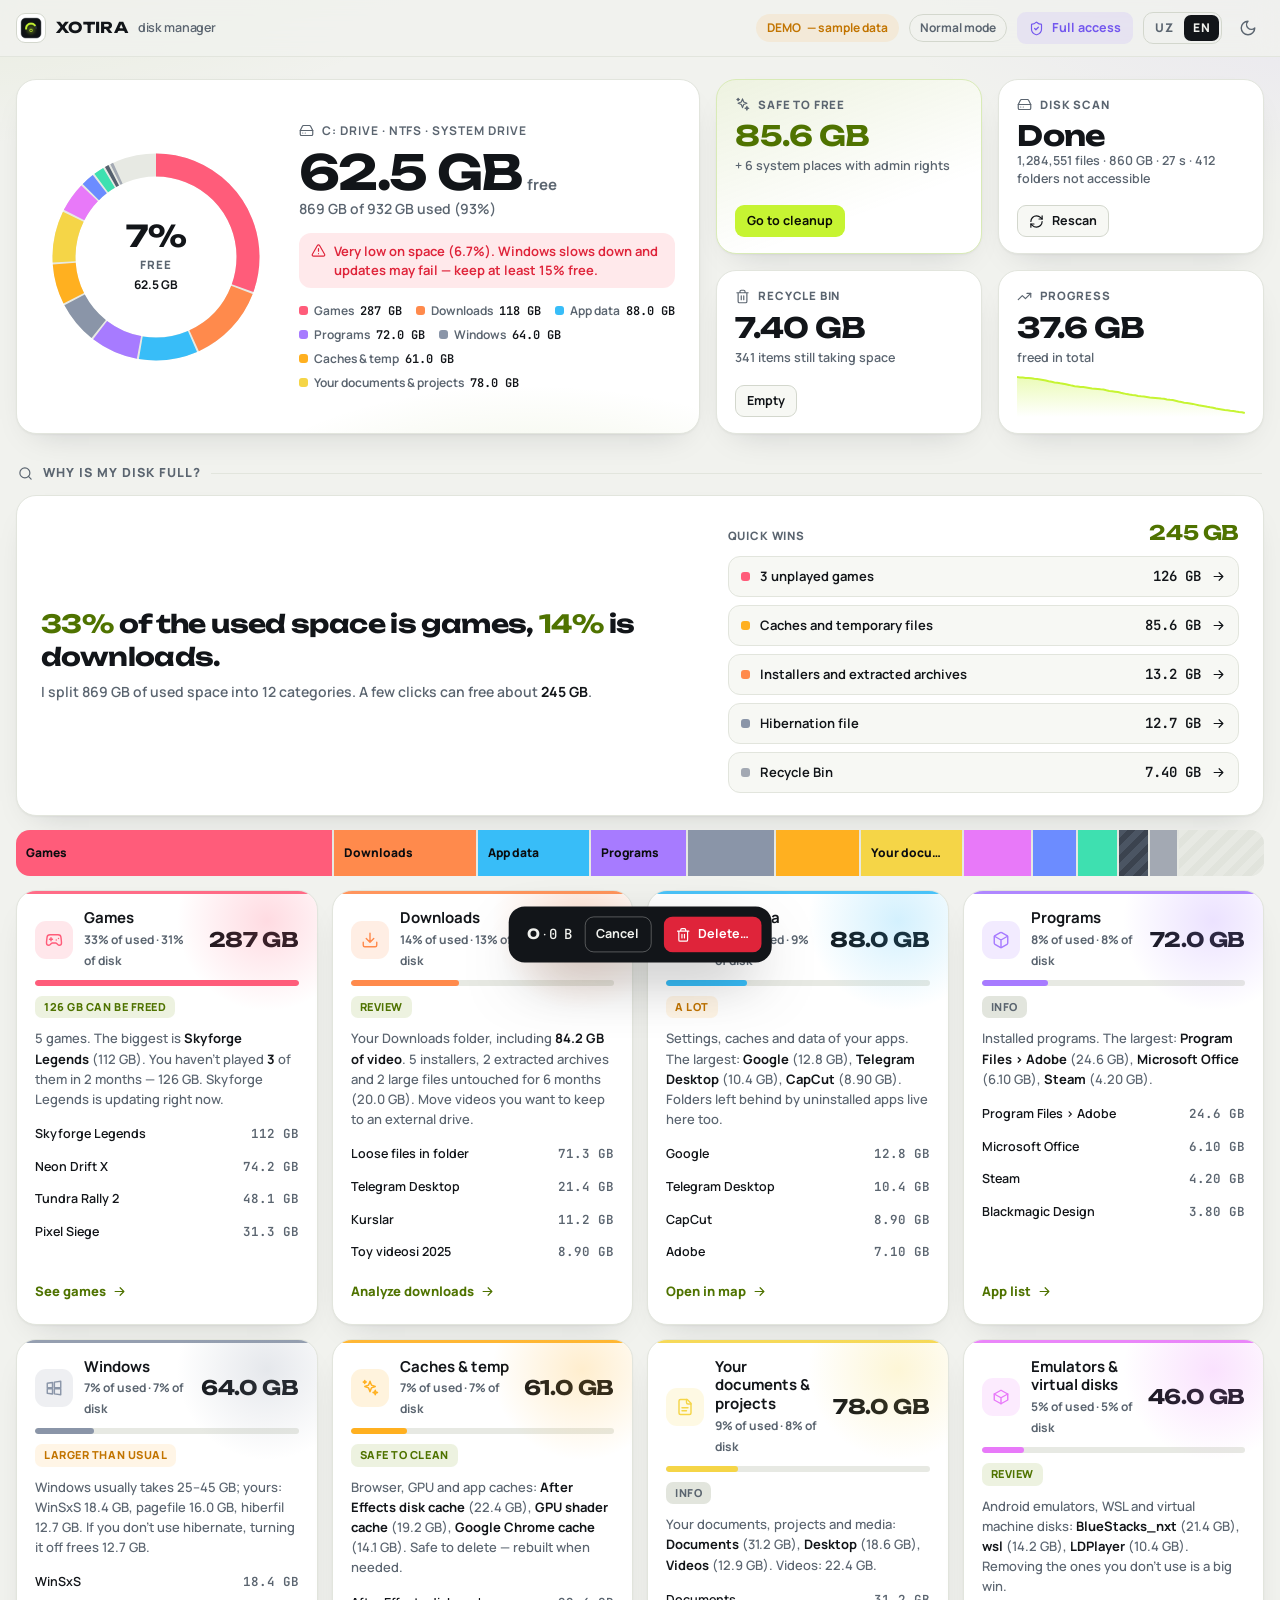
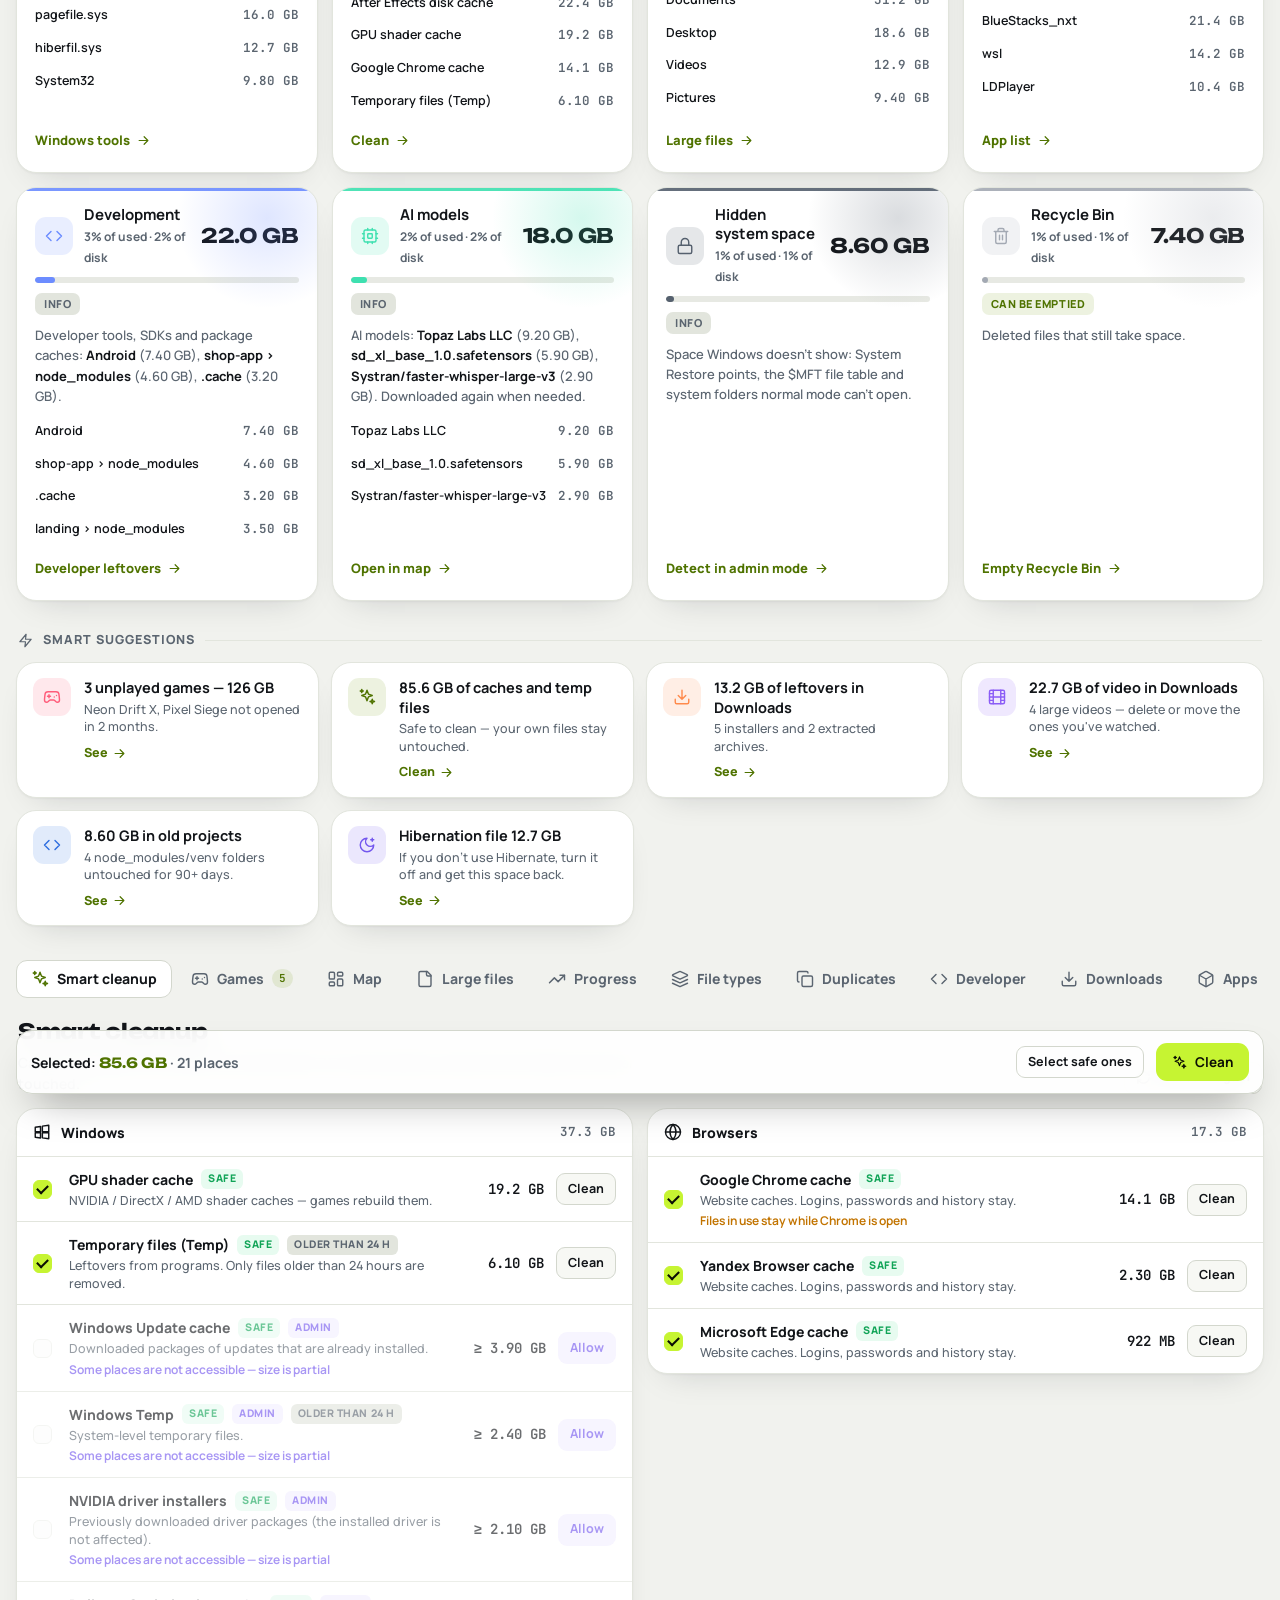
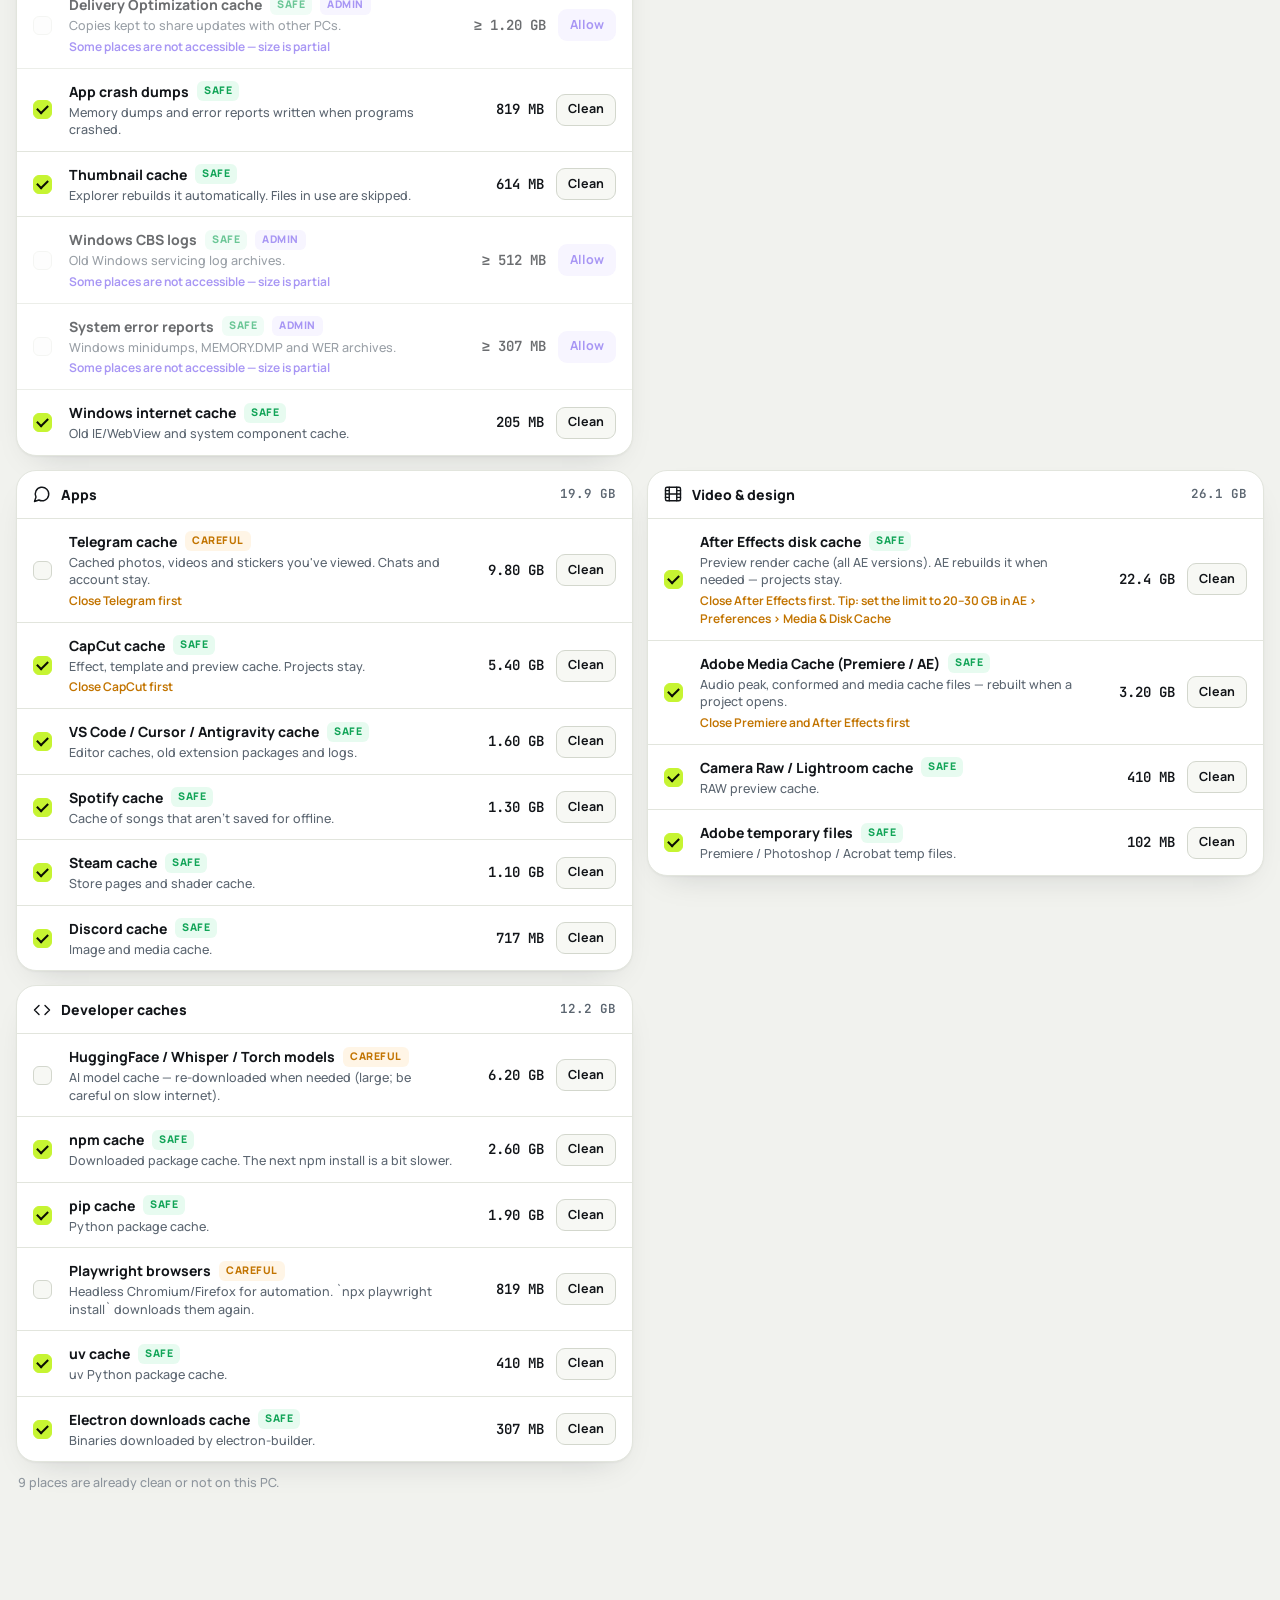
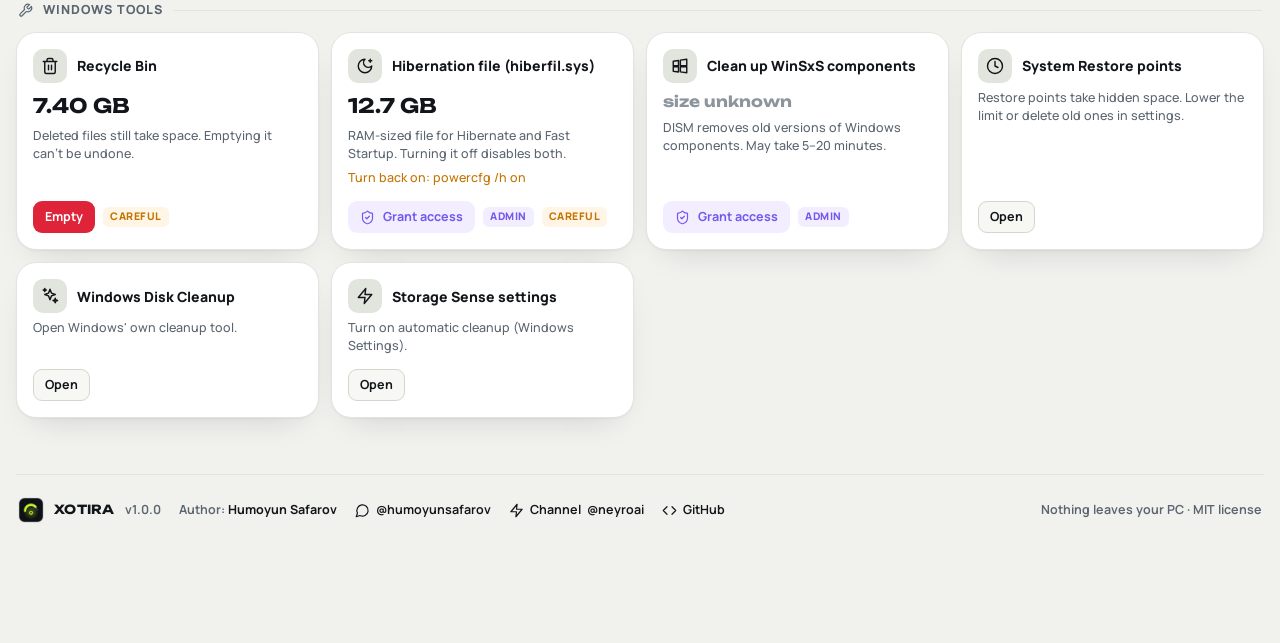
<file: index.html>
<!doctype html>
<html lang="uz">
<head>
<meta charset="utf-8">
<meta name="viewport" content="width=device-width, initial-scale=1, viewport-fit=cover">
<title>Xotira</title>
<meta name="description" content="Xotira — smart disk cleaner for Windows. Explains why your disk is full and frees space safely.">
<meta name="author" content="Humoyun Safarov">
<link rel="icon" type="image/png" sizes="256x256" href="assets/icon.png">
<meta name="theme-color" content="#08090c">
<link rel="stylesheet" href="assets/fonts/fonts.css">
<script>
  (function () {
    var t = null; try { t = localStorage.getItem('xotira-theme'); } catch (e) {}
    if (!t) t = matchMedia('(prefers-color-scheme: light)').matches ? 'light' : 'dark';
    document.documentElement.dataset.theme = t;
  })();
</script>
<style>
:root{
  --bg:#08090c; --bg-2:#0c0e12; --card:#111419; --card-2:#161a20; --hover:#1a1f26; --line:#20262e; --line-2:#2b323b;
  --text:#ebeff4; --muted:#8e99a6; --dim:#5d6773;
  --accent:#c6f432; --accent-2:#b2e01c; --accent-ink:#0b0e04; --accent-soft:rgba(198,244,50,.11); --accent-text:#c6f432;
  --ok:#3ddc84; --warn:#ffb340; --bad:#ff5468; --info:#6aa8ff; --violet:#a78bfa;
  --ok-soft:rgba(61,220,132,.12); --warn-soft:rgba(255,179,64,.13); --bad-soft:rgba(255,84,104,.13); --violet-soft:rgba(167,139,250,.15); --info-soft:rgba(106,168,255,.13);
  --r:20px; --r-sm:12px;
  --shadow:0 1px 0 rgba(255,255,255,.035) inset, 0 24px 48px -28px rgba(0,0,0,.75);
  --mix:80%; --tile-ink:#fff; --track:#1b2027;
  --font:'Manrope','Segoe UI Variable Text','Segoe UI',system-ui,sans-serif;
  --display:'Unbounded','Manrope','Segoe UI',sans-serif;
  --mono:'JetBrains Mono','Cascadia Mono',Consolas,monospace;
  color-scheme:dark;
}
:root[data-theme="light"]{
  --bg:#f1f2ee; --bg-2:#e8eae4; --card:#ffffff; --card-2:#f7f8f4; --hover:#f1f3ed; --line:#e2e5dd; --line-2:#d3d7cd;
  --text:#121519; --muted:#5b6570; --dim:#8c949c;
  --accent-soft:rgba(110,150,0,.12); --accent-text:#4f7300;
  --ok:#11a457; --warn:#c27400; --bad:#df243a; --info:#2f6fe0; --violet:#7357ee;
  --shadow:0 1px 2px rgba(20,25,30,.04), 0 14px 34px -20px rgba(20,25,30,.22);
  --mix:46%; --tile-ink:#10140c; --track:#e7e9e3;
  color-scheme:light;
}
*{box-sizing:border-box}
html{-webkit-text-size-adjust:100%}
body{margin:0;background:var(--bg);color:var(--text);font:500 14px/1.5 var(--font);min-height:100vh;overflow-x:hidden;
  background-image:radial-gradient(1100px 520px at -8% -18%, var(--accent-soft), transparent 60%), radial-gradient(900px 440px at 108% -8%, var(--violet-soft), transparent 60%);
  background-attachment:fixed}
button,input,select{font:inherit;color:inherit}
code{font-family:var(--mono);font-size:.92em;background:var(--line);padding:1px 6px;border-radius:6px}
.mono{font-family:var(--mono);font-variant-numeric:tabular-nums;letter-spacing:-.01em}
.muted{color:var(--muted)} .dim{color:var(--dim)}
svg.i{width:18px;height:18px;flex:none;stroke:currentColor;fill:none;stroke-width:1.9;stroke-linecap:round;stroke-linejoin:round}
svg.i.sm{width:15px;height:15px} svg.i.lg{width:22px;height:22px}

/* ---------- top bar + global progress line */
.top{position:sticky;top:0;z-index:30;display:flex;align-items:center;gap:10px;padding:12px max(16px,env(safe-area-inset-left));
  background:color-mix(in oklab,var(--bg) 82%,transparent);backdrop-filter:blur(14px);border-bottom:1px solid var(--line)}
.brand{display:flex;align-items:center;gap:10px;font-weight:800;letter-spacing:-.02em;min-width:0}
.brand .logo{width:30px;height:30px;border-radius:9px;background:var(--card);border:1px solid var(--line-2);display:grid;place-items:center;flex:none}
.brand b{font-family:var(--display);font-weight:700;font-size:15px;letter-spacing:.02em}
.brand span{color:var(--muted);font-weight:600;font-size:12.5px;white-space:nowrap}
.top .sp{flex:1}
.topline{position:absolute;left:0;right:0;bottom:-1px;height:2px;overflow:hidden;opacity:0;transition:opacity .3s}
.topline.on{opacity:1}
.topline i{display:block;height:100%;width:0;background:linear-gradient(90deg,transparent,var(--accent));transition:width .6s ease;box-shadow:0 0 12px var(--accent)}
.topline.ind i{width:30%!important;animation:ind 1.3s ease-in-out infinite}
.pill{display:inline-flex;align-items:center;gap:6px;padding:4px 10px;border-radius:999px;font-size:12px;font-weight:700;border:1px solid var(--line-2);color:var(--muted);white-space:nowrap}
.pill.ok{color:var(--ok);background:var(--ok-soft);border-color:transparent}
.pill.off{color:var(--bad);background:var(--bad-soft);border-color:transparent}
.pill.live{color:var(--accent-text);background:var(--accent-soft);border-color:transparent;cursor:pointer}
.pill.live::before{content:'';width:7px;height:7px;border-radius:50%;background:var(--accent);animation:pulse 1.2s ease-in-out infinite}
@keyframes pulse{50%{opacity:.25;transform:scale(.7)}}

/* ---------- buttons */
.btn{display:inline-flex;align-items:center;justify-content:center;gap:8px;height:38px;padding:0 15px;border-radius:11px;border:1px solid var(--line-2);
  background:var(--card-2);font-weight:700;font-size:13.5px;cursor:pointer;white-space:nowrap;transition:background .15s,border-color .15s,transform .08s,opacity .15s,box-shadow .2s}
.btn:hover{background:var(--hover);border-color:var(--dim)}
.btn:active{transform:translateY(1px)}
.btn:disabled{opacity:.45;cursor:not-allowed}
.btn.primary{background:var(--accent);color:var(--accent-ink);border-color:transparent}
.btn.primary:hover{background:var(--accent-2);box-shadow:0 8px 24px -10px var(--accent)}
.btn.danger{background:var(--bad);color:#fff;border-color:transparent}
.btn.danger:hover{filter:brightness(1.08)}
.btn.ghost{background:transparent}
.btn.sm{height:32px;padding:0 11px;font-size:12.5px;border-radius:9px}
.btn.violet{background:var(--violet-soft);color:var(--violet);border-color:transparent}
.ib{display:inline-grid;place-items:center;width:32px;height:32px;border-radius:9px;border:1px solid transparent;background:transparent;color:var(--muted);cursor:pointer}
.ib:hover{background:var(--hover);color:var(--text);border-color:var(--line-2)}
.ib.danger:hover{color:var(--bad)}
:focus-visible{outline:2px solid var(--accent);outline-offset:2px}

/* ---------- layout */
.wrap{max-width:1340px;margin:0 auto;padding:22px max(16px,env(safe-area-inset-left)) 120px}
.card{background:var(--card);border:1px solid var(--line);border-radius:var(--r);box-shadow:var(--shadow)}
.hero{display:grid;grid-template-columns:minmax(0,1.25fr) minmax(0,1fr);gap:16px}
.drive{padding:24px;display:grid;grid-template-columns:auto minmax(0,1fr);gap:28px;align-items:center;position:relative;overflow:hidden}
.drive::after{content:'';position:absolute;inset:auto -20% -60% 30%;height:260px;background:radial-gradient(closest-side,var(--accent-soft),transparent);pointer-events:none}
.donut-wrap{position:relative;width:230px;height:230px;flex:none}
.donut{width:100%;height:100%;transform:rotate(-90deg);overflow:visible}
.donut circle{fill:none;stroke-width:20}
.donut .trk{stroke:var(--track)}
.donut .seg{transition:stroke-dasharray 1s cubic-bezier(.2,.8,.2,1),stroke-width .2s,opacity .2s;cursor:pointer;pointer-events:stroke}
.donut.hov .seg{opacity:.45}
.donut .seg:hover,.donut .seg.hl{opacity:1;stroke-width:26}
.d-center{position:absolute;inset:0;display:grid;place-content:center;text-align:center;pointer-events:none;padding:44px}
.d-center b{font-family:var(--display);font-size:30px;font-weight:700;letter-spacing:-.03em;line-height:1}
.d-center span{color:var(--muted);font-size:11.5px;font-weight:800;margin-top:7px;text-transform:uppercase;letter-spacing:.08em;line-height:1.3}
.d-center em{font-style:normal;font-size:12px;font-weight:700;margin-top:4px;color:var(--text);line-height:1.3}
.eyebrow{display:flex;gap:8px;align-items:center;flex-wrap:wrap;color:var(--muted);font-size:12px;font-weight:700;text-transform:uppercase;letter-spacing:.08em}
.drive h1{font-family:var(--display);font-weight:700;font-size:clamp(30px,4.4vw,48px);letter-spacing:-.035em;margin:8px 0 2px;line-height:1.02}
.drive h1 small{font-family:var(--font);font-size:15px;color:var(--muted);font-weight:700;letter-spacing:0;margin-left:6px}
.drive .sub{margin:0 0 14px;color:var(--muted);font-weight:600}
.health{display:flex;gap:8px;align-items:flex-start;padding:9px 12px;border-radius:12px;font-weight:650;font-size:13px;line-height:1.4}
.health.bad{background:var(--bad-soft);color:var(--bad)} .health.warn{background:var(--warn-soft);color:var(--warn)} .health.ok{background:var(--ok-soft);color:var(--ok)}
.health svg{margin-top:1px}
.legend{display:flex;flex-wrap:wrap;gap:6px 14px;margin-top:14px;font-size:12px;color:var(--muted);font-weight:650}
.legend span{display:inline-flex;align-items:center;gap:6px;cursor:pointer;transition:color .15s}
.legend span:hover,.legend span.hl{color:var(--text)}
.legend i{width:9px;height:9px;border-radius:3px;background:var(--c)}
.legend b{font-family:var(--mono);font-weight:600;color:var(--text)}
.drive-chips{display:flex;gap:6px;flex-wrap:wrap}
.tiles{display:grid;grid-template-columns:1fr 1fr;gap:16px}
.tile{padding:16px 18px;display:flex;flex-direction:column;gap:5px;min-height:156px;position:relative;overflow:hidden}
.tile .t-h{display:flex;align-items:center;gap:8px;color:var(--muted);font-size:11.5px;font-weight:800;text-transform:uppercase;letter-spacing:.07em}
.tile .t-v{font-family:var(--display);font-weight:700;font-size:clamp(20px,2.4vw,28px);letter-spacing:-.025em;line-height:1.15;margin-top:2px}
.tile .t-s{color:var(--muted);font-size:12.5px;font-weight:600;line-height:1.4}
.tile .t-a{margin-top:auto;display:flex;gap:8px;flex-wrap:wrap;padding-top:8px}
.tile.accent{background:linear-gradient(160deg,var(--accent-soft),transparent 70%),var(--card);border-color:color-mix(in oklab,var(--accent) 30%,var(--line))}
.tile.accent .t-v{color:var(--accent-text)}
.tile.click{cursor:pointer;transition:border-color .15s,transform .15s}
.tile.click:hover{border-color:var(--line-2);transform:translateY(-2px)}
.scan-row{display:flex;align-items:center;gap:12px}
.mini-ring{width:46px;height:46px;flex:none;transform:rotate(-90deg)}
.mini-ring circle{fill:none;stroke-width:5}
.mini-ring .trk{stroke:var(--track)}
.mini-ring .fg{stroke:var(--accent);stroke-linecap:round;transition:stroke-dasharray .6s}
.spark{width:100%;height:46px;margin-top:auto;display:block}
.prog-line{height:6px;border-radius:99px;background:var(--track);overflow:hidden;margin-top:4px}
.prog-line i{display:block;height:100%;background:var(--accent);border-radius:99px;transition:width .5s}
.prog-line.ind i{width:35%!important;animation:ind 1.2s ease-in-out infinite}
@keyframes ind{0%{transform:translateX(-100%)}100%{transform:translateX(300%)}}
.scan-cur{font-family:var(--mono);font-size:11px;color:var(--dim);white-space:nowrap;overflow:hidden;text-overflow:ellipsis;direction:rtl;text-align:left}

/* ---------- section titles */
.sec-title{display:flex;align-items:center;gap:10px;margin:30px 2px 12px;font-weight:800;font-size:12.5px;color:var(--muted);text-transform:uppercase;letter-spacing:.08em}
.sec-title .line{flex:1;height:1px;background:var(--line)}

/* ---------- diagnosis */
.diag-head{padding:22px 24px;display:grid;grid-template-columns:minmax(0,1.3fr) minmax(0,1fr);gap:22px;align-items:center;position:relative;overflow:hidden}
.diag-head h2{margin:0;font-family:var(--display);font-weight:700;font-size:clamp(19px,2.3vw,25px);letter-spacing:-.025em;line-height:1.3}
.diag-head h2 em{font-style:normal;color:var(--accent-text)}
.diag-head p{margin:8px 0 0;color:var(--muted);font-weight:600;line-height:1.55}
.wins{display:flex;flex-direction:column;gap:8px}
.wins .w-h{font-size:11.5px;font-weight:800;color:var(--muted);text-transform:uppercase;letter-spacing:.07em;display:flex;justify-content:space-between;align-items:baseline}
.wins .w-h b{font-family:var(--display);font-size:20px;color:var(--accent-text);letter-spacing:-.02em;text-transform:none}
.win{display:flex;align-items:center;gap:10px;padding:9px 12px;border-radius:12px;background:var(--card-2);border:1px solid var(--line);cursor:pointer;transition:border-color .15s,transform .12s}
.win:hover{border-color:var(--c,var(--line-2));transform:translateX(2px)}
.win i{width:9px;height:9px;border-radius:3px;background:var(--c);flex:none}
.win span{flex:1;font-weight:650;font-size:13px;min-width:0;overflow:hidden;text-overflow:ellipsis;white-space:nowrap}
.win b{font-family:var(--mono);font-weight:600}
.strip{display:flex;height:46px;border-radius:14px;overflow:hidden;margin:14px 0;background:var(--track);gap:2px}
.strip > div{position:relative;min-width:3px;background:var(--c);display:flex;align-items:center;padding:0 10px;overflow:hidden;cursor:pointer;transition:filter .15s,flex-grow .6s;color:#0b0d10}
.strip > div:hover{filter:brightness(1.12)}
.strip > div span{font-size:12px;font-weight:800;white-space:nowrap;overflow:hidden;text-overflow:ellipsis}
.strip > div.free{background:repeating-linear-gradient(135deg,var(--track) 0 7px,color-mix(in oklab,var(--track) 70%,var(--line-2)) 7px 14px);color:var(--muted)}
.strip > div.hid{background:repeating-linear-gradient(135deg,#4b5563 0 6px,#3b434f 6px 12px);color:#d5dae1}
.bgrid{display:grid;grid-template-columns:repeat(auto-fill,minmax(min(100%,300px),1fr));gap:14px}
.bcard{padding:18px;display:flex;flex-direction:column;gap:10px;position:relative;overflow:hidden;transition:border-color .2s,transform .2s}
.bcard::before{content:'';position:absolute;inset:0 0 auto 0;height:3px;background:var(--c);opacity:.9}
.bcard::after{content:'';position:absolute;right:-40px;top:-60px;width:180px;height:180px;border-radius:50%;background:radial-gradient(closest-side,color-mix(in oklab,var(--c) 22%,transparent),transparent);pointer-events:none}
.bcard:hover{border-color:color-mix(in oklab,var(--c) 45%,var(--line));transform:translateY(-2px)}
.bc-h{display:flex;align-items:center;gap:11px}
.bc-ic{width:38px;height:38px;border-radius:11px;display:grid;place-items:center;color:var(--c);background:color-mix(in oklab,var(--c) 15%,transparent);flex:none}
.bc-h b{display:block;font-size:15px;line-height:1.25}
.bc-h small{color:var(--muted);font-weight:700;font-size:12px}
.bc-z{margin-left:auto;font-family:var(--display);font-weight:700;font-size:20px;letter-spacing:-.02em;white-space:nowrap}
.bc-bar{height:6px;border-radius:99px;background:var(--track);overflow:hidden}
.bc-bar i{display:block;height:100%;background:var(--c);border-radius:99px;transition:width .9s cubic-bezier(.2,.8,.2,1)}
.tone{align-self:flex-start;display:inline-flex;align-items:center;gap:5px;font-size:11px;font-weight:800;padding:3px 9px;border-radius:7px;text-transform:uppercase;letter-spacing:.05em}
.tone.ok{background:var(--ok-soft);color:var(--ok)} .tone.warn{background:var(--warn-soft);color:var(--warn)}
.tone.act{background:var(--accent-soft);color:var(--accent-text)} .tone.info{background:var(--line);color:var(--muted)}
.bc-t{margin:0;color:var(--muted);font-size:13px;line-height:1.55;font-weight:550}
.bc-t b{color:var(--text);font-weight:700}
.bc-items{list-style:none;margin:0;padding:0;display:flex;flex-direction:column;gap:2px}
.bc-items li{display:flex;justify-content:space-between;gap:10px;padding:6px 8px;margin:0 -8px;border-radius:8px;font-size:12.5px;cursor:pointer}
.bc-items li:hover{background:var(--hover)}
.bc-items li span{overflow:hidden;text-overflow:ellipsis;white-space:nowrap;font-weight:600}
.bc-items li b{font-family:var(--mono);font-weight:600;color:var(--muted);flex:none}
.bc-cta{margin-top:auto;align-self:flex-start;display:inline-flex;gap:6px;align-items:center;border:0;background:none;padding:4px 0;font-weight:800;font-size:13px;color:var(--accent-text);cursor:pointer}
.bc-cta:hover{gap:9px}
.skel{border-radius:8px;background:linear-gradient(90deg,var(--line),var(--line-2),var(--line));background-size:200% 100%;animation:sh 1.4s infinite}
@keyframes sh{0%{background-position:200% 0}100%{background-position:-200% 0}}

/* ---------- advice */
.advice{display:grid;grid-template-columns:repeat(auto-fill,minmax(min(100%,250px),1fr));gap:12px}
.adv{padding:15px 16px;display:flex;gap:13px;align-items:flex-start;cursor:pointer;transition:border-color .15s,transform .15s}
.adv:hover{border-color:var(--line-2);transform:translateY(-2px)}
.adv .a-ic{width:38px;height:38px;border-radius:11px;display:grid;place-items:center;background:var(--c-soft,var(--accent-soft));color:var(--c,var(--accent-text));flex:none}
.adv b{display:block;font-size:14.5px;line-height:1.35}
.adv p{margin:3px 0 0;color:var(--muted);font-size:12.5px;line-height:1.4}
.adv .a-go{margin-top:8px;font-size:12.5px;font-weight:800;color:var(--accent-text);display:inline-flex;gap:4px;align-items:center}

/* ---------- tabs */
.tabs{position:sticky;top:55px;z-index:20;display:flex;gap:4px;overflow-x:auto;scrollbar-width:none;margin:28px -4px 0;padding:6px 4px;
  background:color-mix(in oklab,var(--bg) 88%,transparent);backdrop-filter:blur(12px)}
.tabs::-webkit-scrollbar{display:none}
.tab{display:inline-flex;align-items:center;gap:8px;height:38px;padding:0 14px;border-radius:11px;border:1px solid transparent;background:transparent;color:var(--muted);font-weight:750;cursor:pointer;white-space:nowrap;flex:none}
.tab:hover{color:var(--text);background:var(--card)}
.tab.on{background:var(--card);color:var(--text);border-color:var(--line-2)}
.tab.on svg{color:var(--accent-text)}
.tab .cnt{font-family:var(--mono);font-size:11px;padding:1px 7px;border-radius:99px;background:var(--line);color:var(--muted)}
.tab .cnt.hot{background:var(--accent-soft);color:var(--accent-text)}
.panel{display:none;margin-top:12px}
.panel.on{display:block;animation:fade .25s ease}
@keyframes fade{from{opacity:0;transform:translateY(4px)}to{opacity:1;transform:none}}
.panel-head{display:flex;align-items:flex-end;justify-content:space-between;gap:14px;flex-wrap:wrap;margin:6px 2px 14px}
.panel-head h2{margin:0;font-family:var(--display);font-weight:700;font-size:21px;letter-spacing:-.02em}
.panel-head p{margin:4px 0 0;color:var(--muted);font-weight:600;max-width:680px}
.head-actions{display:flex;gap:8px;flex-wrap:wrap}

/* ---------- smart */
.sgroups{display:grid;grid-template-columns:repeat(auto-fit,minmax(min(100%,520px),1fr));gap:14px;align-items:start}
.sgroup{overflow:hidden}
.sg-h{display:flex;align-items:center;gap:10px;padding:13px 16px;border-bottom:1px solid var(--line);font-weight:800}
.sg-h .sg-t{margin-left:auto;font-family:var(--mono);color:var(--muted);font-size:12.5px}
.srow{display:grid;grid-template-columns:24px minmax(0,1fr) auto auto;gap:12px;align-items:center;padding:12px 16px;border-bottom:1px solid var(--line);cursor:pointer;transition:background .12s}
.srow:last-child{border-bottom:0}
.srow:hover{background:var(--hover)}
.srow.off{cursor:default;opacity:.62}
.srow .s-t{font-weight:750;display:flex;gap:8px;align-items:center;flex-wrap:wrap}
.srow .s-d{color:var(--muted);font-size:12.5px;line-height:1.4;margin-top:2px}
.srow .s-n{color:var(--warn);font-size:12px;font-weight:650;margin-top:3px}
.srow .s-z{font-family:var(--mono);font-weight:600;text-align:right;min-width:78px}
.badge{display:inline-flex;align-items:center;gap:4px;font-size:10.5px;font-weight:800;padding:2px 7px;border-radius:6px;text-transform:uppercase;letter-spacing:.05em;white-space:nowrap}
.badge.safe{background:var(--ok-soft);color:var(--ok)} .badge.care{background:var(--warn-soft);color:var(--warn)}
.badge.admin{background:var(--violet-soft);color:var(--violet)} .badge.info{background:var(--info-soft);color:var(--info)}
.badge.gray{background:var(--line);color:var(--muted)} .badge.bad{background:var(--bad-soft);color:var(--bad)}
input[type=checkbox]{appearance:none;width:19px;height:19px;border-radius:6px;border:1.6px solid var(--line-2);background:var(--card-2);display:grid;place-items:center;cursor:pointer;margin:0;transition:all .12s;flex:none}
input[type=checkbox]:checked{background:var(--accent);border-color:var(--accent)}
input[type=checkbox]:checked::after{content:'';width:9px;height:5px;border:2.4px solid var(--accent-ink);border-top:0;border-right:0;transform:rotate(-45deg) translate(1px,-1px)}
input[type=checkbox]:disabled{opacity:.4;cursor:not-allowed}
.tools{display:grid;grid-template-columns:repeat(auto-fill,minmax(min(100%,250px),1fr));gap:12px}
.tool{padding:16px;display:flex;flex-direction:column;gap:6px}
.tool .tl-h{display:flex;align-items:center;gap:10px;font-weight:800}
.tool .tl-h .ic{width:34px;height:34px;border-radius:10px;display:grid;place-items:center;background:var(--line);color:var(--text);flex:none}
.tool p{margin:0;color:var(--muted);font-size:12.5px;line-height:1.45}
.tool .tl-z{font-family:var(--display);font-weight:700;font-size:20px;margin-top:2px}
.tool .tl-a{margin-top:auto;padding-top:8px;display:flex;gap:8px;align-items:center;flex-wrap:wrap}
.clean-note{margin:12px 2px 0;color:var(--dim);font-size:12.5px}
.stickybar{position:sticky;bottom:14px;z-index:15;margin-top:14px;display:flex;align-items:center;gap:12px;padding:12px 14px;border-radius:16px;
  background:color-mix(in oklab,var(--card) 92%,transparent);backdrop-filter:blur(14px);border:1px solid var(--line-2);box-shadow:0 20px 40px -20px rgba(0,0,0,.5)}
.stickybar .sb-t{font-weight:700}
.stickybar .sb-t b{font-family:var(--display);color:var(--accent-text)}
.stickybar .sp{flex:1}

/* ---------- games */
.ggrid{display:grid;grid-template-columns:repeat(auto-fill,minmax(min(100%,330px),1fr));gap:14px}
.game{overflow:hidden;display:flex;flex-direction:column;transition:transform .2s,border-color .2s}
.game:hover{transform:translateY(-3px);border-color:var(--line-2)}
.g-cover{position:relative;aspect-ratio:16/7;background:linear-gradient(135deg,#2a1f3d,#14202b);overflow:hidden}
.g-cover img{width:100%;height:100%;object-fit:cover;display:block;transition:transform .5s}
.game:hover .g-cover img{transform:scale(1.04)}
.g-cover::after{content:'';position:absolute;inset:0;background:linear-gradient(180deg,transparent 35%,rgba(5,6,8,.85))}
.g-cover .g-name{position:absolute;left:16px;right:16px;bottom:12px;z-index:1;color:#fff;font-family:var(--display);font-weight:700;font-size:17px;letter-spacing:-.01em;text-shadow:0 2px 12px rgba(0,0,0,.6);line-height:1.2}
.g-cover .g-badges{position:absolute;top:10px;left:10px;right:10px;z-index:1;display:flex;gap:6px;justify-content:space-between}
.g-cover .badge{backdrop-filter:blur(8px);background:rgba(10,12,15,.6);color:#e6ebf0}
.g-cover .badge.care{background:rgba(255,179,64,.88);color:#1a1205}
.g-cover .badge.bad{background:rgba(255,84,104,.9);color:#fff}
.g-cover .badge.live{background:rgba(198,244,50,.92);color:#0b0e04}
.g-body{padding:14px 16px 16px;display:flex;flex-direction:column;gap:10px;flex:1}
.g-stats{display:grid;grid-template-columns:repeat(3,1fr);gap:8px}
.g-stats div{background:var(--card-2);border:1px solid var(--line);border-radius:11px;padding:8px 10px;min-width:0}
.g-stats small{display:block;color:var(--dim);font-size:10.5px;font-weight:800;text-transform:uppercase;letter-spacing:.06em}
.g-stats b{display:block;font-family:var(--mono);font-weight:600;font-size:13.5px;white-space:nowrap;overflow:hidden;text-overflow:ellipsis}
.g-acts{display:flex;gap:8px;margin-top:auto;flex-wrap:wrap}
.g-sum{display:flex;gap:10px;flex-wrap:wrap;margin-bottom:14px}
.g-sum .card{padding:12px 16px;display:flex;flex-direction:column;gap:2px;min-width:150px;flex:1}
.g-sum small{color:var(--muted);font-size:11.5px;font-weight:800;text-transform:uppercase;letter-spacing:.06em}
.g-sum b{font-family:var(--display);font-size:20px;letter-spacing:-.02em}

/* ---------- lists */
.list{overflow:hidden}
.lhead,.row{display:grid;grid-template-columns:28px minmax(0,1fr) auto 92px 104px 74px;grid-template-areas:"ck nm meta sz dt acts";gap:12px;align-items:center;padding:0 14px}
.lhead{height:38px;border-bottom:1px solid var(--line);color:var(--dim);font-size:11.5px;font-weight:800;text-transform:uppercase;letter-spacing:.07em}
.lhead .sz,.lhead .dt{text-align:right}
.row{min-height:52px;border-bottom:1px solid var(--line);position:relative;transition:background .1s}
.row:last-child{border-bottom:0}
.row:hover{background:var(--hover)}
.row.sel{background:var(--accent-soft)}
.row .ck{grid-area:ck;display:grid;place-items:center;color:var(--dim)}
.row .nm{grid-area:nm;display:flex;align-items:center;gap:11px;min-width:0;padding:7px 0}
.row .nm .ico{width:32px;height:32px;border-radius:9px;display:grid;place-items:center;flex:none;color:var(--c);background:color-mix(in oklab,var(--c) 15%,transparent)}
.row .nm-t{min-width:0}
.row .nm-t b{display:block;font-weight:700;white-space:nowrap;overflow:hidden;text-overflow:ellipsis}
.row .nm-t small{display:block;color:var(--dim);font-size:11.5px;white-space:nowrap;overflow:hidden;text-overflow:ellipsis}
.row .nm-t small.p{direction:rtl;text-align:left}
.row.dirrow .nm-t b{cursor:pointer}
.row.dirrow .nm-t b:hover{color:var(--accent-text)}
.row .meta{grid-area:meta;display:flex;gap:6px;justify-content:flex-end;flex-wrap:wrap}
.row .sz{grid-area:sz;text-align:right;font-family:var(--mono);font-weight:600}
.row .dt{grid-area:dt;text-align:right;color:var(--muted);font-size:12.5px;white-space:nowrap}
.row .acts{grid-area:acts;display:flex;justify-content:flex-end;gap:2px}
.row .pct{position:absolute;left:0;bottom:-1px;height:2px;background:var(--accent);opacity:.75;border-radius:0 2px 2px 0}
.empty{padding:40px 20px;text-align:center;color:var(--muted)}
.empty b{display:block;color:var(--text);font-size:15px;margin-bottom:4px}
.more{display:flex;justify-content:center;padding:12px}

/* ---------- map */
.crumbs{display:flex;align-items:center;gap:2px;flex-wrap:wrap;font-weight:700;min-width:0}
.crumbs a{padding:5px 8px;border-radius:8px;color:var(--muted);cursor:pointer;text-decoration:none;white-space:nowrap;max-width:240px;overflow:hidden;text-overflow:ellipsis}
.crumbs a:hover{background:var(--card);color:var(--text)}
.crumbs a:last-child{color:var(--text)}
.crumbs .s{color:var(--dim)}
.map-sum{color:var(--muted);font-weight:600;margin-top:4px}
.treemap{position:relative;height:min(46vh,460px);min-height:260px;border-radius:var(--r);overflow:hidden;background:var(--card);border:1px solid var(--line);margin-bottom:14px}
.tm{position:absolute;border:1.5px solid var(--bg);border-radius:7px;overflow:hidden;padding:7px 9px;cursor:pointer;color:var(--tile-ink);
  background:color-mix(in oklab,var(--c) var(--mix),var(--card));transition:filter .12s}
.tm:hover{filter:brightness(1.15) saturate(1.1)}
:root[data-theme="light"] .tm:hover{filter:brightness(.96)}
.tm b{display:block;font-size:12.5px;font-weight:800;white-space:nowrap;overflow:hidden;text-overflow:ellipsis;line-height:1.25}
.tm span{display:block;font-family:var(--mono);font-size:11px;opacity:.82;white-space:nowrap}
.tm.sel{outline:3px solid var(--accent);outline-offset:-3px}
.tm.f{background-image:repeating-linear-gradient(135deg,transparent 0 8px,rgba(255,255,255,.04) 8px 16px)}
.tip{position:fixed;z-index:60;pointer-events:none;background:var(--card-2);border:1px solid var(--line-2);border-radius:11px;padding:9px 12px;font-size:12.5px;max-width:340px;box-shadow:0 18px 40px -16px rgba(0,0,0,.6);display:none}
.tip b{display:block;word-break:break-all}
.tip .mono{color:var(--accent-text)}

/* ---------- filters */
.filters{display:flex;gap:8px;flex-wrap:wrap;align-items:center;margin-bottom:12px}
.chip{height:32px;padding:0 12px;border-radius:99px;border:1px solid var(--line-2);background:var(--card);font-weight:700;font-size:12.5px;cursor:pointer;display:inline-flex;align-items:center;gap:7px;color:var(--muted)}
.chip i{width:8px;height:8px;border-radius:3px;background:var(--c)}
.chip:hover{color:var(--text)}
.chip.on{background:var(--text);color:var(--bg);border-color:var(--text)}
.sel-in,.search{height:34px;border-radius:10px;border:1px solid var(--line-2);background:var(--card);padding:0 10px;font-weight:650;font-size:13px}
.search{min-width:200px;flex:1;max-width:320px}
.search:focus,.sel-in:focus{outline:2px solid var(--accent-soft);border-color:var(--accent-2)}

/* ---------- types */
.types{display:grid;grid-template-columns:minmax(0,1.1fr) minmax(0,1fr);gap:14px;align-items:start}
.tcat{display:grid;grid-template-columns:34px minmax(0,1fr) auto;gap:12px;align-items:center;padding:12px 16px;border-bottom:1px solid var(--line);cursor:pointer}
.tcat:last-child{border-bottom:0}
.tcat:hover{background:var(--hover)}
.tcat .ico{width:34px;height:34px;border-radius:10px;display:grid;place-items:center;color:var(--c);background:color-mix(in oklab,var(--c) 15%,transparent)}
.tcat .bar{height:6px;border-radius:99px;background:var(--track);margin-top:7px;overflow:hidden}
.tcat .bar i{display:block;height:100%;background:var(--c);border-radius:99px}
.tcat small{color:var(--dim);font-size:11.5px}
.ext-row{display:grid;grid-template-columns:minmax(0,1fr) 80px 90px;gap:10px;padding:9px 16px;border-bottom:1px solid var(--line);font-size:13px;align-items:center}
.ext-row:last-child{border-bottom:0}
.ext-row .e{display:flex;align-items:center;gap:8px;font-weight:700}
.ext-row .e i{width:8px;height:8px;border-radius:3px;background:var(--c)}

/* ---------- dups / groups */
.dgroup{margin-bottom:12px;overflow:hidden}
.dg-h{display:flex;align-items:center;gap:10px;padding:11px 14px;border-bottom:1px solid var(--line);flex-wrap:wrap}
.dg-h b{font-family:var(--mono)}
.dg-h .sp{flex:1}

/* ---------- progress tab */
.kpis{display:grid;grid-template-columns:repeat(auto-fill,minmax(min(100%,220px),1fr));gap:12px;margin-bottom:14px}
.kpi{padding:16px 18px;display:flex;flex-direction:column;gap:4px}
.kpi small{color:var(--muted);font-size:11.5px;font-weight:800;text-transform:uppercase;letter-spacing:.07em}
.kpi b{font-family:var(--display);font-size:26px;letter-spacing:-.025em;line-height:1.15}
.kpi span{color:var(--muted);font-size:12.5px;font-weight:600}
.kpi.hero b{color:var(--accent-text)}
.chart-card{padding:18px 18px 10px;margin-bottom:14px}
.chart-card h3,.pcard h3{margin:0 0 4px;font-size:15px;font-weight:800;display:flex;align-items:center;gap:8px}
.chart-card p{margin:0 0 10px;color:var(--muted);font-size:12.5px;font-weight:600}
#chart{width:100%;height:240px;position:relative}
#chart svg{display:block;width:100%;height:100%;overflow:visible}
#chart .ax{fill:var(--dim);font:600 11px var(--mono)}
#chart .gl{stroke:var(--line);stroke-dasharray:3 5}
#chart .ln{fill:none;stroke:var(--accent);stroke-width:2.4;stroke-linejoin:round;stroke-linecap:round}
#chart .ev{fill:var(--card);stroke:var(--accent);stroke-width:2.5;cursor:pointer}
#chart .ev.del{stroke:var(--violet)}
#chart .evl{stroke:var(--accent);stroke-opacity:.35;stroke-dasharray:2 4}
#chart .now{fill:var(--accent)}
#chart .nowr{fill:var(--accent);opacity:.25;animation:pulse 1.6s ease-in-out infinite;transform-box:fill-box;transform-origin:center}
.pgrid{display:grid;grid-template-columns:minmax(0,1fr) minmax(0,1fr);gap:14px;align-items:start}
.pcard{padding:18px}
.pcard > p{margin:0 0 12px;color:var(--muted);font-size:12.5px;font-weight:600}
.delta{display:grid;grid-template-columns:minmax(0,1fr) auto;gap:4px 12px;padding:9px 0;border-bottom:1px solid var(--line);align-items:center;cursor:pointer}
.delta:last-child{border-bottom:0}
.delta:hover b{color:var(--accent-text)}
.delta b{font-weight:700;font-size:13px;overflow:hidden;text-overflow:ellipsis;white-space:nowrap}
.delta small{grid-column:1;color:var(--dim);font-size:11.5px;overflow:hidden;text-overflow:ellipsis;white-space:nowrap;direction:rtl;text-align:left}
.delta .dv{grid-row:1/3;grid-column:2;font-family:var(--mono);font-weight:600;font-size:13.5px;text-align:right}
.delta .dv.up{color:var(--bad)} .delta .dv.down{color:var(--ok)}
.delta .db{grid-column:1/3;height:4px;border-radius:99px;background:var(--track);overflow:hidden}
.delta .db i{display:block;height:100%;border-radius:99px}
.tl{list-style:none;margin:0;padding:0;position:relative}
.tl::before{content:'';position:absolute;left:15px;top:6px;bottom:6px;width:2px;background:var(--line)}
.tl li{display:grid;grid-template-columns:32px minmax(0,1fr) auto;gap:10px;padding:8px 0;align-items:start;position:relative}
.tl .dot{width:32px;height:32px;border-radius:10px;display:grid;place-items:center;background:var(--card-2);border:1px solid var(--line-2);color:var(--c,var(--accent-text));z-index:1}
.tl b{display:block;font-size:13px;line-height:1.35}
.tl small{color:var(--dim);font-size:11.5px;font-weight:600}
.tl .v{font-family:var(--mono);font-weight:600;color:var(--accent-text);white-space:nowrap}

/* ---------- modal / live progress */
.scrim{position:fixed;inset:0;z-index:80;background:rgba(4,6,8,.62);backdrop-filter:blur(4px);display:none;align-items:center;justify-content:center;padding:16px}
.scrim.on{display:flex;animation:fade .18s}
.modal{width:min(580px,100%);max-height:calc(100vh - 32px);overflow:auto;padding:22px}
.modal h3{margin:0 0 6px;font-family:var(--display);font-size:19px;letter-spacing:-.02em}
.modal .m-body{color:var(--muted);font-weight:600}
.modal .m-body ul.plain{margin:10px 0;padding:0;list-style:none;max-height:200px;overflow:auto;border:1px solid var(--line);border-radius:12px}
.modal .m-body ul.plain li{display:flex;justify-content:space-between;gap:12px;padding:8px 12px;border-bottom:1px solid var(--line);font-size:12.5px}
.modal .m-body ul.plain li:last-child{border-bottom:0}
.modal .m-body ul.plain li span:first-child{overflow:hidden;text-overflow:ellipsis;white-space:nowrap;color:var(--text)}
.modal .m-acts{display:flex;gap:8px;justify-content:flex-end;margin-top:18px;flex-wrap:wrap}
.opt{display:flex;gap:12px;align-items:flex-start;padding:12px 14px;border:1.5px solid var(--line-2);border-radius:13px;margin-top:8px;cursor:pointer}
.opt:has(input:checked){border-color:var(--accent-2);background:var(--accent-soft)}
.opt input{margin-top:3px;accent-color:var(--accent-2)}
.opt b{color:var(--text);display:block}
.opt span{font-size:12.5px}
.big-total{font-family:var(--display);font-size:32px;color:var(--text);letter-spacing:-.03em;margin:6px 0 2px;line-height:1.1}
.warnbox{margin-top:10px;padding:10px 12px;border-radius:11px;background:var(--warn-soft);color:var(--warn);font-size:12.5px}
.infobox{margin-top:10px;padding:10px 12px;border-radius:11px;background:var(--info-soft);color:var(--info);font-size:12.5px}
.live{text-align:center;padding:6px 0 0}
.live-num{font-family:var(--display);font-weight:700;font-size:44px;letter-spacing:-.04em;color:var(--accent-text);line-height:1}
.live-sub{color:var(--muted);font-weight:700;margin-top:6px;font-size:13px}
.live .prog-line{height:8px;margin:16px 0 4px}
.live-items{list-style:none;margin:14px 0 0;padding:0;text-align:left;max-height:240px;overflow:auto}
.live-items li{display:grid;grid-template-columns:22px minmax(0,1fr) auto;gap:10px;align-items:center;padding:7px 2px;border-bottom:1px solid var(--line);font-size:13px}
.live-items li:last-child{border-bottom:0}
.live-items li span:nth-child(2){overflow:hidden;text-overflow:ellipsis;white-space:nowrap;color:var(--text)}
.live-items li .mono{font-size:12px}
.live-items li.wait{opacity:.5}
.live-items li.done .mono{color:var(--accent-text)}
.st{width:18px;height:18px;border-radius:50%;display:grid;place-items:center}
.st.run{border:2.5px solid var(--line-2);border-top-color:var(--accent);animation:rot .7s linear infinite}
.st.done{background:var(--accent);color:var(--accent-ink)}
.st.done svg{width:12px;height:12px;stroke-width:3}
.st.wait{border:2px dashed var(--line-2)}
.st.skip{background:var(--line);color:var(--muted)}
.live-cur{font-family:var(--mono);font-size:11px;color:var(--dim);margin-top:10px;white-space:nowrap;overflow:hidden;text-overflow:ellipsis;direction:rtl;text-align:left;min-height:16px}
.done-box{text-align:center;position:relative;padding:10px 0 4px}
.done-box .ring{position:absolute;left:50%;top:38px;width:120px;height:120px;margin:-60px 0 0 -60px;border-radius:50%;border:2px solid var(--accent);opacity:0;animation:burst 1.1s ease-out .1s}
@keyframes burst{0%{transform:scale(.3);opacity:.9}100%{transform:scale(2.4);opacity:0}}
.done-box .live-num{animation:pop .5s cubic-bezier(.2,1.4,.4,1)}
@keyframes pop{0%{transform:scale(.6);opacity:0}100%{transform:none;opacity:1}}
.ba{display:grid;gap:8px;margin-top:16px;text-align:left}
.ba div{display:grid;grid-template-columns:70px minmax(0,1fr) 84px;gap:10px;align-items:center;font-size:12.5px;font-weight:700}
.ba .bar{height:10px;border-radius:99px;background:var(--track);overflow:hidden}
.ba .bar i{display:block;height:100%;border-radius:99px;background:var(--dim);transition:width 1s cubic-bezier(.2,.8,.2,1)}
.ba .now .bar i{background:var(--accent)}
.ba .mono{text-align:right}
.toasts{position:fixed;right:16px;bottom:16px;z-index:90;display:flex;flex-direction:column;gap:8px;max-width:min(420px,calc(100vw - 32px))}
.toast{padding:12px 14px;border-radius:13px;background:var(--card-2);border:1px solid var(--line-2);box-shadow:0 18px 40px -16px rgba(0,0,0,.6);font-weight:650;display:flex;gap:10px;align-items:flex-start;animation:fade .2s}
.toast.ok svg{color:var(--ok)} .toast.bad svg{color:var(--bad)} .toast.warn svg{color:var(--warn)}
.selbar{position:fixed;left:50%;bottom:16px;transform:translate(-50%,140%);z-index:70;display:flex;align-items:center;gap:12px;padding:10px 10px 10px 18px;border-radius:16px;
  background:var(--text);color:var(--bg);box-shadow:0 24px 60px -20px rgba(0,0,0,.7);transition:transform .25s cubic-bezier(.2,.8,.2,1);max-width:calc(100vw - 24px)}
.selbar.on{transform:translate(-50%,0)}
.selbar b{font-family:var(--display)}
.selbar .btn{height:36px}
.selbar .btn.ghost{color:var(--bg);border-color:color-mix(in oklab,var(--bg) 30%,transparent)}
.selbar .btn.ghost:hover{background:color-mix(in oklab,var(--bg) 12%,transparent)}
.overlay{position:fixed;inset:0;z-index:100;background:var(--bg);display:none;place-content:center;text-align:center;gap:10px;padding:20px}
.overlay.on{display:grid}
.overlay h2{font-family:var(--display);margin:0}
.spin{width:34px;height:34px;border-radius:50%;border:3px solid var(--line-2);border-top-color:var(--accent);animation:rot .8s linear infinite;margin:0 auto 6px}
@keyframes rot{to{transform:rotate(360deg)}}

/* ---------- responsive */
@media (max-width:1060px){
  .hero{grid-template-columns:1fr}
  .types,.pgrid{grid-template-columns:1fr}
  .diag-head{grid-template-columns:1fr}
}
@media (max-width:720px){
  .wrap{padding-top:14px}
  .brand span{display:none}
  .drive{grid-template-columns:1fr;justify-items:center;text-align:center;gap:14px;padding:20px 16px}
  .drive .eyebrow,.drive .legend{justify-content:center}
  .drive .health{text-align:left}
  .donut-wrap{width:210px;height:210px}
  .tiles{gap:10px}
  .tile{min-height:140px;padding:14px}
  .lhead{display:none}
  .row{grid-template-columns:28px minmax(0,1fr) auto;grid-template-areas:"ck nm sz" "ck meta acts";row-gap:0;padding:6px 12px}
  .row .meta{justify-content:flex-start;padding-left:43px}
  .row .dt{display:none}
  .row .nm{padding:4px 0}
  .srow{grid-template-columns:24px minmax(0,1fr) auto;padding:12px 14px}
  .srow .s-btn{display:none}
  .stickybar{flex-wrap:wrap}
  .panel-head h2{font-size:18px}
  .selbar{left:12px;right:12px;transform:translateY(140%);border-radius:14px}
  .selbar.on{transform:none}
  .search{max-width:none}
  .strip{height:34px}
  .strip > div span{display:none}
  .diag-head{padding:18px}
  .live-num{font-size:36px}
}
@media (max-width:420px){
  .tiles{grid-template-columns:1fr 1fr}
  .tile .t-v{font-size:19px}
  .top .btn span{display:none}
  .g-stats{grid-template-columns:1fr 1fr}
}
@media (prefers-reduced-motion:reduce){*{animation:none!important;transition:none!important}}
/* ---------- additions: language switch, footer, demo badge, cover fallback */
.lang{display:inline-flex;border:1px solid var(--line-2);border-radius:10px;padding:2px;gap:2px}
.lang button{border:0;background:transparent;color:var(--muted);font-weight:800;font-size:12px;padding:4px 9px;border-radius:7px;cursor:pointer;letter-spacing:.04em}
.lang button.on{background:var(--text);color:var(--bg)}
.pill.demo{color:var(--warn);background:var(--warn-soft);border-color:transparent}
.foot{margin-top:56px;padding:22px 2px 0;border-top:1px solid var(--line);display:flex;flex-wrap:wrap;gap:10px 18px;align-items:center;color:var(--muted);font-size:12.5px;font-weight:650}
.foot a{color:var(--text);text-decoration:none;display:inline-flex;align-items:center;gap:6px}
.foot a:hover{color:var(--accent-text)}
.foot .brandline{display:flex;align-items:center;gap:10px;color:var(--text)}
.foot .brandline b{font-family:var(--display);letter-spacing:.02em}
.foot .sp{flex:1}
.g-cover .g-ph{position:absolute;inset:0;display:grid;place-items:center;font-family:var(--display);font-size:64px;font-weight:700;color:rgba(255,255,255,.16);letter-spacing:-.04em;
  background:radial-gradient(120% 140% at 0% 0%,var(--gc1),transparent 60%),radial-gradient(120% 140% at 100% 100%,var(--gc2),transparent 60%),#15131c}
@media (max-width:720px){ .lang button{padding:4px 7px} .foot{flex-direction:column;align-items:flex-start}
  .top{gap:6px;padding-left:12px;padding-right:12px} .brand{flex:none} #adminPill{display:none} .pill.demo .dl{display:none} .top .btn.violet span{display:none} .top .btn.violet{padding:0 9px} }
@media (max-width:380px){ .brand b{display:none} }
</style>
</head>
<body>
<header class="top">
  <div class="brand">
    <div class="logo"><img src="assets/icon.png" width="22" height="22" alt=""></div>
    <b>XOTIRA</b><span data-t="brandSub"></span>
  </div>
  <div class="sp"></div>
  <span id="demoPill" class="pill demo" style="display:none"><b>DEMO</b><span class="dl" data-t="demoPill"></span></span>
  <span id="livePill" class="pill live" style="display:none"></span>
  <span id="connPill" class="pill off" style="display:none" data-t="serverOff"></span>
  <span id="adminPill" class="pill"></span>
  <button class="btn sm violet" id="elevateBtn" style="display:none" data-tt="elevateTip"><svg class="i sm"><use href="#i-shield"/></svg><span data-t="fullAccess"></span></button>
  <div class="lang" id="langSw"><button data-lang="uz">UZ</button><button data-lang="en">EN</button></div>
  <button class="ib" id="themeBtn" data-tt="themeTip"><svg class="i"><use href="#i-sun"/></svg></button>
  <div class="topline" id="topline"><i></i></div>
</header>

<main class="wrap">
  <section class="hero">
    <article class="card drive" id="driveCard">
      <div class="donut-wrap" id="donutWrap">
        <svg class="donut" id="donut" viewBox="0 0 200 200"><circle class="trk" cx="100" cy="100" r="80"/></svg>
        <div class="d-center" id="dCenter"><b>—</b><span data-t="loading"></span></div>
      </div>
      <div class="drive-meta" style="min-width:0;width:100%">
        <div class="eyebrow" id="driveEyebrow"></div>
        <h1 id="driveFree">—</h1>
        <p class="sub" id="driveSub"></p>
        <div class="health" id="driveHealth" style="display:none"></div>
        <div class="legend" id="driveLegend"></div>
      </div>
    </article>
    <div class="tiles">
      <article class="card tile accent click" data-go="smart">
        <div class="t-h"><svg class="i sm"><use href="#i-sparkles"/></svg><span data-t="tileSafe"></span></div>
        <div class="t-v" id="reclaimV">…</div>
        <div class="t-s" id="reclaimS"></div>
        <div class="t-a"><button class="btn sm primary" data-t="goClean"></button></div>
      </article>
      <article class="card tile" id="tileScan">
        <div class="t-h"><svg class="i sm"><use href="#i-hdd"/></svg><span data-t="tileScan"></span></div>
        <div class="scan-row">
          <svg class="mini-ring" viewBox="0 0 46 46" id="scanRing" style="display:none"><circle class="trk" cx="23" cy="23" r="19"/><circle class="fg" cx="23" cy="23" r="19" stroke-dasharray="0 120"/></svg>
          <div style="min-width:0"><div class="t-v" id="scanV">—</div><div class="t-s" id="scanS"></div></div>
        </div>
        <div class="scan-cur" id="scanCur"></div>
        <div class="t-a" id="scanActs"></div>
      </article>
      <article class="card tile" id="tileRecycle">
        <div class="t-h"><svg class="i sm"><use href="#i-trash"/></svg><span data-t="tileRecycle"></span></div>
        <div class="t-v" id="recV">—</div>
        <div class="t-s" id="recS"></div>
        <div class="t-a"><button class="btn sm" id="recBtn" data-t="empty"></button></div>
      </article>
      <article class="card tile click" data-go="progress">
        <div class="t-h"><svg class="i sm"><use href="#i-trend"/></svg><span data-t="tileProgress"></span></div>
        <div class="t-v" id="freedV">0 B</div>
        <div class="t-s" id="freedS"></div>
        <svg class="spark" id="spark" preserveAspectRatio="none"></svg>
      </article>
    </div>
  </section>

  <div class="sec-title"><svg class="i sm"><use href="#i-search"/></svg><span data-t="whyFull"></span><span class="line"></span></div>
  <section id="diag">
    <div class="card diag-head">
      <div><h2 id="diagTitle"><span class="skel" style="display:block;height:22px;width:80%"></span></h2><p id="diagSub"></p></div>
      <div class="wins" id="diagWins"></div>
    </div>
    <div class="strip" id="diagStrip"></div>
    <div class="bgrid" id="diagGrid"></div>
  </section>

  <div class="sec-title"><svg class="i sm"><use href="#i-zap"/></svg><span data-t="adviceTitle"></span><span class="line"></span></div>
  <section class="advice" id="advice"></section>

  <nav class="tabs" id="tabs">
    <button class="tab on" data-tab="smart"><svg class="i"><use href="#i-sparkles"/></svg><span data-t="tabSmart"></span></button>
    <button class="tab" data-tab="games"><svg class="i"><use href="#i-game"/></svg><span data-t="tabGames"></span><span class="cnt" id="gamesCnt" style="display:none"></span></button>
    <button class="tab" data-tab="map"><svg class="i"><use href="#i-grid"/></svg><span data-t="tabMap"></span></button>
    <button class="tab" data-tab="big"><svg class="i"><use href="#i-file"/></svg><span data-t="tabBig"></span></button>
    <button class="tab" data-tab="progress"><svg class="i"><use href="#i-trend"/></svg><span data-t="tabProgress"></span></button>
    <button class="tab" data-tab="types"><svg class="i"><use href="#i-layers"/></svg><span data-t="tabTypes"></span></button>
    <button class="tab" data-tab="dups"><svg class="i"><use href="#i-copy"/></svg><span data-t="tabDups"></span></button>
    <button class="tab" data-tab="dev"><svg class="i"><use href="#i-code"/></svg><span data-t="tabDev"></span></button>
    <button class="tab" data-tab="downloads"><svg class="i"><use href="#i-download"/></svg><span data-t="tabDownloads"></span></button>
    <button class="tab" data-tab="apps"><svg class="i"><use href="#i-package"/></svg><span data-t="tabApps"></span></button>
  </nav>

  <section class="panel on" data-panel="smart">
    <div class="panel-head">
      <div><h2 data-t="tabSmart"></h2><p data-t="smartLead"></p></div>
      <div class="head-actions"><button class="btn sm" id="smartRefresh"><svg class="i sm"><use href="#i-refresh"/></svg><span data-t="remeasure"></span></button></div>
    </div>
    <div class="sgroups" id="sgroups"></div>
    <div class="clean-note" id="cleanNote"></div>
    <div class="stickybar" id="smartBar">
      <div class="sb-t"><span data-t="selected"></span>: <b id="smartSelV">0 B</b> <span class="muted" id="smartSelN"></span></div>
      <div class="sp"></div>
      <button class="btn sm ghost" id="smartAll" data-t="selectSafe"></button>
      <button class="btn primary" id="smartClean"><svg class="i sm"><use href="#i-sparkles"/></svg><span data-t="clean"></span></button>
    </div>
    <div class="sec-title" id="toolsTitle" style="margin-top:30px"><svg class="i sm"><use href="#i-wrench"/></svg><span data-t="winTools"></span><span class="line"></span></div>
    <div class="tools" id="tools"></div>
  </section>

  <section class="panel" data-panel="games">
    <div class="panel-head">
      <div><h2 data-t="tabGames"></h2><p data-t="gamesLead"></p></div>
      <div class="head-actions"><button class="btn sm" id="gamesRefresh"><svg class="i sm"><use href="#i-refresh"/></svg><span data-t="refresh"></span></button></div>
    </div>
    <div class="g-sum" id="gSum"></div>
    <div class="ggrid" id="gGrid"></div>
  </section>

  <section class="panel" data-panel="map">
    <div class="panel-head">
      <div style="min-width:0"><div class="crumbs" id="crumbs"></div><div class="map-sum" id="mapSum"></div></div>
      <div class="head-actions">
        <button class="btn sm" id="mapUp"><svg class="i sm"><use href="#i-up"/></svg><span data-t="up"></span></button>
        <button class="btn sm" id="mapReveal"><svg class="i sm"><use href="#i-out"/></svg>Explorer</button>
        <button class="btn sm" id="mapScan"><svg class="i sm"><use href="#i-refresh"/></svg><span data-t="scanHere"></span></button>
      </div>
    </div>
    <div class="treemap" id="treemap"></div>
    <div class="card list" id="mapList"></div>
  </section>

  <section class="panel" data-panel="big">
    <div class="panel-head"><div><h2 data-t="tabBig"></h2><p id="bigSum"></p></div></div>
    <div class="filters" id="bigChips"></div>
    <div class="filters">
      <input class="search" id="bigQ" data-tp="bigSearch">
      <select class="sel-in" id="bigScope"><option value="user" data-t="scopeUser"></option><option value="all" data-t="scopeAll"></option></select>
      <select class="sel-in" id="bigAge"><option value="0" data-t="ageAny"></option><option value="-1" data-t="age24h"></option><option value="-7" data-t="age7d"></option><option value="90" data-t="age3m"></option><option value="180" data-t="age6m"></option><option value="365" data-t="age1y"></option><option value="730" data-t="age2y"></option></select>
      <select class="sel-in" id="bigMin"><option value="0">≥ 1 MB</option><option value="104857600">≥ 100 MB</option><option value="524288000">≥ 500 MB</option><option value="1073741824">≥ 1 GB</option><option value="5368709120">≥ 5 GB</option></select>
    </div>
    <div class="card list" id="bigList"></div>
  </section>

  <section class="panel" data-panel="progress">
    <div class="panel-head">
      <div><h2 data-t="tabProgress"></h2><p data-t="progLead"></p></div>
      <div class="head-actions"><button class="btn sm" id="progRefresh"><svg class="i sm"><use href="#i-refresh"/></svg><span data-t="refresh"></span></button></div>
    </div>
    <div class="kpis" id="kpis"></div>
    <div class="card chart-card"><h3><svg class="i sm"><use href="#i-trend"/></svg><span data-t="chartTitle"></span></h3><p data-t="chartSub"></p><div id="chart"></div></div>
    <div class="pgrid">
      <div class="card pcard"><h3><svg class="i sm"><use href="#i-layers"/></svg><span data-t="whatChanged"></span></h3><p id="growSub"></p><div id="growth"></div></div>
      <div class="card pcard"><h3><svg class="i sm"><use href="#i-clock"/></svg><span data-t="history"></span></h3><p data-t="historySub"></p><ul class="tl" id="timeline"></ul></div>
    </div>
  </section>

  <section class="panel" data-panel="types">
    <div class="panel-head"><div><h2 data-t="tabTypes"></h2><p data-t="typesLead"></p></div></div>
    <div class="types"><div class="card list" id="typeCats"></div><div class="card list" id="typeExts"></div></div>
  </section>

  <section class="panel" data-panel="dups">
    <div class="panel-head">
      <div><h2 data-t="dupsTitle"></h2><p data-t="dupsLead"></p></div>
      <div class="head-actions"><button class="btn sm" id="dupSmart" style="display:none"><svg class="i sm"><use href="#i-zap"/></svg><span data-t="smartPick"></span></button><button class="btn primary sm" id="dupRun"><svg class="i sm"><use href="#i-search"/></svg><span data-t="findDups"></span></button></div>
    </div>
    <div id="dupBody"></div>
  </section>

  <section class="panel" data-panel="dev">
    <div class="panel-head">
      <div><h2 data-t="devTitle"></h2><p data-th="devLead"></p></div>
      <div class="head-actions"><button class="btn sm" id="devOld"><svg class="i sm"><use href="#i-zap"/></svg><span data-t="devOld"></span></button></div>
    </div>
    <div class="card list" id="devList"></div>
  </section>

  <section class="panel" data-panel="downloads">
    <div class="panel-head"><div><h2 data-t="dlTitle"></h2><p id="dlSum"></p></div>
      <div class="head-actions"><button class="btn sm" id="dlRefresh"><svg class="i sm"><use href="#i-refresh"/></svg><span data-t="refresh"></span></button></div></div>
    <div id="dlBody"></div>
  </section>

  <section class="panel" data-panel="apps">
    <div class="panel-head"><div><h2 data-t="appsTitle"></h2><p id="appSum"></p></div>
      <div class="head-actions"><input class="search" id="appQ" data-tp="appSearch"></div></div>
    <div class="card list" id="appList"></div>
  </section>

  <footer class="foot">
    <div class="brandline"><img src="assets/icon.png" width="26" height="26" alt=""><b>XOTIRA</b><span class="muted" id="footVer"></span></div>
    <span><span data-t="author"></span>: <b style="color:var(--text)">Humoyun Safarov</b></span>
    <a href="https://t.me/humoyunsafarov" target="_blank" rel="noopener"><svg class="i sm"><use href="#i-chat"/></svg>@humoyunsafarov</a>
    <a href="https://t.me/neyroai" target="_blank" rel="noopener"><svg class="i sm"><use href="#i-zap"/></svg><span data-t="channel"></span> @neyroai</a>
    <a id="repoLink" href="#" target="_blank" rel="noopener" style="display:none"><svg class="i sm"><use href="#i-code"/></svg>GitHub</a>
    <span class="sp"></span>
    <span data-t="privacyLine"></span>
  </footer>
</main>

<div class="selbar" id="selbar">
  <div><b id="selN">0</b> <span id="selWord"></span> · <span class="mono" id="selV">0 B</span></div>
  <button class="btn sm ghost" id="selClear" data-t="cancel"></button>
  <button class="btn sm danger" id="selDel"><svg class="i sm"><use href="#i-trash"/></svg><span data-t="deleteDots"></span></button>
</div>
<div class="scrim" id="scrim"><div class="card modal" id="modal" role="dialog" aria-modal="true"></div></div>
<div class="toasts" id="toasts"></div>
<div class="tip" id="tip"></div>
<div class="overlay" id="overlay"><div class="spin"></div><h2 data-t="ovTitle"></h2><p class="muted" id="ovS" data-t="ovSub"></p></div>

<svg width="0" height="0" style="position:absolute">
  <symbol id="i-folder" viewBox="0 0 24 24"><path d="M20 20a2 2 0 0 0 2-2V8a2 2 0 0 0-2-2h-7.9a2 2 0 0 1-1.69-.9L9.6 3.9A2 2 0 0 0 7.93 3H4a2 2 0 0 0-2 2v13a2 2 0 0 0 2 2Z"/></symbol>
  <symbol id="i-file" viewBox="0 0 24 24"><path d="M15 2H6a2 2 0 0 0-2 2v16a2 2 0 0 0 2 2h12a2 2 0 0 0 2-2V7Z"/><path d="M14 2v4a2 2 0 0 0 2 2h4"/></symbol>
  <symbol id="i-doc" viewBox="0 0 24 24"><path d="M15 2H6a2 2 0 0 0-2 2v16a2 2 0 0 0 2 2h12a2 2 0 0 0 2-2V7Z"/><path d="M14 2v4a2 2 0 0 0 2 2h4M8 13h8M8 17h6"/></symbol>
  <symbol id="i-trash" viewBox="0 0 24 24"><path d="M3 6h18M19 6v14c0 1-1 2-2 2H7c-1 0-2-1-2-2V6M8 6V4c0-1 1-2 2-2h4c1 0 2 1 2 2v2M10 11v6M14 11v6"/></symbol>
  <symbol id="i-out" viewBox="0 0 24 24"><path d="M15 3h6v6M10 14 21 3M18 13v6a2 2 0 0 1-2 2H5a2 2 0 0 1-2-2V8a2 2 0 0 1 2-2h6"/></symbol>
  <symbol id="i-eye" viewBox="0 0 24 24"><path d="M2 12s3-7 10-7 10 7 10 7-3 7-10 7-10-7-10-7Z"/><circle cx="12" cy="12" r="3"/></symbol>
  <symbol id="i-search" viewBox="0 0 24 24"><circle cx="11" cy="11" r="8"/><path d="m21 21-4.3-4.3"/></symbol>
  <symbol id="i-refresh" viewBox="0 0 24 24"><path d="M3 12a9 9 0 0 1 9-9 9.75 9.75 0 0 1 6.74 2.74L21 8"/><path d="M21 3v5h-5M21 12a9 9 0 0 1-9 9 9.75 9.75 0 0 1-6.74-2.74L3 16"/><path d="M8 16H3v5"/></symbol>
  <symbol id="i-shield" viewBox="0 0 24 24"><path d="M20 13c0 5-3.5 7.5-7.66 8.95a1 1 0 0 1-.67-.01C7.5 20.5 4 18 4 13V6a1 1 0 0 1 1-1c2 0 4.5-1.2 6.24-2.72a1.17 1.17 0 0 1 1.52 0C14.51 3.81 17 5 19 5a1 1 0 0 1 1 1z"/><path d="m9 12 2 2 4-4"/></symbol>
  <symbol id="i-sparkles" viewBox="0 0 24 24"><path d="M12 3l1.9 5.1L19 10l-5.1 1.9L12 17l-1.9-5.1L5 10l5.1-1.9z"/><path d="M19 15l.8 2.2L22 18l-2.2.8L19 21l-.8-2.2L16 18l2.2-.8zM5 2l.6 1.4L7 4l-1.4.6L5 6l-.6-1.4L3 4l1.4-.6z"/></symbol>
  <symbol id="i-zap" viewBox="0 0 24 24"><path d="M13 2 3 14h9l-1 8 10-12h-9l1-8z"/></symbol>
  <symbol id="i-grid" viewBox="0 0 24 24"><rect x="3" y="3" width="7" height="9" rx="1.5"/><rect x="14" y="3" width="7" height="5" rx="1.5"/><rect x="14" y="12" width="7" height="9" rx="1.5"/><rect x="3" y="16" width="7" height="5" rx="1.5"/></symbol>
  <symbol id="i-copy" viewBox="0 0 24 24"><rect x="8" y="8" width="14" height="14" rx="2"/><path d="M4 16c-1.1 0-2-.9-2-2V4c0-1.1.9-2 2-2h10c1.1 0 2 .9 2 2"/></symbol>
  <symbol id="i-code" viewBox="0 0 24 24"><path d="m16 18 6-6-6-6M8 6l-6 6 6 6"/></symbol>
  <symbol id="i-download" viewBox="0 0 24 24"><path d="M21 15v4a2 2 0 0 1-2 2H5a2 2 0 0 1-2-2v-4M7 10l5 5 5-5M12 15V3"/></symbol>
  <symbol id="i-package" viewBox="0 0 24 24"><path d="M11 21.73a2 2 0 0 0 2 0l7-4A2 2 0 0 0 21 16V8a2 2 0 0 0-1-1.73l-7-4a2 2 0 0 0-2 0l-7 4A2 2 0 0 0 3 8v8a2 2 0 0 0 1 1.73z"/><path d="M12 22V12M3.3 7 12 12l8.7-5"/></symbol>
  <symbol id="i-up" viewBox="0 0 24 24"><path d="m5 12 7-7 7 7M12 19V5"/></symbol>
  <symbol id="i-x" viewBox="0 0 24 24"><path d="M18 6 6 18M6 6l12 12"/></symbol>
  <symbol id="i-check" viewBox="0 0 24 24"><circle cx="12" cy="12" r="10"/><path d="m8 12 3 3 5-6"/></symbol>
  <symbol id="i-tick" viewBox="0 0 24 24"><path d="M20 6 9 17l-5-5"/></symbol>
  <symbol id="i-lock" viewBox="0 0 24 24"><rect x="3" y="11" width="18" height="11" rx="2"/><path d="M7 11V7a5 5 0 0 1 10 0v4"/></symbol>
  <symbol id="i-sun" viewBox="0 0 24 24"><circle cx="12" cy="12" r="4"/><path d="M12 2v2M12 20v2M4.93 4.93l1.41 1.41M17.66 17.66l1.41 1.41M2 12h2M20 12h2M6.34 17.66l-1.41 1.41M19.07 4.93l-1.41 1.41"/></symbol>
  <symbol id="i-moon" viewBox="0 0 24 24"><path d="M12 3a6 6 0 0 0 9 9 9 9 0 1 1-9-9Z"/></symbol>
  <symbol id="i-alert" viewBox="0 0 24 24"><path d="m21.73 18-8-14a2 2 0 0 0-3.48 0l-8 14A2 2 0 0 0 4 21h16a2 2 0 0 0 1.73-3"/><path d="M12 9v4M12 17h.01"/></symbol>
  <symbol id="i-hdd" viewBox="0 0 24 24"><path d="M22 12H2"/><path d="M5.45 5.11 2 12v6a2 2 0 0 0 2 2h16a2 2 0 0 0 2-2v-6l-3.45-6.89A2 2 0 0 0 16.76 4H7.24a2 2 0 0 0-1.79 1.11zM6 16h.01M10 16h.01"/></symbol>
  <symbol id="i-film" viewBox="0 0 24 24"><rect x="2" y="3" width="20" height="18" rx="2"/><path d="M7 3v18M17 3v18M2 12h20M2 7.5h5M2 16.5h5M17 16.5h5M17 7.5h5"/></symbol>
  <symbol id="i-image" viewBox="0 0 24 24"><rect x="3" y="3" width="18" height="18" rx="2"/><circle cx="9" cy="9" r="2"/><path d="m21 15-3.09-3.09a2 2 0 0 0-2.82 0L6 21"/></symbol>
  <symbol id="i-music" viewBox="0 0 24 24"><path d="M9 18V5l12-2v13"/><circle cx="6" cy="18" r="3"/><circle cx="18" cy="16" r="3"/></symbol>
  <symbol id="i-archive" viewBox="0 0 24 24"><rect x="2" y="3" width="20" height="5" rx="1"/><path d="M4 8v11a2 2 0 0 0 2 2h12a2 2 0 0 0 2-2V8M10 12h4"/></symbol>
  <symbol id="i-cpu" viewBox="0 0 24 24"><rect x="4" y="4" width="16" height="16" rx="2"/><rect x="9" y="9" width="6" height="6" rx="1"/><path d="M15 2v2M15 20v2M2 15h2M2 9h2M20 15h2M20 9h2M9 2v2M9 20v2"/></symbol>
  <symbol id="i-box" viewBox="0 0 24 24"><path d="M21 8 12 3 3 8v8l9 5 9-5z"/><path d="m3 8 9 5 9-5M12 13v8"/></symbol>
  <symbol id="i-globe" viewBox="0 0 24 24"><circle cx="12" cy="12" r="10"/><path d="M12 2a14.5 14.5 0 0 0 0 20 14.5 14.5 0 0 0 0-20M2 12h20"/></symbol>
  <symbol id="i-win" viewBox="0 0 24 24"><path d="M3 5.6 10 4.6V11.5H3zM12.5 4.2 21 3v8.5h-8.5zM3 13h7v6.9l-7-1zM12.5 13H21v8l-8.5-1.2z"/></symbol>
  <symbol id="i-chat" viewBox="0 0 24 24"><path d="M7.9 20A9 9 0 1 0 4 16.1L2 22Z"/></symbol>
  <symbol id="i-wrench" viewBox="0 0 24 24"><path d="M14.7 6.3a1 1 0 0 0 0 1.4l1.6 1.6a1 1 0 0 0 1.4 0l3.77-3.77a6 6 0 0 1-7.94 7.94l-6.91 6.91a2.12 2.12 0 0 1-3-3l6.91-6.91a6 6 0 0 1 7.94-7.94l-3.76 3.76z"/></symbol>
  <symbol id="i-layers" viewBox="0 0 24 24"><path d="m12.83 2.18 8.58 3.91a1 1 0 0 1 0 1.83l-8.58 3.9a2 2 0 0 1-1.66 0L2.6 7.91a1 1 0 0 1 0-1.83l8.58-3.9a2 2 0 0 1 1.66 0Z"/><path d="m22 17.65-9.17 4.16a2 2 0 0 1-1.66 0L2 17.65M22 12.65l-9.17 4.16a2 2 0 0 1-1.66 0L2 12.65"/></symbol>
  <symbol id="i-moon2" viewBox="0 0 24 24"><path d="M12 3a6 6 0 0 0 9 9 9 9 0 1 1-9-9Z"/><path d="M19 3v4M17 5h4"/></symbol>
  <symbol id="i-stop" viewBox="0 0 24 24"><rect x="6" y="6" width="12" height="12" rx="2"/></symbol>
  <symbol id="i-right" viewBox="0 0 24 24"><path d="M5 12h14M13 6l6 6-6 6"/></symbol>
  <symbol id="i-trend" viewBox="0 0 24 24"><path d="M22 7 13.5 15.5 8.5 10.5 2 17"/><path d="M16 7h6v6"/></symbol>
  <symbol id="i-clock" viewBox="0 0 24 24"><circle cx="12" cy="12" r="10"/><path d="M12 6v6l4 2"/></symbol>
  <symbol id="i-game" viewBox="0 0 24 24"><path d="M6 11h4M8 9v4M15 12h.01M18 10h.01"/><path d="M17.32 5H6.68a4 4 0 0 0-3.98 3.59C2.6 9.42 2 14.46 2 16a3 3 0 0 0 3 3c1 0 1.5-.5 2-1l1.41-1.41A2 2 0 0 1 9.83 16h4.34a2 2 0 0 1 1.41.59L17 18c.5.5 1 1 2 1a3 3 0 0 0 3-3c0-1.55-.6-6.58-.68-7.26A4 4 0 0 0 17.32 5z"/></symbol>
</svg>

<script>
'use strict';
/* ================================================================ i18n — every UI string in both languages, side by side */
const STR = {
  brandSub: ['disk boshqaruvi', 'disk manager'],
  demoPill: [' — soxta maʼlumot', ' — sample data'],
  serverOff: ['Server oʻchiq', 'Server offline'],
  elevateTip: ['Windows tizim keshlarini ham tozalash uchun administrator ruxsati', 'Administrator rights to also clean Windows system caches'],
  fullAccess: ['Toʻliq ruxsat', 'Full access'],
  themeTip: ['Mavzu', 'Theme'],
  loading: ['yuklanmoqda', 'loading'],
  tileSafe: ['Xavfsiz boʻshatish', 'Safe to free'],
  goClean: ['Tozalashga oʻtish', 'Go to cleanup'],
  tileScan: ['Disk skani', 'Disk scan'],
  tileRecycle: ['Savat', 'Recycle Bin'],
  empty: ['Boʻshatish', 'Empty'],
  tileProgress: ['Progress', 'Progress'],
  whyFull: ['Nega joy band?', 'Why is my disk full?'],
  adviceTitle: ['Aqlli tavsiyalar', 'Smart suggestions'],
  tabSmart: ['Aqlli tozalash', 'Smart cleanup'], tabGames: ['Oʻyinlar', 'Games'], tabMap: ['Xarita', 'Map'],
  tabBig: ['Katta fayllar', 'Large files'], tabProgress: ['Progress', 'Progress'], tabTypes: ['Fayl turlari', 'File types'],
  tabDups: ['Dublikatlar', 'Duplicates'], tabDev: ['Dasturchi', 'Developer'], tabDownloads: ['Yuklamalar', 'Downloads'], tabApps: ['Dasturlar', 'Apps'],
  smartLead: ['Keshlar, vaqtinchalik va keraksiz tizim fayllari. Hujjat, rasm, video kabi shaxsiy fayllaringizga tegilmaydi.', 'Caches, temporary and leftover system files. Your documents, photos and videos are never touched.'],
  remeasure: ['Qayta oʻlchash', 'Measure again'], selected: ['Tanlandi', 'Selected'], selectSafe: ['Xavfsizlarni tanlash', 'Select safe ones'],
  clean: ['Tozalash', 'Clean'], winTools: ['Windows vositalari', 'Windows tools'], refresh: ['Yangilash', 'Refresh'],
  gamesLead: ['Oʻyinlar odatda eng koʻp joy oladi. Steam orqali oʻchirish xavfsiz: saqlanishlar bulutda qoladi, xohlagan payt qayta oʻrnatasiz.', 'Games usually take the most space. Uninstalling through Steam is safe: saves stay in the cloud and you can reinstall any time.'],
  up: ['Yuqoriga', 'Up'], scanHere: ['Shu papkani skanerlash', 'Scan this folder'],
  bigSearch: ['Nom yoki papka boʻyicha qidirish…', 'Search by name or folder…'],
  scopeUser: ['Faqat mening fayllarim', 'Only my files'], scopeAll: ['Barcha fayllar (tizim ham)', 'All files (incl. system)'],
  ageAny: ['Har qanday sana', 'Any date'], age24h: ['Soʻnggi 24 soatda oʻzgargan', 'Changed in last 24 hours'], age7d: ['Soʻnggi 7 kunda oʻzgargan', 'Changed in last 7 days'],
  age3m: ['3 oydan eski', 'Older than 3 months'], age6m: ['6 oydan eski', 'Older than 6 months'], age1y: ['1 yildan eski', 'Older than 1 year'], age2y: ['2 yildan eski', 'Older than 2 years'],
  progLead: ['Qancha joy boʻshatganingiz, disk qanday oʻzgarayotgani va hozirgi surʼatda qachon toʻlishi.', 'How much you freed, how the disk is changing and when it will be full at this pace.'],
  chartTitle: ['Boʻsh joy tarixi', 'Free space history'], chartSub: ['Har 5 daqiqada oʻlchanadi. Nuqtalar — siz qilgan tozalashlar.', 'Measured every 5 minutes. Dots are your cleanups.'],
  whatChanged: ['Nima oʻzgardi', 'What changed'], history: ['Tarix', 'History'], historySub: ['Siz bajargan tozalash va oʻchirishlar.', 'Cleanups and deletions you made.'],
  typesLead: ['Kengaytmalar boʻyicha taqsimot. Turni bossangiz — oʻsha turdagi eng katta fayllar ochiladi.', 'Breakdown by file extension. Click a type to see its largest files.'],
  dupsTitle: ['Dublikat fayllar', 'Duplicate files'], dupsLead: ['Bir xil tarkibli fayllar (1 MB dan katta, shaxsiy papkalarda). Har guruhdan bittasini qoldirib, qolganini oʻchirish mumkin.', 'Files with identical content (over 1 MB, in your own folders). Keep one per group and delete the rest.'],
  smartPick: ['Aqlli tanlash', 'Smart select'], findDups: ['Dublikatlarni qidirish', 'Find duplicates'],
  devTitle: ['Dasturchi qoldiqlari', 'Developer leftovers'], devLead: ['Loyihalardagi node_modules, venv va build keshlari — <code>npm install</code> / <code>pip install</code> bilan qayta tiklanadi.', 'node_modules, venv and build caches in your projects — <code>npm install</code> / <code>pip install</code> brings them back.'],
  devOld: ['90+ kun tegilmaganlarni tanlash', 'Select untouched for 90+ days'],
  dlTitle: ['Yuklamalar tahlili', 'Downloads analysis'], appsTitle: ['Oʻrnatilgan dasturlar', 'Installed apps'], appSearch: ['Dastur qidirish…', 'Search apps…'],
  author: ['Muallif', 'Author'], channel: ['Kanal', 'Channel'], privacyLine: ['Hech narsa internetga yuborilmaydi · MIT litsenziya', 'Nothing leaves your PC · MIT license'],
  cancel: ['Bekor', 'Cancel'], deleteDots: ['Oʻchirish…', 'Delete…'],
  ovTitle: ['Admin rejimda qayta ishga tushirilmoqda', 'Restarting with administrator rights'], ovSub: ['Windows soʻragan oynada “Ha” ni bosing…', 'Click “Yes” in the Windows prompt…'],
  // dynamic
  items: ['ta', '{n:item|items}'], selItems: ['ta tanlandi', '{n:item|items} selected'],
  disk: ['disk', 'drive'], sysDisk: ['tizim diski', 'system drive'], free: ['boʻsh', 'free'], used: ['band', 'used'],
  ofUsed: ['{t} dan {u} band ({p}%)', '{u} of {t} used ({p}%)'],
  hBad: ['Joy juda kam ({p}%). Windows sekinlashadi va yangilanishlar oʻrnatilmay qolishi mumkin — kamida 15% boʻsh boʻlsin.', 'Very low on space ({p}%). Windows slows down and updates may fail — keep at least 15% free.'],
  hWarn: ['Joy kamayib bormoqda ({p}% boʻsh). Tavsiya: kamida {x} boʻsh tuting.', 'Space is getting low ({p}% free). Keep at least {x} free.'],
  hOk: ['Disk holati yaxshi — {p}% boʻsh.', 'Disk is healthy — {p}% free.'],
  recItems: ['{n} ta element joy egallab turibdi', '{n} {n:item|items} still taking space'], recEmpty: ['Savat boʻsh', 'Recycle Bin is empty'],
  normalMode: ['Oddiy rejim', 'Normal mode'], adminMode: ['Admin rejim', 'Admin mode'],
  legendWait: ['Skan tugagach joy nimaga ketgani koʻrinadi', 'Where the space went appears after the scan'],
  usedLbl: ['Band', 'Used'], diskPct: ['{p}% disk', '{p}% of disk'],
  notScanned: ['Skanerlanmagan', 'Not scanned'], scanBtn: ['Skanerlash', 'Scan'], stop: ['Toʻxtatish', 'Stop'], rescan: ['Qayta skan', 'Rescan'],
  ready: ['Tayyor', 'Done'], stopped: ['Toʻxtatildi', 'Stopped'],
  scanRun: ['{f} fayl · {r}/s{eta}', '{f} files · {r}/s{eta}'], etaLeft: [' · ~{s} s qoldi', ' · ~{s} s left'],
  scanDone: ['{f} fayl · {b} · {s} s{e}', '{f} files · {b} · {s} s{e}'], noAccess: [' · {n} papkaga ruxsat yoʻq', ' · {n} {n:folder|folders} not accessible'],
  pillClean: ['Tozalanmoqda', 'Cleaning'], pillDups: ['Dublikatlar qidirilmoqda', 'Finding duplicates'], pillScan: ['Skan {p}', 'Scan {p}'],
  scanStarted: ['Skan boshlandi: {p}', 'Scan started: {p}'], scanFinished: ['Skan tugadi: {f} fayl, {b} — {s} s', 'Scan finished: {f} files, {b} — {s} s'],
  // diagnosis
  diagTitle2: ['Band joyning <em>{p1}%</em>ini {b1}, <em>{p2}%</em>ini {b2} egallagan.', '<em>{p1}%</em> of the used space is {b1}, <em>{p2}%</em> is {b2}.'],
  diagTitle1: ['Band joyning <em>{p1}%</em>ini {b1} egallagan.', '<em>{p1}%</em> of the used space is {b1}.'],
  diagSub: ['{u} band joyni {n} toifaga ajratdim. ', 'I split {u} of used space into {n} categories. '],
  diagWin: ['Bir necha bosishda taxminan <b style="color:var(--text)">{x}</b> boʻshatish mumkin.', 'A few clicks can free about <b style="color:var(--text)">{x}</b>.'],
  diagClean: ['Katta ortiqcha narsa qolmadi — disk toza.', 'Nothing big left to clean — the disk is tidy.'],
  diagScanning: ['Disk skanerlanmoqda ({p}%) — joy qayerga ketgani bir necha soniyada aniqlanadi.', 'Scanning the disk ({p}%) — where the space went will be clear in a few seconds.'],
  diagNeedScan: ['Tahlil uchun diskni skanerlang.', 'Scan the disk to see the analysis.'],
  quickWins: ['Tez yutuq', 'Quick wins'], shareLine: ['{a}% band joy · {b}% disk', '{a}% of used · {b}% of disk'],
  winCache: ['Keshlar va vaqtinchalik fayllar', 'Caches and temporary files'], winGames: ['{n} ta oʻynalmagan oʻyin', '{n} unplayed {n:game|games}'],
  winDl: ['Installyator va ochilgan arxivlar', 'Installers and extracted archives'], winRecycle: ['Savat', 'Recycle Bin'],
  winHiber: ['Hibernatsiya fayli', 'Hibernation file'], winClaude: ['Claude Desktop ikkinchi nusxasi', 'Second Claude Desktop copy'],
  // bucket stories
  gText: ['{n} ta oʻyin. Eng kattasi — <b>{g}</b> ({s}).', '{n} {n:game|games}. The biggest is <b>{g}</b> ({s}).'],
  gUnused: [' <b>{n} tasini</b> 2 oydan beri oʻynamagansiz — {s}.', ' You haven\'t played <b>{n}</b> of them in 2 months — {s}.'],
  gAllRecent: [' Hammasini yaqinda oʻynagansiz.', ' You\'ve played all of them recently.'], gUpd: [' {g} hozir yangilanmoqda.', ' {g} is updating right now.'],
  gFiles: ['Oʻyin fayllari: {t}.', 'Game files: {t}.'], gPillFree: ['{s} boʻshatsa boʻladi', '{s} can be freed'], gPillActive: ['Faol oʻynalmoqda', 'Actively played'], gCta: ['Oʻyinlarni koʻrish', 'See games'],
  wText: ['Windows odatda 25–45 GB egallaydi{p}.', 'Windows usually takes 25–45 GB{p}.'], wYours: ['; sizda: {x}', '; yours: {x}'],
  wHiber: [' Uyqu rejimini ishlatmasangiz, hibernatsiyani oʻchirib {s} olasiz.', ' If you don\'t use hibernate, turning it off frees {s}.'],
  pBig: ['Meʼyordan katta', 'Larger than usual'], pNormal: ['Meʼyorda', 'Normal'], wCta: ['Windows vositalari', 'Windows tools'],
  prText: ['Oʻrnatilgan dasturlar. Eng kattalari: {t}.', 'Installed programs. The largest: {t}.'], prCta: ['Dasturlar roʻyxati', 'App list'],
  adText: ['Dasturlarning sozlama, kesh va maʼlumotlari. Eng kattalari: {t}. Oʻchirilgan dasturlardan qolgan papkalar ham shu yerda yotadi.', 'Settings, caches and data of your apps. The largest: {t}. Folders left behind by uninstalled apps live here too.'],
  pMany: ['Koʻp', 'A lot'], mapCta: ['Xaritada koʻrish', 'Open in map'],
  caText: ['Brauzer, GPU va dasturlar keshi: {t}. Xavfsiz oʻchiriladi — kerak boʻlsa qayta yaratiladi.', 'Browser, GPU and app caches: {t}. Safe to delete — rebuilt when needed.'],
  pSafe: ['Xavfsiz tozalanadi', 'Safe to clean'],
  viText: ['Android emulyatorlar, WSL va virtual mashina disklari: {t}.', 'Android emulators, WSL and virtual machine disks: {t}.'],
  viClaude: [' <b>Claude Desktop ikki marta oʻrnatilgan</b> (oddiy va Store versiyasi) — bittasini oʻchirsangiz {s} boʻshaydi.', ' <b>Claude Desktop is installed twice</b> (regular and Store version) — removing one frees {s}.'],
  viGeneric: [' Ishlatmayotganingizni oʻchirish — katta yutuq.', ' Removing the ones you don\'t use is a big win.'],
  pReview: ['Koʻrib chiqing', 'Review'],
  aiText: ['AI modellar: {t}. Kerak boʻlganda qayta yuklab olinadi.', 'AI models: {t}. Downloaded again when needed.'],
  dvText: ['Dasturlash vositalari, SDK va paket keshlari: {t}.', 'Developer tools, SDKs and package caches: {t}.'], dvCta: ['Dasturchi qoldiqlari', 'Developer leftovers'],
  dlText: ['Yuklamalar papkasi{v}.', 'Your Downloads folder{v}.'], dlVid: [', shundan <b>{s} video</b>', ', including <b>{s} of video</b>'],
  dlExtra: [' {a} ta installyator, {b} ta ochilgan arxiv va {c} ta 6 oydan beri tegilmagan katta fayl ({s}).', ' {a} installers, {b} extracted archives and {c} large files untouched for 6 months ({s}).'],
  dlMove: [' Kerakli videolarni tashqi diskka oʻtkazing.', ' Move videos you want to keep to an external drive.'], dlCta: ['Yuklamalarni tahlil qilish', 'Analyze downloads'],
  usText: ['Hujjat, loyiha va media fayllaringiz: {t}{v}.', 'Your documents, projects and media: {t}{v}.'], usVid: ['. Shundan videolar — {s}', '. Videos: {s}'], usCta: ['Katta fayllar', 'Large files'],
  rcText: ['Oʻchirilgan, lekin hali joy egallab turgan fayllar.', 'Deleted files that still take space.'], pCanEmpty: ['Boʻshatish mumkin', 'Can be emptied'], rcCta: ['Savatni boʻshatish', 'Empty Recycle Bin'],
  hiText: ['Windows koʻrsatmaydigan joy: tizim tiklash nuqtalari (System Restore), $MFT fayl jadvali{x}.', 'Space Windows doesn\'t show: System Restore points, the $MFT file table{x}.'],
  hiNoAdmin: [' va oddiy rejimda ochilmaydigan tizim papkalari', ' and system folders normal mode can\'t open'], pCheck: ['Tekshiring', 'Check'],
  hiCtaAdmin: ['Tiklash nuqtalari', 'Restore points'], hiCtaElevate: ['Admin rejimda aniqlash', 'Detect in admin mode'], pInfo: ['Maʼlumot', 'Info'],
  // smart cleanup
  bSafe: ['xavfsiz', 'safe'], bCare: ['ehtiyot', 'careful'], bAdmin: ['admin', 'admin'], bAge: ['{h} soatdan eski', 'older than {h} h'],
  needAdminTip: ['Admin ruxsati kerak — yuqoridagi “Toʻliq ruxsat” tugmasi', 'Needs admin rights — use “Full access” at the top'],
  deniedNote: ['Baʼzi joylarga ruxsat yoʻq — hajm toʻliq emas', 'Some places are not accessible — size is partial'],
  measuring: ['oʻlchanmoqda…', 'measuring…'], allow: ['Ruxsat', 'Allow'], allowFull: ['Ruxsat berish', 'Grant access'],
  cleanNote: ['{n} ta joy allaqachon toza yoki bu kompyuterda mavjud emas.', '{n} {n:place is|places are} already clean or not on this PC.'],
  open: ['Ochish', 'Open'], turnOff: ['Oʻchirish', 'Turn off'], alreadyOff: ['Allaqachon oʻchiq', 'Already off'], run: ['Ishga tushirish', 'Run'],
  sizeUnknown: ['oʻlcham nomaʼlum', 'size unknown'], nPlaces: ['· {n} ta joy', '· {n} {n:place|places}'],
  reclaimMeasuring: ['Oʻlchanmoqda…', 'Measuring…'], reclaimAdmin: ['+ {n} ta tizim joyi admin ruxsati bilan', '+ {n} system {n:place|places} with admin rights'], reclaimSub: ['Keshlar va vaqtinchalik fayllar', 'Caches and temporary files'],
  ttlRecycle: ['Savatni boʻshatish', 'Empty Recycle Bin'], ttlHiber: ['Hibernatsiyani oʻchirish', 'Turn off hibernation'], ttlDism: ['WinSxS tozalash', 'WinSxS cleanup'], ttlN: ['{n} ta joyni tozalash', 'Clean {n} {n:place|places}'],
  cleaning: ['Tozalanmoqda', 'Cleaning'], opening: ['Ochilmoqda', 'Opening'], opened: ['{t} ochildi', '{t} opened'],
  error: ['Xatolik', 'Error'], close: ['Yopish', 'Close'], great: ['Ajoyib', 'Great'], start: ['Boshlash', 'Start'],
  lockedFiles: ['{n} ta fayl ochiq dasturlar ishlatayotgani uchun qoldi — dasturni yopib, qayta tozalasangiz ketadi.', '{n} {n:file was|files were} in use by open apps — close them and clean again.'],
  skippedAdmin: ['{n} ta joy admin ruxsati yoʻqligi uchun oʻtkazib yuborildi.', '{n} {n:place was|places were} skipped for lack of admin rights.'],
  rescanning: ['Diagnoz yangilanishi uchun disk qayta skanerlanmoqda.', 'Rescanning the disk to refresh the diagnosis.'],
  freedToast: ['{s} boʻshatildi', '{s} freed'],
  wRecycle: ['Savatdagi {n} ta element butunlay oʻchadi va qaytarib boʻlmaydi.', 'All {n} {n:item|items} in the Recycle Bin will be deleted for good.'],
  wHiberOff: ['Hibernate (uyqu) va Fast Startup oʻchadi. Qayta yoqish: <code>powercfg /h on</code>', 'Hibernate and Fast Startup will be turned off. Turn back on: <code>powercfg /h on</code>'],
  wDism: ['5–20 daqiqa ketishi mumkin. Shu vaqtda kompyuterni oʻchirmang.', 'May take 5–20 minutes. Don\'t turn the PC off meanwhile.'],
  wCare: ['{t} — qayta yuklab olinadi{n}.', '{t} — will be downloaded again{n}.'],
  wDefault: ['Faqat kesh va vaqtinchalik fayllar oʻchadi. Ochiq dasturlar ishlatayotgan fayllar avtomatik oʻtkazib yuboriladi.', 'Only caches and temporary files are removed. Files in use by open apps are skipped automatically.'],
  freedLbl: ['boʻshatildi', 'freed'], approxOf: [' · taxminan {s} dan', ' · of about {s}'], before: ['Oldin', 'Before'], now: ['Hozir', 'Now'],
  // delete
  delTitle: ['{n} ta elementni oʻchirish', 'Delete {n} {n:item|items}'], more: ['… yana {n} ta', '… {n} more'],
  toRecycle: ['Savatga tashlash', 'Move to Recycle Bin'], toRecycleSub: ['Keyin qaytarish mumkin. Joy savat boʻshatilgandagina boʻshaydi.', 'Can be restored later. Space is freed only when the bin is emptied.'],
  permanent: ['Butunlay oʻchirish', 'Delete permanently'], permanentSub: ['Joy darhol boʻshaydi. Qaytarib boʻlmaydi.', 'Frees space right away. Cannot be undone.'],
  riskyApp: ['{n} ta element dastur maʼlumotlari papkasida (AppData/ProgramData). Oʻchirilsa tegishli dastur sozlamalari yoʻqolishi mumkin.', '{n} {n:item is|items are} in app data folders (AppData/ProgramData). Deleting may reset those apps\' settings.'],
  delete: ['Oʻchirish', 'Delete'], movingRecycle: ['Savatga tashlanmoqda', 'Moving to Recycle Bin'], deleting: ['Oʻchirilmoqda', 'Deleting'],
  skippedN: ['{n} tasi oʻtkazib yuborildi:', '{n} skipped:'], movedTitle: ['Savatga tashlandi', 'Moved to Recycle Bin'], movedN: ['{n} ta element savatga tushdi.', '{n} {n:item|items} moved to the Recycle Bin.'],
  emptyToFree: ['Joyni haqiqatan boʻshatish uchun savatni boʻshating.', 'Empty the Recycle Bin to actually free the space.'], later: ['Keyinroq', 'Later'], doneN: ['{a} / {b} ta element', '{a} / {b} items'],
  // games
  noGames: ['Oʻyin topilmadi', 'No games found'], noGamesSub: ['Steam yoki Epic orqali oʻrnatilgan oʻyinlar shu yerda chiqadi.', 'Games installed via Steam or Epic show up here.'],
  gTotal: ['Jami', 'Total'], gTotalSub: ['{n} ta oʻyin · diskning {p}%i', '{n} {n:game|games} · {p}% of disk'], gUnplayed: ['2 oydan beri oʻynalmagan', 'Unplayed for 2+ months'],
  gNone: ['yoʻq — hammasi faol', 'none — all active'], gBiggest: ['Eng kattasi', 'Biggest'],
  gUpdating: ['yangilanmoqda', 'updating'], gNever: ['oʻynalmagan', 'never played'], g6m: ['6+ oy oʻynalmagan', 'unplayed 6+ months'], g2m: ['2+ oy oʻynalmagan', 'unplayed 2+ months'],
  gDownloading: ['Yuklanmoqda', 'Downloading'], gSize: ['Hajmi', 'Size'], gPlayed: ['Oʻynalgan', 'Played'], gDisk: ['Diskdan', 'Of disk'],
  gShader: ['Shader keshi: {s} (oʻyin oʻzi qayta yaratadi)', 'Shader cache: {s} (the game rebuilds it)'], gUninst: ['Steam orqali oʻchirish', 'Uninstall via Steam'], folder: ['Papka', 'Folder'],
  gUninstTitle: ['{g} — oʻchirish', 'Uninstall {g}'], gUninstBody: ['Steamʼning oʻz oʻchirish oynasi ochiladi — u yerda tasdiqlang. Saqlanishlar (Steam Cloud) yoʻqolmaydi, keyin bir bosishda qayta oʻrnatasiz.', 'Steam\'s own uninstall dialog opens — confirm there. Saves (Steam Cloud) are kept and you can reinstall with one click.'],
  gLastPlayed: ['Oxirgi marta oʻynalgan: <b style="color:var(--text)">{t}</b>.', 'Last played: <b style="color:var(--text)">{t}</b>.'], gOpenSteam: ['Steamʼda ochish', 'Open in Steam'], gSteamOpened: ['Steam oynasi ochildi — tasdiqlagach joy boʻshaydi', 'Steam opened — space is freed once you confirm'],
  // map / rows
  mapFiles: [' · {n} fayl', ' · {n} {n:file|files}'], mapScanning: [' · <span style="color:var(--warn)">skan davom etmoqda — hajmlar oʻsib boradi</span>', ' · <span style="color:var(--warn)">scan in progress — sizes keep growing</span>'],
  mapNotScanned: [' · <span style="color:var(--warn)">bu papka hali skanerlanmagan — papka hajmlari nomaʼlum</span>', ' · <span style="color:var(--warn)">this folder isn\'t scanned yet — folder sizes unknown</span>'],
  colName: ['Nomi', 'Name'], colSize: ['Hajmi', 'Size'], colChanged: ['Oʻzgargan', 'Modified'], colFile: ['Fayl', 'File'],
  emptyFolder: ['Boʻsh papka', 'Empty folder'], moreSmall: ['+ yana {n} ta kichik element ({s})', '+ {n} more small {n:item|items} ({s})'],
  others: ['boshqalar', 'others'], othersSmall: ['Boshqa kichik elementlar', 'Other small items'], noData: ['Koʻrsatish uchun maʼlumot yoʻq', 'Nothing to show'],
  tipEnter: ['Bosing — ichiga kirish', 'Click to open'], tipSelect: ['Bosing — tanlash', 'Click to select'], nFiles: ['{n} fayl', '{n} {n:file|files}'],
  tAppData: ['dastur maʼlumoti', 'app data'], tCloud: ['bulutda', 'cloud'], tNoAccess: ['ruxsat yoʻq', 'no access'], tNoAccessTip: ['Ruxsat yoʻq — ichi oʻlchanmagan', 'No access — contents not measured'],
  tLink: ['havola', 'link'], select: ['Tanlash', 'Select'], openMap: ['Xaritada ochish', 'Open in map'], showExplorer: ['Explorerʼda koʻrsatish', 'Show in Explorer'],
  // big files
  all: ['Hammasi', 'All'], waitScan: ['Skan kutilmoqda', 'Waiting for the scan'], waitScanBig: ['Disk skanerlangach katta fayllar shu yerda chiqadi.', 'Large files appear here once the disk is scanned.'],
  bigLead: ['Diskdagi eng katta fayllar — tizim fayllari avtomatik himoyalangan.', 'The largest files on the disk — system files are protected automatically.'],
  bigSum: ['Mos keldi: <b class="mono" style="color:var(--text)">{n}</b> ta fayl, jami <b class="mono" style="color:var(--text)">{s}</b>', 'Matches: <b class="mono" style="color:var(--text)">{n}</b> {n:file|files}, <b class="mono" style="color:var(--text)">{s}</b> total'],
  scanOngoing: [' · <span style="color:var(--warn)">skan davom etmoqda</span>', ' · <span style="color:var(--warn)">scan in progress</span>'],
  nothingFound: ['Hech narsa topilmadi', 'Nothing found'], tryFilters: ['Filtrlarni oʻzgartirib koʻring.', 'Try different filters.'], showMore: ['Yana koʻrsatish ({n} ta qoldi)', 'Show more ({n} left)'],
  // progress
  kFreed: ['Jami boʻshatildi', 'Freed in total'], kActions: ['{n} ta amal', '{n} {n:action|actions}'], kSession: [' · shu ishga tushirishda {s}', ' · {s} this session'],
  kFreeNow: ['Hozir boʻsh', 'Free now'], kFromLow: ['eng past nuqtadan +{s}', '+{s} from the lowest point'],
  kSinceScan: ['Oxirgi skandan beri', 'Since last scan'], kUsedDelta: ['band joy · {a} → {b}', 'used space · {a} → {b}'], kAfter2: ['ikkinchi skandan keyin koʻrinadi', 'shown after the second scan'],
  kForecast: ['Prognoz', 'Forecast'], kFullIn: ['{d} kun', '{d} {d:day|days}'], kOverYear: ['1 yildan koʻp', 'Over a year'], kFullSub: ['disk shu surʼatda toʻladi · kuniga ~{s}', 'until full at this pace · ~{s}/day'],
  kStable: ['Barqaror', 'Stable'], kStableSub: ['soʻnggi {h} soatda disk deyarli oʻsmadi', 'the disk barely grew in the last {h} hours'],
  kCollecting: ['Yigʻilmoqda', 'Collecting'], kCollectingSub: ['{h} soatdan keyin hisoblanadi', 'ready in {h} {h:hour|hours}'],
  growOne: ['Bitta skan bor', 'Only one scan so far'], growOneSub: ['Keyingi skandan soʻng nima oʻsgani va nima kamaygani shu yerda chiqadi.', 'After the next scan you\'ll see what grew and what shrank.'],
  growBetween: ['{a} va {b} skanlari oʻrtasida.', 'Between the scans of {a} and {b}.'], growNone: ['Katta oʻzgarish yoʻq', 'No big changes'], growNoneSub: ['200 MB dan katta oʻzgarish boʻlmadi.', 'Nothing changed by more than 200 MB.'],
  growLead: ['Oxirgi ikki skan oʻrtasidagi farq.', 'Difference between the last two scans.'],
  evRecycle: [' · savatga', ' · to Recycle Bin'], noActions: ['Hali amal yoʻq', 'No actions yet'], noActionsSub: ['Tozalashlaringiz shu yerda tarix boʻlib qoladi.', 'Your cleanups will be recorded here.'],
  histCollecting: ['Tarix yigʻilmoqda', 'Collecting history'], histCollectingSub: ['Boʻsh joy har 5 daqiqada yozib boriladi.', 'Free space is recorded every 5 minutes.'],
  freedTotal: ['jami boʻshatildi', 'freed in total'], freePlus: ['jami boʻshatildi · boʻsh joy +{s}', 'freed in total · free space +{s}'],
  // types / dups / dev / downloads / apps
  nFilesExt: ['{n} fayl', '{n} {n:file|files}'], colExt: ['Kengaytma', 'Extension'], colCount: ['Soni', 'Count'],
  dupsNotRun: ['Hali qidirilmagan', 'Not searched yet'], dupsNotRunSub: ['“Dublikatlarni qidirish”ni bosing — bir necha soniyadan bir necha daqiqagacha davom etadi.', 'Click “Find duplicates” — takes from a few seconds to a few minutes.'],
  dupsSearching: ['Dublikatlar qidirilmoqda', 'Finding duplicates'], preparing: ['Tayyorlanmoqda…', 'Preparing…'],
  dupsNone: ['Dublikat topilmadi', 'No duplicates found'], dupsNoneSub: ['Ajoyib — takroriy fayllar yoʻq.', 'Great — no repeated files.'],
  dupsSum: ['{n} ta guruh · ortiqcha nusxalar <b class="mono" style="color:var(--accent-text)">{s}</b> egallagan', '{n} {n:group|groups} · extra copies take <b class="mono" style="color:var(--accent-text)">{s}</b>'],
  copies: ['× {n} nusxa', '× {n} copies'], extra: ['ortiqcha', 'extra'], sample: ['namuna', 'sampled'], sampleTip: ['Katta fayl — 25 nuqtadan solishtirildi', 'Large file — compared at 25 points'], oldest: ['eng eski', 'oldest'],
  dupsPicked: ['Har guruhdan bittadan nusxa qoldirildi (eng eskisi, Yuklamalardan tashqaridagisi afzal)', 'One copy kept per group (the oldest, preferring ones outside Downloads)'],
  devNone: ['Hech narsa topilmadi', 'Nothing found'], devNoneSub: ['Loyihalarda node_modules yoki venv yoʻq.', 'No node_modules or venv in your projects.'],
  colProject: ['Papka · loyiha', 'Folder · project'], colLastWork: ['Oxirgi ish', 'Last work'], d90: ['90+ kun', '90+ days'],
  devPicked: ['{n} ta eski papka tanlandi', '{n} old {n:folder|folders} selected'], devNoOld: ['90 kundan eski papka yoʻq', 'No folders older than 90 days'],
  dlSum: ['<span class="mono">{p}</span> — {n} fayl, {s}', '<span class="mono">{p}</span> — {n} {n:file|files}, {s}'],
  dlInst: ['Installyatorlar (.exe / .msi)', 'Installers (.exe / .msi)'], dlInstSub: ['Dastur oʻrnatib boʻlingach installyator odatda kerak emas.', 'Once a program is installed, its installer is rarely needed.'],
  dlExt: ['Ochib boʻlingan arxivlar', 'Already extracted archives'], dlExtSub: ['Yonida xuddi shu nomli ochilgan papka bor — arxiv nusxasi ortiqcha.', 'A folder with the same name sits next to it — the archive is a spare copy.'],
  dlVids: ['Katta videolar (200 MB+)', 'Large videos (200 MB+)'], dlVidsSub: ['Koʻrib boʻlingan boʻlsa — oʻchiring yoki tashqi diskka koʻchiring.', 'If you\'ve watched them — delete or move them to an external drive.'],
  dlOld: ['6 oydan beri tegilmagan katta fayllar', 'Large files untouched for 6 months'], dlOldSub: ['20 MB dan katta, yarim yildan beri oʻzgarmagan.', 'Over 20 MB, unchanged for half a year.'],
  selectAll: ['Hammasini tanlash', 'Select all'], dlClean: ['Yuklamalar toza', 'Downloads are tidy'], dlCleanSub: ['Keraksiz fayl topilmadi.', 'No unneeded files found.'],
  appsLoading: ['Yuklanmoqda…', 'Loading…'], appsSum: ['{n} ta dastur · maʼlum hajmi jami {s}', '{n} {n:app|apps} · known size {s} in total'],
  exact: ['aniq', 'exact'], exactTip: ['Skan boʻyicha haqiqiy hajm', 'Real size from the scan'], openFolder: ['Papkani ochish', 'Open folder'], uninstall: ['Oʻchirish (uninstall)', 'Uninstall'],
  notFound: ['Topilmadi', 'Not found'], uninstTitle: ['{a} — oʻchirish', 'Uninstall {a}'],
  uninstBody: ['Dasturning oʻz uninstall oynasi ochiladi. Davom etish uchun oʻsha oynadagi koʻrsatmalarga amal qiling.', 'The app\'s own uninstaller opens. Follow its steps to continue.'],
  uninstOpen: ['Uninstall oynasini ochish', 'Open uninstaller'], uninstOpened: ['Uninstall oynasi ochildi — tugagach roʻyxat yangilanadi', 'Uninstaller opened — the list refreshes when it\'s done'],
  // advice
  aCache: ['{s} kesh va vaqtinchalik fayl', '{s} of caches and temp files'], aCacheSub: ['Xavfsiz tozalanadi — shaxsiy fayllarga tegmaydi.', 'Safe to clean — your own files stay untouched.'],
  aHiber: ['Hibernatsiya fayli {s}', 'Hibernation file {s}'], aHiberSub: ['Uyqu (Hibernate) rejimidan foydalanmasangiz — oʻchirib, shuncha joy oling.', 'If you don\'t use Hibernate, turn it off and get this space back.'],
  aAdmin: ['Tizim keshlari yopiq', 'System caches are locked'], aAdminSub: ['Windows Update, Temp va boshqa {n} ta joyni tozalash uchun toʻliq ruxsat bering.', 'Grant full access to clean Windows Update, Temp and {n} more {n:place|places}.'],
  aRecycle: ['Savatda {s}', '{s} in the Recycle Bin'], aRecycleSub: ['{n} ta oʻchirilgan element hali ham joy egallab turibdi.', '{n} deleted {n:item is|items are} still taking space.'],
  aGames: ['{n} ta oʻynalmagan oʻyin — {s}', '{n} unplayed {n:game|games} — {s}'], aGamesSub: ['{g} 2 oydan beri ochilmagan.', '{g} not opened in 2 months.'],
  aDev: ['Eski loyihalarda {s}', '{s} in old projects'], aDevSub: ['{n} ta node_modules/venv 90+ kundan beri tegilmagan.', '{n} node_modules/venv {n:folder|folders} untouched for 90+ days.'],
  aDl: ['Yuklamalarda {s} ortiqcha', '{s} of leftovers in Downloads'], aDlSub: ['{a} ta installyator va {b} ta ochilgan arxiv.', '{a} installers and {b} extracted archives.'],
  aVid: ['Yuklamalarda {s} video', '{s} of video in Downloads'], aVidSub: ['{n} ta katta video — koʻrilganlarini oʻchiring yoki koʻchiring.', '{n} large {n:video|videos} — delete or move the ones you\'ve watched.'],
  aDups: ['{s} dublikat', '{s} of duplicates'], aDupsSub: ['{n} ta fayl bir necha marta saqlangan.', '{n} {n:file is|files are} stored more than once.'],
  aCheckDups: ['Dublikatlarni tekshiring', 'Check for duplicates'], aCheckDupsSub: ['Bir xil fayllarning ortiqcha nusxalarini toping.', 'Find extra copies of identical files.'],
  look: ['Koʻrish', 'See'], search: ['Qidirish', 'Search'], grant: ['Ruxsat berish', 'Grant access'],
  noAdvice: ['Hozircha tavsiya yoʻq', 'No suggestions yet'], noAdviceSub: ['Skan tugagach tavsiyalar shu yerda chiqadi.', 'Suggestions appear here after the scan.'],
  // elevate
  elevTitle: ['Toʻliq ruxsat (Administrator)', 'Full access (Administrator)'],
  elevBody: ['Windows tizim keshlari (Windows Update, Windows Temp, crash dump, hibernatsiya, WinSxS) ni tozalash va yashirin joyni aniqlash uchun dastur administrator sifatida qayta ishga tushadi.<p style="margin:10px 0 0">Windows soʻraganda <b style="color:var(--text)">“Ha”</b> ni bosing. Skan qaytadan boshlanadi.</p>', 'To clean Windows system caches (Windows Update, Windows Temp, crash dumps, hibernation, WinSxS) and measure hidden space, Xotira restarts with administrator rights.<p style="margin:10px 0 0">Click <b style="color:var(--text)">“Yes”</b> when Windows asks. The scan starts again.</p>'],
  continue: ['Davom etish', 'Continue'], waitingServer: ['Yangi server kutilmoqda…', 'Waiting for the new server…'], elevFail: ['Admin rejimga oʻtib boʻlmadi', 'Could not switch to admin mode'], denied: ['Ruxsat berilmadi', 'Permission denied'],
  demoAction: ['Demo rejim — haqiqiy fayllarga tegilmaydi', 'Demo mode — no real files are touched'],
};
let LANG = (() => {
  try { const s = localStorage.getItem('xotira-lang'); if (s === 'uz' || s === 'en') return s; } catch (e) { }
  return (navigator.languages || [navigator.language]).some(l => /^uz/i.test(l || '')) ? 'uz' : 'en';
})();
const LI = () => LANG === 'en' ? 1 : 0;
function t(k, v = {}) {
  const e = STR[k]; const s = e ? (e[LI()] ?? e[0]) : k;
  return s.replace(/\{(\w+)(?::([^|}]*)\|([^}]*))?\}/g, (m, name, one, many) => one !== undefined ? (Number(v[name]) === 1 ? one : many) : (v[name] ?? ''));
}
const tx = x => x && typeof x === 'object' && !Array.isArray(x) ? (x[LANG] ?? x.uz ?? '') : Array.isArray(x) ? (x[LI()] ?? x[0]) : (x ?? '');
function applyStatic() {
  document.documentElement.lang = LANG;
  document.title = LANG === 'en' ? 'Xotira — disk manager' : 'Xotira — disk boshqaruvi';
  $$('[data-t]').forEach(el => el.textContent = t(el.dataset.t));
  $$('[data-th]').forEach(el => el.innerHTML = t(el.dataset.th));
  $$('[data-tp]').forEach(el => el.placeholder = t(el.dataset.tp));
  $$('[data-tt]').forEach(el => el.title = t(el.dataset.tt));
  $$('#langSw button').forEach(b => b.classList.toggle('on', b.dataset.lang === LANG));
}
function setLang(l) {
  LANG = l; try { localStorage.setItem('xotira-lang', l); } catch (e) { }
  applyStatic(); renderEverything();
}

/* ================================================================ helpers */
function $(s, r = document) { return r.querySelector(s); }
function $$(s, r = document) { return [...r.querySelectorAll(s)]; }
const sleep = ms => new Promise(r => setTimeout(r, ms));
const esc = s => String(s ?? '').replace(/[&<>"']/g, c => ({ '&': '&amp;', '<': '&lt;', '>': '&gt;', '"': '&quot;', "'": '&#39;' }[c]));
const ic = (n, cls = '') => `<svg class="i ${cls}"><use href="#i-${n}"/></svg>`;
const GB = 1024 ** 3, MB = 1024 ** 2, DAY = 86400;
const dec = s => LANG === 'en' ? s : s.replace('.', ',');
function fmt(b) {
  if (b == null || isNaN(b)) return '—';
  const neg = b < 0; b = Math.abs(b);
  if (b < 1024) return (neg ? '−' : '') + Math.round(b) + ' B';
  const u = ['KB', 'MB', 'GB', 'TB']; let i = -1;
  do { b /= 1024; i++; } while (b >= 1024 && i < 3);
  return (neg ? '−' : '') + dec(b >= 100 ? b.toFixed(0) : b >= 10 ? b.toFixed(1) : b.toFixed(2)) + ' ' + u[i];
}
const num = n => LANG === 'en' ? (n ?? 0).toLocaleString('en-US') : (n ?? 0).toLocaleString('ru-RU').replace(/,/g, ' ');
const pct = (a, b) => b ? Math.round(a / b * 100) : 0;
const nowS = () => Date.now() / 1000;
const AGO = { today: ['bugun', 'today'], yday: ['kecha', 'yesterday'], d: ['{n} kun oldin', '{n} {n:day|days} ago'], m: ['{n} oy oldin', '{n} {n:month|months} ago'], y: ['{n} yil oldin', '{n} years ago'] };
function ago(t0) {
  if (!t0) return '';
  const d = (nowS() - t0) / DAY, f = (k, n) => t2(AGO[k], { n });
  if (d < 1) return f('today'); if (d < 2) return f('yday');
  if (d < 30) return f('d', Math.floor(d));
  if (d < 365) return f('m', Math.floor(d / 30.4));
  const y = d / 365; return f('y', y < 10 ? dec(y.toFixed(1)) : Math.floor(y));
}
function t2(pair, v = {}) { return pair[LI()].replace(/\{(\w+)(?::([^|}]*)\|([^}]*))?\}/g, (m, name, one, many) => one !== undefined ? (Number(v[name]) === 1 ? one : many) : (v[name] ?? '')); }
const MON = [['yan', 'fev', 'mar', 'apr', 'may', 'iyun', 'iyul', 'avg', 'sen', 'okt', 'noy', 'dek'], ['Jan', 'Feb', 'Mar', 'Apr', 'May', 'Jun', 'Jul', 'Aug', 'Sep', 'Oct', 'Nov', 'Dec']];
function when(ts) {
  const d = new Date(ts * 1000), n = new Date();
  const hm = String(d.getHours()).padStart(2, '0') + ':' + String(d.getMinutes()).padStart(2, '0');
  if (d.toDateString() === n.toDateString()) return t2(AGO.today) + ' ' + hm;
  const y = new Date(n); y.setDate(n.getDate() - 1);
  if (d.toDateString() === y.toDateString()) return t2(AGO.yday) + ' ' + hm;
  return LANG === 'en' ? `${MON[1][d.getMonth()]} ${d.getDate()} ${hm}` : `${d.getDate()}-${MON[0][d.getMonth()]} ${hm}`;
}
const base = p => p.replace(/[\\/]+\*?$/, '').split(/[\\/]/).pop() || p;
const dirOf = p => { const s = p.replace(/[\\/]+$/, ''); const i = s.lastIndexOf('\\'); return i > 2 ? s.slice(0, i) : s.slice(0, 3); };
const mapTarget = p => p.endsWith('\\*') ? p.slice(0, -2) : p;
function countTo(el, v, f = fmt, ms = 700) {
  if (!el) return;
  const from = el._v ?? 0; el._v = v;
  if (matchMedia('(prefers-reduced-motion: reduce)').matches || from === v || v == null) { el.textContent = f(v); return; }
  const t0 = performance.now();
  cancelAnimationFrame(el._raf);
  const step = tt => { const k = Math.min(1, (tt - t0) / ms), e = 1 - Math.pow(1 - k, 3); el.textContent = f(from + (v - from) * e); if (k < 1) el._raf = requestAnimationFrame(step); };
  el._raf = requestAnimationFrame(step);
}

/* demo mode: the page runs on sample data (GitHub Pages, screenshots) and never calls a real server */
const DEMO = new URLSearchParams(location.search).has('demo') || !/^(127\.0\.0\.1|localhost)$/.test(location.hostname);
const REPO_URL = 'https://github.com/humoyun200108/xotira';
const api = {
  async get(u) { if (DEMO) return window.XotiraDemo.get(u); const r = await fetch(u); return r.json(); },
  async post(u, b = {}) {
    if (DEMO) return window.XotiraDemo.post(u, b);
    const r = await fetch(u, { method: 'POST', headers: { 'Content-Type': 'application/json', 'X-Xotira': '1' }, body: JSON.stringify(b) });
    return r.json();
  },
};

const CAT = {
  video: { l: ['Video', 'Video'], c: '#8b5cf6', i: 'film' }, image: { l: ['Rasmlar', 'Images'], c: '#22c3e6', i: 'image' }, audio: { l: ['Audio', 'Audio'], c: '#fb923c', i: 'music' },
  archive: { l: ['Arxivlar / ISO', 'Archives / ISO'], c: '#eab308', i: 'archive' }, installer: { l: ['Dastur / installyator', 'Programs / installers'], c: '#f472b6', i: 'package' },
  project: { l: ['Loyiha / 3D', 'Projects / 3D'], c: '#84cc16', i: 'box' }, model: { l: ['AI modellar', 'AI models'], c: '#14b8a6', i: 'cpu' },
  document: { l: ['Hujjatlar', 'Documents'], c: '#60a5fa', i: 'doc' }, cache: { l: ['Kesh / log', 'Cache / logs'], c: '#f59e0b', i: 'refresh' },
  system: { l: ['Tizim / maʼlumot', 'System / data'], c: '#64748b', i: 'win' }, other: { l: ['Boshqa', 'Other'], c: '#94a3b8', i: 'file' },
};
const BK = {
  games: { l: ['Oʻyinlar', 'Games'], c: '#ff5c7a', i: 'game' },
  windows: { l: ['Windows tizimi', 'Windows'], c: '#8a95a8', i: 'win' },
  programs: { l: ['Dasturlar', 'Programs'], c: '#a77bff', i: 'package' },
  appdata: { l: ['Dastur maʼlumotlari', 'App data'], c: '#38bdf8', i: 'folder' },
  cache: { l: ['Kesh va vaqtinchalik', 'Caches & temp'], c: '#ffb020', i: 'sparkles' },
  virtual: { l: ['Emulyator va virtual disklar', 'Emulators & virtual disks'], c: '#e879f9', i: 'box' },
  ai: { l: ['AI modellar', 'AI models'], c: '#3ee0b0', i: 'cpu' },
  dev: { l: ['Dasturlash', 'Development'], c: '#6c8cff', i: 'code' },
  downloads: { l: ['Yuklamalar', 'Downloads'], c: '#ff8a4c', i: 'download' },
  user: { l: ['Hujjat va loyihalaringiz', 'Your documents & projects'], c: '#f5d547', i: 'doc' },
  recycle: { l: ['Savat', 'Recycle Bin'], c: '#a3a9b3', i: 'trash' },
  hidden: { l: ['Yashirin tizim joyi', 'Hidden system space'], c: '#55606e', i: 'lock' },
};
const bl = id => tx(BK[id]?.l);
const cl = c => tx((CAT[c] || CAT.other).l);
const DIRC = ['#2a7f86', '#2f68a8', '#5655b8', '#7a4fae', '#2f8a62', '#927325', '#a34b62', '#3d86a3', '#6b7a2c', '#8a5a3a'];
const GROUPS = { system: { l: ['Windows', 'Windows'], i: 'win' }, browser: { l: ['Brauzerlar', 'Browsers'], i: 'globe' }, apps: { l: ['Ilovalar', 'Apps'], i: 'chat' }, media: { l: ['Video va dizayn', 'Video & design'], i: 'film' }, dev: { l: ['Dasturchi keshlari', 'Developer caches'], i: 'code' } };

/* ================================================================ state */
const S = {
  info: null, status: null, smart: null, smartSel: new Set(), smartTouched: false,
  sel: new Map(), tab: 'smart', mapPath: null, map: null, types: null, junk: null, dl: null, apps: null, dups: null,
  bd: null, games: null, prog: null,
  big: { cat: '', scope: 'user', age: 0, q: '', min: 0, limit: 300 }, lastScanState: null, online: true, jobRunning: null,
};

/* ================================================================ toast / modal */
function toast(msg, type = 'ok', ms = 4200) {
  const el = document.createElement('div');
  el.className = 'toast ' + type;
  el.innerHTML = ic(type === 'ok' ? 'check' : 'alert') + `<div>${msg}</div>`;
  $('#toasts').appendChild(el);
  setTimeout(() => { el.style.opacity = '0'; el.style.transition = 'opacity .3s'; setTimeout(() => el.remove(), 320); }, ms);
}
function openModal(title, body, actions = []) {
  const m = $('#modal');
  m.innerHTML = `<h3>${title}</h3><div class="m-body">${body}</div><div class="m-acts"></div>`;
  setModalActions(actions);
  $('#scrim').classList.add('on');
}
function setModalBody(html) { const b = $('#modal .m-body'); if (b) b.innerHTML = html; }
function setModalActions(actions) {
  const box = $('#modal .m-acts'); box.innerHTML = '';
  for (const a of actions) {
    const b = document.createElement('button');
    b.className = 'btn ' + (a.cls || ''); b.innerHTML = a.label;
    b.onclick = () => a.fn ? a.fn(b) : closeModal();
    box.appendChild(b);
  }
}
function closeModal() { if ($('#modal').dataset.busy) return; $('#scrim').classList.remove('on'); }
$('#scrim').addEventListener('mousedown', e => { if (e.target.id === 'scrim') closeModal(); });
document.addEventListener('keydown', e => {
  if (e.key === 'Escape' && $('#scrim').classList.contains('on')) closeModal();
  if (e.key === 'Backspace' && S.tab === 'map' && !/INPUT|SELECT|TEXTAREA/.test(document.activeElement.tagName) && !$('#scrim').classList.contains('on')) { e.preventDefault(); mapUp(); }
});
const barHTML = p => `<div class="prog-line ${p == null ? 'ind' : ''}"><i style="width:${Math.round((p || 0) * 100)}%"></i></div>`;

async function runJob(url, body, title, render) {
  const j = await api.post(url, body);
  if (!j || j.error) { toast(esc(tx(j?.error) || t('error')), 'bad'); return null; }
  const m = $('#modal');
  delete m.dataset.busy;
  openModal(title, render ? render(j) : barHTML(null), []);
  m.dataset.busy = '1';
  S.jobRunning = j; updTopline();
  let s = j;
  while (s.state === 'running') {
    await sleep(400);
    try { s = await api.get('/api/job?id=' + j.id); } catch (e) { continue; }
    S.jobRunning = s; updTopline();
    if (render) liveUpdate(s, render); else setModalBody(barHTML(s.progress) + `<p class="muted" style="margin:10px 0 0;font-size:12.5px">${esc(tx(s.msg))}</p>`);
  }
  delete m.dataset.busy;
  S.jobRunning = null; updTopline();
  return s;
}
function liveUpdate(s, render) {
  const prev = $('#liveNum');
  const prevV = prev ? (prev._v ?? +prev.dataset.v) : null;
  setModalBody(render(s));
  const n2 = $('#liveNum');
  if (n2 && prevV != null && !n2.dataset.raw) { n2._v = prevV; countTo(n2, +n2.dataset.v, fmt, 380); }
}
const stIcon = st => st === 'run' ? '<span class="st run"></span>' : st === 'done' ? `<span class="st done">${ic('tick')}</span>` : st === 'skip' || st === 'error' ? `<span class="st skip">${ic('x', 'sm')}</span>` : '<span class="st wait"></span>';
function renderCleanLive(j) {
  const L = j.live || {}; const items = L.items || [];
  const exp = items.reduce((a, x) => a + (x.size || 0), 0);
  const freed = L.freed || 0;
  return `<div class="live"><div class="live-num" id="liveNum" data-v="${freed}">${fmt(freed)}</div><div class="live-sub">${t('freedLbl')}${exp ? t('approxOf', { s: fmt(exp) }) : ''}</div>
    ${barHTML(j.progress)}
    <ul class="live-items">${items.map(x => `<li class="${x.state}">${stIcon(x.state)}<span>${esc(tx(x.title))}</span><span class="mono">${x.state === 'wait' ? fmt(x.size) : fmt(x.freed)}</span></li>`).join('')}</ul>
    <div class="live-cur">${esc(L.current ? '\u200E' + L.current + '\u200E' : tx(j.msg))}</div></div>`;
}
function renderDeleteLive(j) {
  const L = j.live || {};
  return `<div class="live"><div class="live-num" id="liveNum" data-v="${L.bytes || 0}">${fmt(L.bytes || 0)}</div><div class="live-sub">${t('doneN', { a: num(L.done || 0), b: num(L.total || 0) })}</div>
    ${barHTML(j.progress)}<div class="live-cur">${esc(L.current ? '\u200E' + L.current + '\u200E' : '')}</div></div>`;
}
function doneHTML(freed, before, after, total, extra = '') {
  const tt = total || S.info?.drives?.find(d => d.system)?.total || 1;
  return `<div class="done-box"><div class="ring"></div><div class="live-num">${fmt(freed)}</div><div class="live-sub">${t('freedLbl')}</div></div>
    ${before != null && after != null ? `<div class="ba">
      <div><span>${t('before')}</span><span class="bar"><i style="width:${before / tt * 100}%"></i></span><span class="mono">${fmt(before)}</span></div>
      <div class="now"><span>${t('now')}</span><span class="bar"><i style="width:${before / tt * 100}%" data-w="${after / tt * 100}"></i></span><span class="mono">${fmt(after)}</span></div></div>` : ''}${extra}`;
}
function growBars() { requestAnimationFrame(() => setTimeout(() => $$('.ba [data-w]').forEach(i => i.style.width = i.dataset.w + '%'), 60)); }

/* ================================================================ selection + delete */
function setSel(path, size, on) {
  if (on) S.sel.set(path, size || 0); else S.sel.delete(path);
  $$(`[data-selrow="${CSS.escape(path)}"]`).forEach(r => r.classList.toggle('sel', on));
  $$(`.tm[data-path="${CSS.escape(path)}"]`).forEach(r => r.classList.toggle('sel', on));
  $$(`.selbox[data-path="${CSS.escape(path)}"]`).forEach(c => c.checked = on);
  updSelbar();
}
function updSelbar() {
  const n = S.sel.size; let tt = 0; for (const v of S.sel.values()) tt += v;
  $('#selN').textContent = n; $('#selV').textContent = fmt(tt); $('#selWord').textContent = t('selItems', { n });
  $('#selbar').classList.toggle('on', n > 0);
}
document.addEventListener('change', e => { const c = e.target; if (c.classList.contains('selbox')) setSel(c.dataset.path, +c.dataset.size, c.checked); });
$('#selClear').onclick = () => { [...S.sel.keys()].forEach(p => setSel(p, 0, false)); };
$('#selDel').onclick = () => confirmDelete([...S.sel.keys()]);

function confirmDelete(paths) {
  if (!paths.length) return;
  let total = 0; paths.forEach(p => total += S.sel.get(p) || 0);
  const risky = paths.filter(p => /\\AppData\\|\\ProgramData\\/i.test(p));
  const list = paths.slice(0, 40).map(p => `<li><span title="${esc(p)}">${esc(base(p))}</span><span class="mono">${fmt(S.sel.get(p))}</span></li>`).join('');
  openModal(t('delTitle', { n: paths.length }),
    `<div class="big-total">${fmt(total)}</div>
     <ul class="plain">${list}${paths.length > 40 ? `<li><span>${t('more', { n: paths.length - 40 })}</span><span></span></li>` : ''}</ul>
     <label class="opt"><input type="radio" name="dm" value="recycle" checked><div><b>${t('toRecycle')}</b><span>${t('toRecycleSub')}</span></div></label>
     <label class="opt"><input type="radio" name="dm" value="permanent"><div><b>${t('permanent')}</b><span>${t('permanentSub')}</span></div></label>
     ${risky.length ? `<div class="warnbox">${ic('alert', 'sm')} ${t('riskyApp', { n: risky.length })}</div>` : ''}`,
    [{ label: t('cancel'), cls: 'ghost' }, {
      label: ic('trash', 'sm') + t('delete'), cls: 'danger', fn: async () => {
        const mode = $('input[name=dm]:checked').value;
        const s = await runJob('/api/delete', { paths, mode }, mode === 'recycle' ? t('movingRecycle') : t('deleting'), renderDeleteLive);
        if (!s) return closeModal();
        const r = s.result || { ok: [], fail: [] };
        r.ok.forEach(o => setSel(o.path, 0, false));
        const failHTML = r.fail.length ? `<p style="margin:14px 0 0">${t('skippedN', { n: r.fail.length })}</p><ul class="plain">${r.fail.slice(0, 30).map(f => `<li><span title="${esc(f.path)}">${esc(base(f.path))}</span><span style="color:var(--warn)">${esc(tx(f.error))}</span></li>`).join('')}</ul>` : '';
        if (s.state !== 'done') { openModal(t('error'), `<p>${esc(tx(s.msg))}</p>`, [{ label: t('close'), cls: 'primary' }]); return; }
        if (mode === 'recycle') {
          openModal(t('movedTitle'), `<div class="big-total">${fmt(r.bytes)}</div>${t('movedN', { n: r.ok.length })}${failHTML}
            ${r.bytes > 0 ? `<div class="infobox">${t('emptyToFree')}</div>` : ''}`,
            r.bytes > 0 ? [{ label: t('later'), cls: 'ghost' }, { label: t('ttlRecycle'), cls: 'primary', fn: () => cleanTargets(['recycle']) }] : [{ label: t('close'), cls: 'primary' }]);
        } else {
          openModal(t('ready'), doneHTML(r.bytes, r.free_before, r.free_after) + failHTML, [{ label: t('great'), cls: 'primary' }]);
          growBars();
        }
        afterChange();
      }
    }]);
}
async function afterChange() { loadInfo(); refreshTab(true); loadSmart(); loadProgress(); }

/* ================================================================ hero */
async function loadInfo() {
  try { S.info = await api.get('/api/info'); setOnline(true); } catch (e) { setOnline(false); return; }
  renderHero();
}
function setOnline(on) {
  if (on && S.online === false) { location.reload(); return; }
  S.online = on;
  $('#connPill').style.display = on ? 'none' : '';
}
function sysDrive() { const d = S.info?.drives || []; return d.find(x => x.system) || d[0]; }
function renderHero() {
  const I = S.info; if (!I) return;
  const d = sysDrive(); if (!d) return;
  const freeP = d.free / d.total;
  $('#footVer').textContent = 'v' + (I.version || '1.0.0');
  $('#driveEyebrow').innerHTML = `${ic('hdd', 'sm')} ${esc(d.letter)}: ${t('disk')}${d.label ? ' · ' + esc(d.label) : ''} · ${esc(d.fs)}${d.system ? ' · ' + t('sysDisk') : ''}` +
    (I.drives.length > 1 ? `<span class="drive-chips">${I.drives.filter(x => !x.system).map(x => `<button class="chip" data-scan="${esc(x.root)}">${esc(x.letter)}: ${fmt(x.free)} ${t('free')}</button>`).join('')}</span>` : '');
  const h1 = $('#driveFree');
  if (!h1.querySelector('.v')) h1.innerHTML = `<span class="v"></span><small></small>`;
  h1.querySelector('small').textContent = t('free');
  countTo(h1.querySelector('.v'), d.free);
  $('#driveSub').textContent = t('ofUsed', { t: fmt(d.total), u: fmt(d.used), p: pct(d.used, d.total) });
  const h = $('#driveHealth'); h.style.display = '';
  const fp = dec((freeP * 100).toFixed(1));
  if (freeP < 0.1) { h.className = 'health bad'; h.innerHTML = ic('alert', 'sm') + `<span>${t('hBad', { p: fp })}</span>`; }
  else if (freeP < 0.2) { h.className = 'health warn'; h.innerHTML = ic('alert', 'sm') + `<span>${t('hWarn', { p: fp, x: fmt(d.total * 0.15) })}</span>`; }
  else { h.className = 'health ok'; h.innerHTML = ic('check', 'sm') + `<span>${t('hOk', { p: Math.round(freeP * 100) })}</span>`; }
  const rb = I.recycle || {};
  $('#recV').textContent = fmt(rb.size);
  $('#recS').textContent = rb.count ? t('recItems', { n: num(rb.count) }) : t('recEmpty');
  $('#recBtn').disabled = !rb.size;
  countTo($('#freedV'), I.stats?.freed_total || 0);
  $('#adminPill').className = 'pill ' + (I.admin ? 'ok' : '');
  $('#adminPill').innerHTML = I.admin ? ic('shield', 'sm') + t('adminMode') : t('normalMode');
  $('#elevateBtn').style.display = I.admin ? 'none' : '';
  if (I.scan) renderScan(S.status?.scan || I.scan);
  renderDonut();
}
function renderDonut() {
  const d = sysDrive(); if (!d) return;
  const svg = $('#donut'), R = 80, C = 2 * Math.PI * R, gap = 1.6;
  let segs;
  if (S.bd?.buckets?.length) segs = S.bd.buckets.filter(b => b.size > d.total * 0.002).map(b => ({ id: b.id, size: b.size, c: BK[b.id]?.c || '#888', l: bl(b.id) }));
  else segs = [{ id: 'used', size: d.used, c: d.free / d.total < 0.1 ? 'var(--bad)' : d.free / d.total < 0.2 ? 'var(--warn)' : 'var(--accent)', l: t('usedLbl') }];
  const old = $$('.seg', svg);
  if (old.length !== segs.length || old.some((o, k) => o.dataset.b !== segs[k].id)) {
    old.forEach(o => o.remove());
    segs.forEach(s => {
      const c = document.createElementNS('http://www.w3.org/2000/svg', 'circle');
      c.setAttribute('cx', 100); c.setAttribute('cy', 100); c.setAttribute('r', R); c.setAttribute('class', 'seg');
      c.dataset.b = s.id; c.setAttribute('stroke-dasharray', `0 ${C}`);
      svg.appendChild(c);
    });
  }
  let off = 0;
  const els = $$('.seg', svg);
  requestAnimationFrame(() => segs.forEach((s, k) => {
    const len = Math.max(0, s.size / d.total * C - gap);
    els[k].style.stroke = s.c;
    els[k].setAttribute('stroke-dasharray', `${len} ${C - len}`);
    els[k].setAttribute('stroke-dashoffset', -off);
    off += s.size / d.total * C;
  }));
  svg._segs = segs;
  donutCenter();
  const L = $('#driveLegend');
  if (S.bd?.buckets?.length) L.innerHTML = segs.slice(0, 7).map(s => `<span data-b="${s.id}" style="--c:${s.c}"><i></i>${esc(s.l)} <b>${fmt(s.size)}</b></span>`).join('');
  else L.innerHTML = `<span style="--c:var(--dim)"><i></i>${t('legendWait')}</span>`;
}
function donutCenter(hl) {
  const d = sysDrive(); if (!d) return;
  const box = $('#dCenter');
  if (hl) { box.innerHTML = `<b>${fmt(hl.size)}</b><span>${t('diskPct', { p: pct(hl.size, d.total) })}</span><em>${esc(hl.l)}</em>`; return; }
  box.innerHTML = `<b>${Math.round(d.free / d.total * 100)}%</b><span>${t('free')}</span><em>${fmt(d.free)}</em>`;
}
function hlBucket(id, on) {
  $('#donut').classList.toggle('hov', !!on);
  $$('#donut .seg').forEach(s => s.classList.toggle('hl', on && s.dataset.b === id));
  $$('#driveLegend [data-b]').forEach(s => s.classList.toggle('hl', on && s.dataset.b === id));
  donutCenter(on ? ($('#donut')._segs || []).find(s => s.id === id) : null);
}
$('#donut').addEventListener('mouseover', e => { const s = e.target.closest('.seg'); if (s) hlBucket(s.dataset.b, true); });
$('#donut').addEventListener('mouseout', e => { if (e.target.closest('.seg')) hlBucket(null, false); });
$('#donut').addEventListener('click', e => { const s = e.target.closest('.seg'); if (s && BK[s.dataset.b]) scrollToBucket(s.dataset.b); });
$('#driveLegend').addEventListener('mouseover', e => { const s = e.target.closest('[data-b]'); if (s) hlBucket(s.dataset.b, true); });
$('#driveLegend').addEventListener('mouseout', () => hlBucket(null, false));
$('#driveLegend').addEventListener('click', e => { const s = e.target.closest('[data-b]'); if (s) scrollToBucket(s.dataset.b); });
$('#driveCard').addEventListener('click', e => { const b = e.target.closest('[data-scan]'); if (b) startScan(b.dataset.scan); });
function scrollToBucket(id) {
  const c = $(`.bcard[data-b="${id}"]`); if (!c) return;
  c.scrollIntoView({ behavior: 'smooth', block: 'center' });
  c.animate([{ boxShadow: '0 0 0 0 transparent' }, { boxShadow: `0 0 0 3px ${BK[id].c}` }, { boxShadow: '0 0 0 0 transparent' }], { duration: 1400 });
}
function scanPct(sc) {
  const d = sysDrive();
  if (!sc || !d || !/^[A-Z]:\\?$/i.test(sc.root) || sc.root[0].toUpperCase() !== d.letter) return null;
  return Math.min(0.99, sc.bytes / Math.max(1, d.used));
}
function renderScan(sc) {
  const acts = $('#scanActs'), ring = $('#scanRing');
  if (!sc) { $('#scanV').textContent = t('notScanned'); acts.innerHTML = `<button class="btn sm primary" data-scanbtn>${t('scanBtn')}</button>`; ring.style.display = 'none'; return; }
  if (sc.state === 'running') {
    const p = scanPct(sc), d = sysDrive();
    const rate = sc.elapsed > 1 ? sc.bytes / sc.elapsed : 0;
    const eta = p != null && rate > 0 ? Math.max(1, Math.round((d.used - sc.bytes) / rate)) : null;
    ring.style.display = '';
    ring.querySelector('.fg').setAttribute('stroke-dasharray', `${(p ?? 0.15) * 119.4} 120`);
    $('#scanV').textContent = p != null ? Math.round(p * 100) + '%' : fmt(sc.bytes);
    $('#scanS').textContent = t('scanRun', { f: num(sc.files), r: num(sc.rate), eta: eta ? t('etaLeft', { s: eta }) : '' });
    $('#scanCur').textContent = sc.current || '';
    acts.innerHTML = `<button class="btn sm" data-scancancel>${ic('stop', 'sm')}${t('stop')}</button>`;
  } else {
    ring.style.display = 'none';
    $('#scanV').textContent = sc.state === 'done' ? t('ready') : t('stopped');
    $('#scanS').textContent = t('scanDone', { f: num(sc.files), b: fmt(sc.bytes), s: Math.round(sc.elapsed), e: sc.errors ? t('noAccess', { n: num(sc.errors) }) : '' });
    $('#scanCur').textContent = '';
    acts.innerHTML = `<button class="btn sm" data-scanbtn="${esc(sc.root)}">${ic('refresh', 'sm')}${t('rescan')}</button>`;
  }
  updTopline();
}
$('#scanActs').addEventListener('click', e => {
  if (e.target.closest('[data-scancancel]')) return api.post('/api/scan/cancel');
  const b = e.target.closest('[data-scanbtn]'); if (b) startScan(b.dataset.scanbtn || undefined);
});
function updTopline() {
  const line = $('#topline'), pill = $('#livePill');
  const sc = S.status?.scan || S.info?.scan;
  const j = S.jobRunning;
  if (j) {
    line.classList.add('on'); line.classList.toggle('ind', j.progress == null);
    line.firstElementChild.style.width = Math.round((j.progress || 0) * 100) + '%';
    pill.style.display = ''; pill.textContent = j.kind === 'dups' ? t('pillDups') : t('pillClean');
  } else if (sc?.state === 'running') {
    const p = scanPct(sc);
    line.classList.add('on'); line.classList.toggle('ind', p == null);
    line.firstElementChild.style.width = Math.round((p || 0) * 100) + '%';
    pill.style.display = ''; pill.textContent = t('pillScan', { p: p != null ? Math.round(p * 100) + '%' : '…' });
  } else { line.classList.remove('on'); pill.style.display = 'none'; }
}
$('#livePill').onclick = () => $('#tileScan').scrollIntoView({ behavior: 'smooth', block: 'center' });
async function startScan(path) {
  const r = await api.post('/api/scan', { path: path || S.info?.sysdrive || 'C:\\' });
  if (r.error) return toast(esc(tx(r.error)), 'bad');
  S.mapPath = r.root; S.lastScanState = 'running';
  S.status = { ...(S.status || {}), scan: r };
  renderScan(r); toast(t('scanStarted', { p: esc(r.root) }));
  if (S.tab === 'map') loadMap(S.mapPath);
}

/* ================================================================ poll */
let pollN = 0;
async function poll() {
  let st;
  try { st = await api.get('/api/status'); setOnline(true); } catch (e) { setOnline(false); setTimeout(poll, 3000); return; }
  S.status = st; pollN++;
  const sc = st.scan;
  if (sc) renderScan(sc);
  const running = sc && sc.state === 'running';
  if (sc && S.lastScanState === 'running' && sc.state === 'done') {
    toast(t('scanFinished', { f: num(sc.files), b: fmt(sc.bytes), s: Math.round(sc.elapsed) }));
    onScanDone();
  } else if (running && pollN % 6 === 0) refreshTab(false);
  if (sc) S.lastScanState = sc.state;
  if (pollN % 12 === 0) loadInfo();
  if (pollN % 30 === 0) loadProgress();
  setTimeout(poll, running || st.jobs?.length ? 1000 : 3000);
}
async function onScanDone() {
  await Promise.all([loadTypes(), loadOverview(), loadGames()]);
  S.junk = null; S.dl = null;
  refreshTab(true);
  loadJunk().then(renderAll); loadDl().then(renderAll); loadInfo();
  setTimeout(loadProgress, 1500);
}
function renderAll() { renderDiag(); renderAdvice(); }
function renderEverything() {
  renderHero(); renderSmart(); renderGames(); renderAll(); updSelbar(); updTopline(); renderSpark();
  if (S.dups) renderDups(); else $('#dupBody').innerHTML = `<div class="card empty"><b>${t('dupsNotRun')}</b>${t('dupsNotRunSub')}</div>`;
  refreshTab(true);
}

/* ================================================================ tabs */
function switchTab(tb) {
  S.tab = tb;
  $$('.tab').forEach(b => b.classList.toggle('on', b.dataset.tab === tb));
  $$('.panel').forEach(p => p.classList.toggle('on', p.dataset.panel === tb));
  const top = $('.panel.on').getBoundingClientRect().top + scrollY - 130;
  if (scrollY > top) scrollTo({ top });
  refreshTab(true);
}
$('#tabs').addEventListener('click', e => { const b = e.target.closest('.tab'); if (b) switchTab(b.dataset.tab); });
function goTab(tb) { switchTab(tb); $('#tabs').scrollIntoView({ behavior: 'smooth', block: 'start' }); }
document.addEventListener('click', e => { const g = e.target.closest('[data-go]'); if (g) goTab(g.dataset.go); });
function refreshTab(force) {
  const tb = S.tab;
  if (tb === 'map') loadMap(S.mapPath);
  else if (tb === 'big') loadBig();
  else if (tb === 'types') loadTypes().then(renderTypes);
  else if (tb === 'dev') loadJunk().then(renderDev);
  else if (tb === 'downloads') (force || !S.dl ? loadDl() : Promise.resolve()).then(renderDl);
  else if (tb === 'apps') (force || !S.apps ? loadApps() : Promise.resolve()).then(renderApps);
  else if (tb === 'games') loadGames();
  else if (tb === 'progress') loadProgress();
  else if (tb === 'smart' && force) renderSmart();
}

/* ================================================================ diagnosis */
async function loadOverview() {
  try { const r = await api.get('/api/overview'); S.bd = r.breakdown; } catch (e) { return; }
  renderDonut(); renderDiag(); renderAdvice();
}
function bucketStory(b) {
  const I = S.info || {};
  const top = (n = 3) => b.items.slice(0, n).map(i => `<b>${esc(tx(i.name))}</b> (${fmt(i.size)})`).join(', ');
  const compOf = c => (b.comp.find(x => x[0] === c) || [0, 0])[1];
  const s = { tone: 'info', pill: t('pInfo'), text: '', cta: null, items: b.items };
  switch (b.id) {
    case 'games': {
      const G = (S.games || []).filter(g => g.size > 0);
      const unused = G.filter(g => !g.last_played || nowS() - g.last_played > 60 * DAY);
      const us = unused.reduce((a, g) => a + g.size, 0);
      const upd = G.find(g => g.updating);
      if (G.length) {
        s.items = G.slice(0, 4).map(g => ({ name: g.name, size: g.size, go: 'games' }));
        s.text = t('gText', { n: G.length, g: esc(G[0].name), s: fmt(G[0].size) }) + (unused.length ? t('gUnused', { n: unused.length, s: fmt(us) }) : t('gAllRecent')) + (upd ? t('gUpd', { g: esc(upd.name) }) : '');
      } else s.text = t('gFiles', { t: top() });
      if (us > 5 * GB) { s.tone = 'act'; s.pill = t('gPillFree', { s: fmt(us) }); } else { s.tone = 'info'; s.pill = t('gPillActive'); }
      s.cta = { l: t('gCta'), go: 'games' }; break;
    }
    case 'windows': {
      const pf = b.items.find(i => /pagefile\.sys$/i.test(i.path)), hb = b.items.find(i => /hiberfil\.sys$/i.test(i.path)), sx = b.items.find(i => /\\WinSxS$/i.test(i.path));
      const parts = [sx && `WinSxS ${fmt(sx.size)}`, pf && `pagefile ${fmt(pf.size)}`, hb && `hiberfil ${fmt(hb.size)}`].filter(Boolean).join(', ');
      s.text = t('wText', { p: parts ? t('wYours', { x: parts }) : '' }) + (hb ? t('wHiber', { s: fmt(hb.size) }) : '');
      if (b.size > 60 * GB) { s.tone = 'warn'; s.pill = t('pBig'); } else { s.tone = 'ok'; s.pill = t('pNormal'); }
      s.cta = { l: t('wCta'), fn: () => { goTab('smart'); setTimeout(() => $('#toolsTitle').scrollIntoView({ behavior: 'smooth', block: 'start' }), 300); } }; break;
    }
    case 'programs': s.text = t('prText', { t: top() }); s.cta = { l: t('prCta'), go: 'apps' }; break;
    case 'appdata':
      s.text = t('adText', { t: top() });
      if (b.size > 40 * GB) { s.tone = 'warn'; s.pill = t('pMany'); }
      s.cta = { l: t('mapCta'), map: (I.home || '') + '\\AppData' }; break;
    case 'cache':
      s.text = t('caText', { t: top() }); s.items = b.items.map(i => ({ ...i, go: 'smart' }));
      if (b.size > GB) { s.tone = 'act'; s.pill = t('pSafe'); }
      s.cta = { l: t('clean'), go: 'smart' }; break;
    case 'virtual': {
      const vm = b.items.filter(i => /vm_bundles/i.test(i.path));
      s.text = t('viText', { t: top() }) + (vm.length > 1 ? t('viClaude', { s: fmt(Math.min(...vm.map(v => v.size))) }) : t('viGeneric'));
      if (b.size > 5 * GB) { s.tone = 'act'; s.pill = t('pReview'); }
      s.cta = { l: t('prCta'), go: 'apps' }; break;
    }
    case 'ai': s.text = t('aiText', { t: top() }); s.cta = { l: t('mapCta'), map: b.items[0] && dirOf(mapTarget(b.items[0].path)) }; break;
    case 'dev': s.text = t('dvText', { t: top() }); s.cta = { l: t('dvCta'), go: 'dev' }; break;
    case 'downloads': {
      const v = compOf('video'), g = S.dl?.groups;
      const extra = g ? g.installers.size + g.extracted.size + g.old.size : 0;
      s.text = t('dlText', { v: v > GB ? t('dlVid', { s: fmt(v) }) : '' }) + (g ? t('dlExtra', { a: g.installers.count, b: g.extracted.count, c: g.old.count, s: fmt(extra) }) : '') + t('dlMove');
      if (b.size > 15 * GB) { s.tone = 'act'; s.pill = t('pReview'); }
      s.cta = { l: t('dlCta'), go: 'downloads' }; break;
    }
    case 'user': { const v = compOf('video'); s.text = t('usText', { t: top(), v: v > GB ? t('usVid', { s: fmt(v) }) : '' }); s.cta = { l: t('usCta'), go: 'big' }; break; }
    case 'recycle':
      s.text = t('rcText'); if (b.size > 100 * MB) { s.tone = 'act'; s.pill = t('pCanEmpty'); }
      s.cta = { l: t('rcCta'), fn: () => cleanTargets(['recycle']) }; s.items = []; break;
    case 'hidden':
      s.text = t('hiText', { x: I.admin ? '' : t('hiNoAdmin') });
      if (b.size > 15 * GB) { s.tone = 'warn'; s.pill = t('pCheck'); }
      s.cta = I.admin ? { l: t('hiCtaAdmin'), fn: () => cleanTargets(['restore']) } : { l: t('hiCtaElevate'), fn: elevate };
      s.items = []; break;
  }
  return s;
}
function quickWins() {
  const W = [], sm = S.smart, I = S.info;
  const safe = smartSafeTotal(); if (safe > 200 * MB) W.push({ l: t('winCache'), s: safe, c: BK.cache.c, go: 'smart' });
  const G = S.games || []; const unused = G.filter(g => g.size > 0 && (!g.last_played || nowS() - g.last_played > 60 * DAY));
  const us = unused.reduce((a, g) => a + g.size, 0); if (us > 2 * GB) W.push({ l: t('winGames', { n: unused.length }), s: us, c: BK.games.c, go: 'games' });
  const g = S.dl?.groups; if (g) { const x = g.installers.size + g.extracted.size; if (x > 300 * MB) W.push({ l: t('winDl'), s: x, c: BK.downloads.c, go: 'downloads' }); }
  if (I?.recycle?.size > 100 * MB) W.push({ l: t('winRecycle'), s: I.recycle.size, c: BK.recycle.c, fn: () => cleanTargets(['recycle']) });
  const hib = sm?.items.find(x => x.id === 'hiber'); if (hib?.size > 2 * GB) W.push({ l: t('winHiber'), s: hib.size, c: BK.windows.c, go: 'smart' });
  const vm = S.bd?.buckets.find(b => b.id === 'virtual')?.items.filter(i => /vm_bundles/i.test(i.path)) || [];
  if (vm.length > 1) W.push({ l: t('winClaude'), s: Math.min(...vm.map(v => v.size)), c: BK.virtual.c, go: 'apps' });
  return W.sort((a, b) => b.s - a.s);
}
function renderDiag() {
  const bd = S.bd, d = sysDrive();
  if (!bd || !d) {
    const sc = S.status?.scan || S.info?.scan;
    $('#diagSub').textContent = sc?.state === 'running' ? t('diagScanning', { p: Math.round((scanPct(sc) || 0) * 100) }) : t('diagNeedScan');
    if (!$('#diagGrid').children.length) $('#diagGrid').innerHTML = Array.from({ length: 6 }, () => `<div class="card bcard" style="--c:var(--line-2);min-height:220px"><div class="skel" style="height:38px;width:60%"></div><div class="skel" style="height:6px"></div><div class="skel" style="height:60px"></div></div>`).join('');
    return;
  }
  const used = bd.used || d.used, bs = bd.buckets.filter(b => b.size > used * 0.004);
  const [a, b2] = bs;
  const share = x => pct(x.size, used);
  $('#diagTitle').innerHTML = a ? (b2 ? t('diagTitle2', { p1: share(a), b1: esc(bl(a.id).toLowerCase()), p2: share(b2), b2: esc(bl(b2.id).toLowerCase()) }) : t('diagTitle1', { p1: share(a), b1: esc(bl(a.id).toLowerCase()) })) : '';
  const W = quickWins(), wsum = W.reduce((x, w) => x + w.s, 0);
  $('#diagSub').innerHTML = t('diagSub', { u: fmt(used), n: bs.length }) + (wsum > GB ? t('diagWin', { x: fmt(wsum) }) : t('diagClean'));
  $('#diagWins').innerHTML = W.length ? `<div class="w-h">${t('quickWins')} <b>${fmt(wsum)}</b></div>` + W.slice(0, 5).map((w, k) => `<div class="win" data-win="${k}" style="--c:${w.c}"><i></i><span>${esc(w.l)}</span><b>${fmt(w.s)}</b>${ic('right', 'sm')}</div>`).join('') : '';
  window._wins = W;
  $('#diagStrip').innerHTML = bs.map(x => `<div style="flex:${x.size} 1 0;--c:${BK[x.id].c}" class="${x.id === 'hidden' ? 'hid' : ''}" data-b="${x.id}" title="${esc(bl(x.id))} — ${fmt(x.size)}"><span>${x.size / d.total > 0.07 ? esc(bl(x.id)) : ''}</span></div>`).join('') +
    `<div class="free" style="flex:${d.free} 1 0" title="${t('free')} — ${fmt(d.free)}"><span>${d.free / d.total > 0.07 ? t('free') + ' ' + fmt(d.free) : ''}</span></div>`;
  const stories = {};
  $('#diagGrid').innerHTML = bs.map(x => {
    const m = BK[x.id], st = stories[x.id] = bucketStory(x);
    const items = (st.items || []).slice(0, 4).map(i => `<li ${i.go ? `data-go="${i.go}"` : `data-map="${esc(mapTarget(i.path))}"`} title="${esc(i.path || '')}"><span>${esc(tx(i.name))}</span><b>${fmt(i.size)}</b></li>`).join('');
    return `<article class="card bcard" data-b="${x.id}" style="--c:${m.c}">
      <div class="bc-h"><span class="bc-ic">${ic(m.i)}</span><div><b>${esc(bl(x.id))}</b><small>${t('shareLine', { a: share(x), b: pct(x.size, d.total) })}</small></div><span class="bc-z">${fmt(x.size)}</span></div>
      <div class="bc-bar"><i style="width:${Math.max(1, x.size / (bs[0].size || 1) * 100)}%"></i></div>
      <span class="tone ${st.tone}">${esc(st.pill)}</span>
      <p class="bc-t">${st.text}</p>
      ${items ? `<ul class="bc-items">${items}</ul>` : ''}
      ${st.cta ? `<button class="bc-cta" data-cta="${x.id}">${esc(st.cta.l)} ${ic('right', 'sm')}</button>` : ''}
    </article>`;
  }).join('');
  window._stories = stories;
}
$('#diag').addEventListener('click', e => {
  const w = e.target.closest('[data-win]'); if (w) { const x = window._wins[+w.dataset.win]; return x.fn ? x.fn() : goTab(x.go); }
  const m = e.target.closest('[data-map]'); if (m) { goTab('map'); return loadMap(m.dataset.map); }
  const c = e.target.closest('[data-cta]');
  if (c) { const st = window._stories[c.dataset.cta]?.cta; if (!st) return; if (st.fn) st.fn(); else if (st.map) { goTab('map'); loadMap(st.map); } else goTab(st.go); return; }
  const s = e.target.closest('#diagStrip [data-b]'); if (s) scrollToBucket(s.dataset.b);
});

/* ================================================================ smart */
async function loadSmart() {
  try { S.smart = await api.get('/api/smart'); } catch (e) { return; }
  const items = S.smart.items;
  if (!S.smartTouched) S.smartSel = new Set(items.filter(it => it.kind === 'clean' && it.risk === 'safe' && it.state === 'done' && it.size > 0 && (!it.admin || S.smart.admin)).map(it => it.id));
  renderSmart(); renderAll();
  if (items.some(it => it.state === 'measuring')) setTimeout(loadSmart, 1500);
}
function smartSafeTotal() {
  if (!S.smart) return 0;
  return S.smart.items.filter(it => it.kind === 'clean' && it.risk === 'safe' && (!it.admin || S.smart.admin)).reduce((a, it) => a + (it.size || 0), 0);
}
function renderSmart() {
  const sm = S.smart; if (!sm) return;
  const admin = sm.admin;
  const byG = {}; let hiddenN = 0;
  for (const it of sm.items) {
    if (it.kind !== 'clean') continue;
    if (it.state === 'done' && (!it.exists || (!it.size && !it.denied))) { hiddenN++; continue; }
    (byG[it.group] ||= []).push(it);
  }
  let html = '';
  for (const g of Object.keys(GROUPS)) {
    const arr = byG[g]; if (!arr?.length) continue;
    arr.sort((a, b) => (b.size || 0) - (a.size || 0));
    const tot = arr.reduce((a, it) => a + (it.size || 0), 0);
    html += `<div class="card sgroup"><div class="sg-h">${ic(GROUPS[g].i)}${tx(GROUPS[g].l)}<span class="sg-t">${fmt(tot)}</span></div>` + arr.map(it => {
      const locked = it.admin && !admin, meas = it.state === 'measuring';
      const badges = [it.risk === 'safe' ? `<span class="badge safe">${t('bSafe')}</span>` : `<span class="badge care">${t('bCare')}</span>`, it.admin ? `<span class="badge admin">${t('bAdmin')}</span>` : '', it.age ? `<span class="badge gray">${t('bAge', { h: it.age })}</span>` : ''].join('');
      return `<label class="srow ${locked ? 'off' : ''}" ${locked ? `title="${esc(t('needAdminTip'))}"` : ''}>
        <input type="checkbox" class="scheck" data-id="${it.id}" ${S.smartSel.has(it.id) ? 'checked' : ''} ${locked || meas || !it.size ? 'disabled' : ''}>
        <div><div class="s-t">${esc(tx(it.title))} ${badges}</div><div class="s-d">${esc(tx(it.desc))}</div>${it.note ? `<div class="s-n">${esc(tx(it.note))}</div>` : ''}${it.denied ? `<div class="s-n" style="color:var(--violet)">${t('deniedNote')}</div>` : ''}</div>
        <div class="s-z">${meas ? `<span class="dim">${t('measuring')}</span>` : (it.denied && !admin ? '≥ ' : '') + fmt(it.size)}</div>
        <div class="s-btn">${locked ? `<button class="btn sm violet" data-elevate>${t('allow')}</button>` : `<button class="btn sm" data-clean1="${it.id}" ${!it.size ? 'disabled' : ''}>${t('clean')}</button>`}</div>
      </label>`;
    }).join('') + '</div>';
  }
  $('#sgroups').innerHTML = html || `<div class="card empty"><b>${t('measuring')}</b></div>`;
  $('#cleanNote').textContent = hiddenN ? t('cleanNote', { n: hiddenN }) : '';
  updSmartBar();
  const tools = sm.items.filter(it => it.group === 'tools');
  $('#tools').innerHTML = tools.filter(tl => tl.id !== 'winold' || tl.exists).map(tl => {
    const locked = tl.admin && !admin;
    const icon = { recycle: 'trash', hiber: 'moon2', dism: 'win', winold: 'archive', cleanmgr: 'sparkles', storagesense: 'zap', restore: 'clock' }[tl.id] || 'wrench';
    const btn = locked ? `<button class="btn sm violet" data-elevate>${ic('shield', 'sm')}${t('allowFull')}</button>` :
      tl.id === 'recycle' ? `<button class="btn sm danger" data-clean1="recycle" ${!tl.size ? 'disabled' : ''}>${t('empty')}</button>` :
      tl.id === 'hiber' ? `<button class="btn sm" data-clean1="hiber" ${!tl.exists ? 'disabled' : ''}>${tl.exists ? t('turnOff') : t('alreadyOff')}</button>` :
      tl.id === 'dism' ? `<button class="btn sm" data-clean1="dism">${t('run')}</button>` :
      `<button class="btn sm" data-clean1="${tl.id}">${t('open')}</button>`;
    const size = tl.size != null && tl.size > 0 ? `<div class="tl-z">${fmt(tl.size)}</div>` : (tl.id === 'dism' ? `<div class="tl-z dim" style="font-size:15px">${t('sizeUnknown')}</div>` : '');
    return `<div class="card tool"><div class="tl-h"><span class="ic">${ic(icon)}</span>${esc(tx(tl.title))}</div>${size}<p>${esc(tx(tl.desc))}</p>${tl.note ? `<p style="color:var(--warn)">${esc(tx(tl.note))}</p>` : ''}
      <div class="tl-a">${btn}${tl.admin ? `<span class="badge admin">${t('bAdmin')}</span>` : ''}${tl.risk === 'care' ? `<span class="badge care">${t('bCare')}</span>` : ''}</div></div>`;
  }).join('');
  const safe = smartSafeTotal(), meas = sm.items.some(it => it.state === 'measuring');
  countTo($('#reclaimV'), safe);
  const lockedAdmin = sm.items.filter(it => it.kind === 'clean' && it.admin && !admin && it.exists && (it.size || it.denied)).length;
  $('#reclaimS').textContent = meas ? t('reclaimMeasuring') : (lockedAdmin ? t('reclaimAdmin', { n: lockedAdmin }) : t('reclaimSub'));
}
function updSmartBar() {
  if (!S.smart) return;
  let tt = 0, n = 0;
  for (const it of S.smart.items) if (S.smartSel.has(it.id)) { tt += it.size || 0; n++; }
  $('#smartSelV').textContent = fmt(tt); $('#smartSelN').textContent = n ? t('nPlaces', { n }) : '';
  $('#smartClean').disabled = !n;
}
$('#sgroups').addEventListener('change', e => {
  const c = e.target.closest('.scheck'); if (!c) return;
  S.smartTouched = true; c.checked ? S.smartSel.add(c.dataset.id) : S.smartSel.delete(c.dataset.id); updSmartBar();
});
document.addEventListener('click', e => {
  const b = e.target.closest('[data-clean1]'); if (b) { e.preventDefault(); cleanTargets([b.dataset.clean1]); }
  const el = e.target.closest('[data-elevate]'); if (el) { e.preventDefault(); elevate(); }
});
$('#smartClean').onclick = () => cleanTargets([...S.smartSel]);
$('#smartAll').onclick = () => { S.smartTouched = true; S.smartSel = new Set(S.smart.items.filter(it => it.kind === 'clean' && it.risk === 'safe' && it.size > 0 && (!it.admin || S.smart.admin)).map(it => it.id)); renderSmart(); };
$('#smartRefresh').onclick = async () => { await api.post('/api/smart/refresh'); S.smart.items.forEach(it => it.state = 'measuring'); renderSmart(); setTimeout(loadSmart, 800); };

const OPENERS = ['cleanmgr', 'storagesense', 'winold', 'restore'];
function cleanTargets(ids) {
  const items = ids.map(id => S.smart?.items.find(x => x.id === id)).filter(Boolean);
  if (!items.length) return;
  const total = items.reduce((a, it) => a + (it.size || 0), 0);
  const one = items.length === 1 ? items[0] : null;
  const care = items.filter(it => it.risk === 'care');
  const opens = one && OPENERS.includes(one.id);
  const title = opens ? tx(one.title) : one?.id === 'recycle' ? t('ttlRecycle') : one?.id === 'hiber' ? t('ttlHiber') : one?.id === 'dism' ? t('ttlDism') : t('ttlN', { n: items.length });
  const go = async () => {
    const s = await runJob('/api/clean', { ids }, opens ? t('opening') : t('cleaning'), opens ? null : renderCleanLive);
    if (!s) return closeModal();
    const r = s.result || { items: [] };
    if (opens) { closeModal(); toast(t('opened', { t: esc(tx(one.title)) })); return; }
    if (s.state !== 'done') { openModal(t('error'), `<p>${esc(tx(s.msg))}</p>`, [{ label: t('close'), cls: 'primary' }]); return; }
    const skipped = (r.items || []).filter(x => x.skipped);
    const extra = (r.failed ? `<div class="infobox">${t('lockedFiles', { n: num(r.failed) })}</div>` : '') +
      (skipped.length ? `<div class="warnbox">${t('skippedAdmin', { n: skipped.length })}</div>` : '') +
      (r.freed >= 2 * GB ? `<div class="infobox">${ic('refresh', 'sm')} ${t('rescanning')}</div>` : '');
    openModal(t('ready'), doneHTML(r.freed, r.free_before, r.free_after, null, extra), [{ label: t('great'), cls: 'primary' }]);
    growBars();
    S.smartTouched = false; afterChange();
  };
  if (opens) return go();
  const list = items.map(it => `<li><span>${esc(tx(it.title))}</span><span class="mono">${it.size != null ? fmt(it.size) : '—'}</span></li>`).join('');
  const notes = care.filter(c => c.note).map(c => esc(tx(c.note))).join('. ');
  const extra = one?.id === 'recycle' ? `<div class="warnbox">${t('wRecycle', { n: num(one.count) })}</div>` :
    one?.id === 'hiber' ? `<div class="warnbox">${t('wHiberOff')}</div>` :
    one?.id === 'dism' ? `<div class="infobox">${t('wDism')}</div>` :
    care.length ? `<div class="warnbox">${t('wCare', { t: care.map(c => esc(tx(c.title))).join(', '), n: notes ? '. ' + notes : '' })}</div>` :
    `<p style="margin:10px 0 0;font-size:12.5px">${t('wDefault')}</p>`;
  openModal(title, `${total ? `<div class="big-total">${fmt(total)}</div>` : ''}<ul class="plain">${list}</ul>${extra}`,
    [{ label: t('cancel'), cls: 'ghost' }, { label: one?.id === 'recycle' ? t('empty') : one?.id === 'dism' ? t('start') : t('clean'), cls: one?.id === 'recycle' ? 'danger' : 'primary', fn: go }]);
}
$('#recBtn').onclick = () => cleanTargets(['recycle']);

/* ================================================================ games */
async function loadGames() {
  try { const r = await api.get('/api/games'); S.games = r.items; } catch (e) { return; }
  renderGames(); renderAll();
}
const hue = s => [...String(s)].reduce((a, c) => (a * 31 + c.charCodeAt(0)) % 360, 7);
function renderGames() {
  const G = (S.games || []).filter(g => g.size > 0); const d = sysDrive();
  const cnt = $('#gamesCnt');
  if (!G.length) {
    cnt.style.display = 'none';
    $('#gSum').innerHTML = ''; $('#gGrid').innerHTML = `<div class="card empty" style="grid-column:1/-1"><b>${t('noGames')}</b>${t('noGamesSub')}</div>`; return;
  }
  const total = G.reduce((a, g) => a + g.size, 0);
  const unused = G.filter(g => !g.last_played || nowS() - g.last_played > 60 * DAY);
  const us = unused.reduce((a, g) => a + g.size, 0);
  cnt.style.display = ''; cnt.textContent = G.length; cnt.classList.toggle('hot', unused.length > 0);
  $('#gSum').innerHTML = `<div class="card"><small>${t('gTotal')}</small><b>${fmt(total)}</b><span class="muted">${t('gTotalSub', { n: G.length, p: pct(total, d?.total) })}</span></div>
    <div class="card"><small>${t('gUnplayed')}</small><b style="color:${us ? 'var(--warn)' : 'var(--ok)'}">${fmt(us)}</b><span class="muted">${unused.length ? unused.map(g => esc(g.name)).slice(0, 3).join(', ') : t('gNone')}</span></div>
    <div class="card"><small>${t('gBiggest')}</small><b>${fmt(G[0].size)}</b><span class="muted">${esc(G[0].name)}</span></div>`;
  $('#gGrid').innerHTML = G.map(g => {
    const days = g.last_played ? (nowS() - g.last_played) / DAY : null;
    const flag = g.updating ? `<span class="badge live">${t('gUpdating')}</span>` : days == null ? `<span class="badge care">${t('gNever')}</span>` : days > 180 ? `<span class="badge bad">${t('g6m')}</span>` : days > 60 ? `<span class="badge care">${t('g2m')}</span>` : '';
    const dl = g.dl_total > 0 && g.dl_done < g.dl_total ? `<div><div class="muted" style="font-size:12px;font-weight:700;display:flex;justify-content:space-between"><span>${t('gDownloading')}</span><span class="mono">${fmt(g.dl_done)} / ${fmt(g.dl_total)}</span></div>${barHTML(g.dl_done / g.dl_total)}</div>` : '';
    const h = hue(g.name);
    const cover = g.cover && !DEMO ? `<img loading="lazy" src="/api/cover?appid=${g.appid}" alt="" onerror="this.remove()">` : '';
    return `<article class="card game">
      <div class="g-cover"><div class="g-ph" style="--gc1:hsl(${h} 70% 45% / .75);--gc2:hsl(${(h + 70) % 360} 75% 50% / .6)">${esc(g.name.replace(/[^A-Za-z0-9]/g, '').slice(0, 2).toUpperCase())}</div>${cover}
        <div class="g-badges"><span class="badge">${g.store === 'steam' ? 'Steam' : 'Epic'}</span>${flag}</div>
        <div class="g-name">${esc(g.name)}</div></div>
      <div class="g-body">
        <div class="g-stats"><div><small>${t('gSize')}</small><b>${fmt(g.size)}</b></div><div><small>${t('gPlayed')}</small><b>${g.last_played ? ago(g.last_played) : '—'}</b></div><div><small>${t('gDisk')}</small><b>${pct(g.size, d?.total)}%</b></div></div>
        ${dl}
        ${g.shader > 100 * MB ? `<div class="muted" style="font-size:12px">${t('gShader', { s: fmt(g.shader) })}</div>` : ''}
        <div class="g-acts">${g.store === 'steam' ? `<button class="btn sm ${days == null || days > 60 ? 'danger' : ''}" data-guninst="${g.appid}">${ic('trash', 'sm')}${t('gUninst')}</button>` : ''}<button class="btn sm ghost" data-act="reveal" data-path="${esc(g.path)}">${ic('out', 'sm')}${t('folder')}</button></div>
      </div></article>`;
  }).join('');
}
$('#gGrid').addEventListener('click', e => {
  const b = e.target.closest('[data-guninst]'); if (!b) return;
  const g = S.games.find(x => x.appid === b.dataset.guninst);
  openModal(t('gUninstTitle', { g: esc(g.name) }), `<div class="big-total">${fmt(g.size)}</div>${t('gUninstBody')}${g.last_played ? `<p style="margin:10px 0 0">${t('gLastPlayed', { t: ago(g.last_played) })}</p>` : ''}`,
    [{ label: t('cancel'), cls: 'ghost' }, { label: t('gOpenSteam'), cls: 'danger', fn: async () => { closeModal(); const r = await api.post('/api/game/uninstall', { appid: g.appid }); r.error ? toast(esc(tx(r.error)), 'bad') : toast(t('gSteamOpened')); } }]);
});
$('#gamesRefresh').onclick = loadGames;

/* ================================================================ map */
function squarify(vals, x, y, w, h) {
  const total = vals.reduce((a, b) => a + b, 0); if (!total) return [];
  const sc = vals.map(v => v * w * h / total);
  const out = []; let i = 0;
  const worst = (row, s) => { let sum = 0, mx = 0, mn = Infinity; for (const v of row) { sum += v; mx = Math.max(mx, v); mn = Math.min(mn, v); } return Math.max(s * s * mx / (sum * sum), (sum * sum) / (s * s * mn)); };
  while (i < sc.length) {
    const s = Math.min(w, h); let row = [sc[i]], j = i + 1, wst = worst(row, s);
    while (j < sc.length) { const r2 = row.concat(sc[j]); const w2 = worst(r2, s); if (w2 > wst) break; row = r2; wst = w2; j++; }
    const sum = row.reduce((a, b) => a + b, 0);
    if (w >= h) { const cw = sum / h; let cy = y; for (const v of row) { const rh = v / cw; out.push({ x, y: cy, w: cw, h: rh }); cy += rh; } x += cw; w -= cw; }
    else { const rh = sum / w; let cx = x; for (const v of row) { const rw = v / rh; out.push({ x: cx, y, w: rw, h: rh }); cx += rw; } y += rh; h -= rh; }
    i = j;
  }
  return out;
}
async function loadMap(path) {
  path = path || S.status?.scan?.root || S.info?.sysdrive || 'C:\\';
  let r;
  try { r = await api.get('/api/children?path=' + encodeURIComponent(path)); } catch (e) { return; }
  if (r.error) { toast(esc(tx(r.error)), 'bad'); if (path !== S.info?.sysdrive) return loadMap(S.info?.sysdrive); return; }
  S.mapPath = r.path; S.map = r; renderMap();
}
function renderMap() {
  const r = S.map; if (!r) return;
  const parts = r.path.replace(/\\+$/, '').split('\\'); let acc = '';
  $('#crumbs').innerHTML = parts.map((p, i) => { acc = i === 0 ? p + '\\' : (acc.endsWith('\\') ? acc : acc + '\\') + p; return `<a data-nav="${esc(acc)}">${esc(i === 0 ? p + '\\' : p)}</a>`; }).join('<span class="s">›</span>');
  const scanning = r.scan_state === 'running';
  $('#mapSum').innerHTML = `${fmt(r.size)}${r.files != null ? t('mapFiles', { n: num(r.files) }) : ''}${r.scanned ? (scanning ? t('mapScanning') : '') : t('mapNotScanned')}`;
  $('#mapUp').disabled = !r.parent;
  $('#mapScan').style.display = r.scanned ? 'none' : '';
  drawTreemap();
  const tot = r.size || 1;
  const rows = r.items.map(it => rowHTML(it, { pct: it.size != null ? it.size / tot : 0 })).join('');
  $('#mapList').innerHTML = `<div class="lhead"><span></span><span>${t('colName')}</span><span></span><span class="sz">${t('colSize')}</span><span class="dt">${t('colChanged')}</span><span></span></div>` +
    (rows || `<div class="empty"><b>${t('emptyFolder')}</b></div>`) + (r.more ? `<div class="empty" style="padding:14px">${t('moreSmall', { n: num(r.more), s: fmt(r.more_size) })}</div>` : '');
}
function drawTreemap() {
  const r = S.map, el = $('#treemap'); if (!r || S.tab !== 'map') return;
  const W = el.clientWidth, H = el.clientHeight; if (!W) return;
  let list = r.items.filter(i => i.size > 0);
  const cap = 70; const rest = list.slice(cap).reduce((a, i) => a + i.size, 0) + (r.more_size || 0);
  list = list.slice(0, cap);
  if (rest > 0) list.push({ name: t('others'), size: rest, other: true });
  const rects = squarify(list.map(i => i.size), 0, 0, W, H);
  let di = 0;
  el.innerHTML = list.map((it, k) => {
    const q = rects[k]; if (!q) return '';
    const c = it.other ? '#555c66' : it.dir ? DIRC[di++ % DIRC.length] : (CAT[it.cat]?.c || '#888');
    const lab = q.w > 54 && q.h > 26 ? `<b>${esc(it.name)}</b>${q.h > 44 ? `<span>${fmt(it.size)}</span>` : ''}` : '';
    return `<div class="tm ${it.dir ? 'd' : 'f'} ${S.sel.has(it.path) ? 'sel' : ''}" style="left:${q.x}px;top:${q.y}px;width:${q.w}px;height:${q.h}px;--c:${c}" data-k="${k}" ${it.path ? `data-path="${esc(it.path)}"` : ''}>${lab}</div>`;
  }).join('') || `<div class="empty" style="position:absolute;inset:0;display:grid;place-content:center">${t('noData')}</div>`;
  el._list = list;
}
let lastW = innerWidth;
addEventListener('resize', () => { if (innerWidth === lastW) return; lastW = innerWidth; clearTimeout(drawTreemap._t); drawTreemap._t = setTimeout(() => { drawTreemap(); drawChart(); }, 120); });
$('#treemap').addEventListener('click', e => {
  const tm = e.target.closest('.tm'); if (!tm) return;
  const it = $('#treemap')._list[+tm.dataset.k]; if (!it || it.other) return;
  if (it.dir) loadMap(it.path);
  else if (!it.prot) setSel(it.path, it.size, !S.sel.has(it.path));
});
$('#treemap').addEventListener('mousemove', e => {
  const tm = e.target.closest('.tm'), tip = $('#tip');
  if (!tm) { tip.style.display = 'none'; return; }
  const it = $('#treemap')._list[+tm.dataset.k]; if (!it) return;
  const p = S.map.size ? dec((it.size / S.map.size * 100).toFixed(1)) : 0;
  tip.innerHTML = `<b>${esc(it.other ? t('othersSmall') : it.name)}</b><span class="mono">${fmt(it.size)}</span> · ${p}%${it.files ? ' · ' + t('nFiles', { n: num(it.files) }) : ''}${it.dir ? `<br><span class="dim">${t('tipEnter')}</span>` : it.other ? '' : `<br><span class="dim">${t('tipSelect')}</span>`}`;
  tip.style.display = 'block';
  tip.style.left = Math.min(e.clientX + 14, innerWidth - tip.offsetWidth - 10) + 'px';
  tip.style.top = Math.min(e.clientY + 14, innerHeight - tip.offsetHeight - 10) + 'px';
});
$('#treemap').addEventListener('mouseleave', () => $('#tip').style.display = 'none');
function mapUp() { if (S.map?.parent) loadMap(S.map.parent); }
$('#mapUp').onclick = mapUp;
$('#mapReveal').onclick = () => S.mapPath && api.post('/api/reveal', { path: S.mapPath });
$('#mapScan').onclick = () => startScan(S.mapPath);
$('#crumbs').addEventListener('click', e => { const a = e.target.closest('[data-nav]'); if (a) loadMap(a.dataset.nav); });

function rowHTML(it, o = {}) {
  const cat = it.dir ? null : CAT[it.cat] || CAT.other;
  const color = it.dir ? 'var(--info)' : cat.c;
  const icon = it.dir ? 'folder' : cat.i;
  const sel = S.sel.has(it.path);
  const tags = [];
  if (it.junk) tags.push(`<span class="badge info">${esc(it.junk)}</span>`);
  if (it.kind) tags.push(`<span class="badge info">${esc(it.kind)}</span>`);
  if (o.cat && cat) tags.push(`<span class="badge gray">${esc(tx(cat.l))}</span>`);
  if (it.warn) tags.push(`<span class="badge care" title="${esc(tx(it.warn))}">${t('tAppData')}</span>`);
  if (it.cloud) tags.push(`<span class="badge gray">${t('tCloud')}</span>`);
  if (it.err) tags.push(`<span class="badge gray" title="${esc(t('tNoAccessTip'))}">${t('tNoAccess')}</span>`);
  if (it.link) tags.push(`<span class="badge gray">${t('tLink')}</span>`);
  if (o.extraTag) tags.push(o.extraTag);
  const ck = it.prot ? `<span title="${esc(tx(it.prot))}">${ic('lock', 'sm')}</span>` :
    `<input type="checkbox" class="selbox" data-path="${esc(it.path)}" data-size="${it.size || 0}" ${sel ? 'checked' : ''} aria-label="${t('select')}">`;
  const sub = o.sub != null ? o.sub : o.showPath ? dirOf(it.path) : (it.dir && it.files != null ? t('nFiles', { n: num(it.files) }) : '');
  const isPath = o.sub != null ? o.subPath : o.showPath;
  return `<div class="row ${it.dir ? 'dirrow' : ''} ${sel ? 'sel' : ''}" data-selrow="${esc(it.path)}">
    <div class="ck">${ck}</div>
    <div class="nm"><span class="ico" style="--c:${color}">${ic(icon, 'sm')}</span><div class="nm-t"><b ${it.dir ? `data-nav="${esc(it.path)}"` : ''} title="${esc(it.path)}">${esc(it.name || base(it.path))}</b>${sub ? `<small class="${isPath ? 'p' : ''}">${isPath ? '\u200E' + esc(sub) + '\u200E' : esc(sub)}</small>` : ''}</div></div>
    <div class="meta">${tags.join('')}</div>
    <div class="sz">${it.size == null ? '<span class="dim">?</span>' : fmt(it.size)}</div>
    <div class="dt">${ago(it.mtime)}</div>
    <div class="acts">${it.dir ? `<button class="ib" data-act="map" data-path="${esc(it.path)}" title="${t('openMap')}">${ic('grid', 'sm')}</button>` : `<button class="ib" data-act="open" data-path="${esc(it.path)}" title="${t('open')}">${ic('eye', 'sm')}</button>`}<button class="ib" data-act="reveal" data-path="${esc(it.path)}" title="${t('showExplorer')}">${ic('out', 'sm')}</button></div>
    ${o.pct ? `<i class="pct" style="width:${Math.max(0.3, o.pct * 100)}%"></i>` : ''}
  </div>`;
}
document.addEventListener('click', e => {
  const a = e.target.closest('[data-act]');
  if (a) {
    const p = a.dataset.path;
    if (a.dataset.act === 'reveal') api.post('/api/reveal', { path: p }).then(r => DEMO && toast(t('demoAction'), 'warn'));
    else if (a.dataset.act === 'open') api.post('/api/open', { path: p }).then(r => DEMO && toast(t('demoAction'), 'warn'));
    else if (a.dataset.act === 'map') { switchTab('map'); loadMap(p); }
    return;
  }
  const n = e.target.closest('.list [data-nav]');
  if (n) { if (S.tab !== 'map') switchTab('map'); loadMap(n.dataset.nav); }
});

/* ================================================================ big files */
function renderBigChips() {
  const cats = ['', 'video', 'archive', 'installer', 'image', 'model', 'project', 'audio', 'document', 'cache', 'other'];
  $('#bigChips').innerHTML = cats.map(c => `<button class="chip ${S.big.cat === c ? 'on' : ''}" data-bcat="${c}" ${c ? `style="--c:${CAT[c].c}"` : ''}>${c ? '<i></i>' + cl(c) : t('all')}</button>`).join('');
}
$('#bigChips').addEventListener('click', e => { const b = e.target.closest('[data-bcat]'); if (!b) return; S.big.cat = b.dataset.bcat; S.big.limit = 300; loadBig(); });
let bigT;
$('#bigQ').addEventListener('input', e => { clearTimeout(bigT); bigT = setTimeout(() => { S.big.q = e.target.value.trim(); loadBig(); }, 250); });
$('#bigScope').onchange = e => { S.big.scope = e.target.value; loadBig(); };
$('#bigAge').onchange = e => { S.big.age = +e.target.value; loadBig(); };
$('#bigMin').onchange = e => { S.big.min = +e.target.value; loadBig(); };
async function loadBig() {
  renderBigChips();
  const b = S.big;
  let r; try { r = await api.get(`/api/big?cat=${b.cat}&scope=${b.scope}&age=${b.age}&min=${b.min}&limit=${b.limit}&q=${encodeURIComponent(b.q)}`); } catch (e) { return; }
  if (!r.scanned) { $('#bigSum').textContent = t('bigLead'); $('#bigList').innerHTML = `<div class="empty"><b>${t('waitScan')}</b>${t('waitScanBig')}</div>`; return; }
  $('#bigSum').innerHTML = t('bigSum', { n: num(r.count), s: fmt(r.size) }) + (r.state === 'running' ? t('scanOngoing') : '');
  $('#bigList').innerHTML = `<div class="lhead"><span></span><span>${t('colFile')}</span><span></span><span class="sz">${t('colSize')}</span><span class="dt">${t('colChanged')}</span><span></span></div>` +
    (r.items.map(it => rowHTML(it, { showPath: true, cat: true })).join('') || `<div class="empty"><b>${t('nothingFound')}</b>${t('tryFilters')}</div>`) +
    (r.count > r.items.length ? `<div class="more"><button class="btn sm" id="bigMore">${t('showMore', { n: num(r.count - r.items.length) })}</button></div>` : '');
  const m = $('#bigMore'); if (m) m.onclick = () => { S.big.limit += 300; loadBig(); };
}

/* ================================================================ progress */
async function loadProgress() {
  try { S.prog = await api.get('/api/progress'); } catch (e) { return; }
  renderSpark();
  if (S.tab === 'progress') renderProgress();
}
function renderSpark() {
  const s = (S.prog?.samples || []).slice(-80), svg = $('#spark');
  if (s.length < 2) { svg.innerHTML = ''; $('#freedS').textContent = t('freedTotal'); return; }
  const W = 200, H = 46, t0 = s[0][0], t1 = s[s.length - 1][0] || t0 + 1;
  const mn = Math.min(...s.map(x => x[1])), mx = Math.max(...s.map(x => x[1])), rg = mx - mn || 1;
  const pts = s.map(x => [(x[0] - t0) / Math.max(1, t1 - t0) * W, H - 4 - (x[1] - mn) / rg * (H - 10)]);
  const line = pts.map((p, k) => (k ? 'L' : 'M') + p[0].toFixed(1) + ' ' + p[1].toFixed(1)).join('');
  svg.setAttribute('viewBox', `0 0 ${W} ${H}`);
  svg.innerHTML = `<defs><linearGradient id="spg" x1="0" y1="0" x2="0" y2="1"><stop offset="0" stop-color="var(--accent)" stop-opacity=".35"/><stop offset="1" stop-color="var(--accent)" stop-opacity="0"/></linearGradient></defs>
    <path d="${line}L${W} ${H}L0 ${H}Z" fill="url(#spg)"/><path d="${line}" fill="none" stroke="var(--accent)" stroke-width="2" vector-effect="non-scaling-stroke"/>`;
  const first = s[0][1], last = s[s.length - 1][1];
  $('#freedS').textContent = last > first ? t('freePlus', { s: fmt(last - first) }) : t('freedTotal');
}
function niceStep(v) { const p = Math.pow(10, Math.floor(Math.log10(v))); const n = v / p; return (n <= 1 ? 1 : n <= 2 ? 2 : n <= 5 ? 5 : 10) * p; }
function renderProgress() {
  const P = S.prog; if (!P) return;
  const d = sysDrive(); const s = P.samples || [];
  const lowest = s.length ? Math.min(...s.map(x => x[1])) : null;
  const pr = P.prognosis || {}; const g = P.growth || {};
  const prog = pr.ready ? (pr.days != null ? `<b>${pr.days > 365 ? t('kOverYear') : t('kFullIn', { d: Math.round(pr.days) })}</b><span>${t('kFullSub', { s: fmt(pr.per_day) })}</span>` : `<b>${t('kStable')}</b><span>${t('kStableSub', { h: Math.round(pr.span_h) })}</span>`)
    : `<b class="dim" style="font-size:18px">${t('kCollecting')}</b><span>${t('kCollectingSub', { h: Math.max(1, 12 - Math.round(pr.span_h || 0)) })}</span>`;
  const acts = P.events.filter(e => e.kind === 'clean' || e.kind === 'delete').length;
  $('#kpis').innerHTML = `<div class="card kpi hero"><small>${t('kFreed')}</small><b id="kFreed">${fmt(P.freed_total)}</b><span>${t('kActions', { n: acts })}${P.session?.freed ? t('kSession', { s: fmt(P.session.freed) }) : ''}</span></div>
    <div class="card kpi"><small>${t('kFreeNow')}</small><b>${fmt(d?.free)}</b><span>${lowest != null && d && d.free > lowest ? t('kFromLow', { s: fmt(d.free - lowest) }) : t('diskPct', { p: pct(d?.free, d?.total) })}</span></div>
    <div class="card kpi"><small>${t('kSinceScan')}</small><b style="color:${g.ready ? (g.used_delta > 0 ? 'var(--bad)' : 'var(--ok)') : 'inherit'}">${g.ready ? (g.used_delta > 0 ? '+' : '') + fmt(g.used_delta) : '—'}</b><span>${g.ready ? t('kUsedDelta', { a: when(g.from_ts), b: when(g.to_ts) }) : t('kAfter2')}</span></div>
    <div class="card kpi"><small>${t('kForecast')}</small>${prog}</div>`;
  drawChart();
  if (!g.ready) { $('#growSub').textContent = t('growLead'); $('#growth').innerHTML = `<div class="empty" style="padding:20px 0"><b>${t('growOne')}</b>${t('growOneSub')}</div>`; }
  else {
    $('#growSub').textContent = t('growBetween', { a: when(g.from_ts), b: when(g.to_ts) });
    const mx = Math.max(...g.items.map(i => Math.abs(i.delta)), 1);
    $('#growth').innerHTML = g.items.length ? g.items.map(i => `<div class="delta" data-map="${esc(i.path)}"><b>${esc(base(i.path) || i.path)}</b><span class="dv ${i.delta > 0 ? 'up' : 'down'}">${i.delta > 0 ? '+' : ''}${fmt(i.delta)}</span><small>\u200E${esc(i.path)}\u200E</small>
      <span class="db"><i style="width:${Math.abs(i.delta) / mx * 100}%;background:${i.delta > 0 ? 'var(--bad)' : 'var(--ok)'}"></i></span></div>`).join('')
      : `<div class="empty" style="padding:20px 0"><b>${t('growNone')}</b>${t('growNoneSub')}</div>`;
  }
  const evIcon = { clean: ['sparkles', 'var(--accent-text)'], delete: ['trash', 'var(--violet)'], 'recycle-move': ['trash', 'var(--muted)'] };
  const ev = [...(P.events || [])].reverse().slice(0, 30);
  $('#timeline').innerHTML = ev.length ? ev.map(e => { const [i, c] = evIcon[e.kind] || ['check', 'var(--accent-text)']; return `<li><span class="dot" style="--c:${c}">${ic(i, 'sm')}</span><div><b>${esc(tx(e.title))}</b><small>${when(e.ts)}${e.kind === 'recycle-move' ? t('evRecycle') : ''}</small></div><span class="v">${e.bytes ? fmt(e.bytes) : ''}</span></li>`; }).join('')
    : `<li style="display:block"><div class="empty" style="padding:20px 0"><b>${t('noActions')}</b>${t('noActionsSub')}</div></li>`;
}
$('#growth').addEventListener('click', e => { const r = e.target.closest('[data-map]'); if (r) { goTab('map'); loadMap(r.dataset.map); } });
$('#progRefresh').onclick = loadProgress;
function drawChart() {
  const P = S.prog, el = $('#chart'); if (!P || !el || S.tab !== 'progress') return;
  const s = P.samples || []; const W = el.clientWidth, H = el.clientHeight; if (!W) return;
  if (s.length < 2) { el.innerHTML = `<div class="empty" style="padding:70px 0"><b>${t('histCollecting')}</b>${t('histCollectingSub')}</div>`; return; }
  const pad = { l: 58, r: 18, t: 18, b: 26 };
  const t0 = s[0][0], t1 = s[s.length - 1][0], span = Math.max(60, t1 - t0);
  const mx = Math.max(...s.map(x => x[1]));
  const step = niceStep(mx / 3), yMax = Math.ceil(mx * 1.12 / step) * step;
  const X = tt => pad.l + (tt - t0) / span * (W - pad.l - pad.r), Y = v => pad.t + (1 - v / yMax) * (H - pad.t - pad.b);
  const pts = s.map(x => [X(x[0]), Y(x[1])]);
  const line = pts.map((p, k) => (k ? 'L' : 'M') + p[0].toFixed(1) + ' ' + p[1].toFixed(1)).join('');
  let grid = '';
  for (let v = 0; v <= yMax + 1; v += step) grid += `<line class="gl" x1="${pad.l}" x2="${W - pad.r}" y1="${Y(v)}" y2="${Y(v)}"/><text class="ax" x="${pad.l - 8}" y="${Y(v) + 4}" text-anchor="end">${fmt(v).replace(/[.,]00 /, ' ')}</text>`;
  const fmtT = tt => { const w = when(tt); return span < 2 * DAY ? w.slice(-5) : w.slice(0, -6); };
  const xt = [t0, t0 + span / 2, t1].map((tt, k) => `<text class="ax" x="${X(tt)}" y="${H - 6}" text-anchor="${['start', 'middle', 'end'][k]}">${fmtT(tt)}</text>`).join('');
  const valAt = tt => { const k = s.findIndex(x => x[0] >= tt); if (k <= 0) return s[Math.max(0, k)][1]; const a = s[k - 1], b = s[k]; return a[1] + (b[1] - a[1]) * ((tt - a[0]) / Math.max(1, b[0] - a[0])); };
  const evs = (P.events || []).filter(e => e.ts >= t0 && e.ts <= t1 + 60 && (e.kind === 'clean' || e.kind === 'delete'));
  const marks = evs.map(e => { const x = X(Math.min(e.ts, t1)), y = Y(valAt(e.ts)); return `<line class="evl" x1="${x}" x2="${x}" y1="${y}" y2="${H - pad.b}"/><circle class="ev ${e.kind === 'delete' ? 'del' : ''}" cx="${x}" cy="${y}" r="5"><title>${esc(tx(e.title))} — ${fmt(e.bytes)} (${when(e.ts)})</title></circle>`; }).join('');
  const last = pts[pts.length - 1];
  el.innerHTML = `<svg viewBox="0 0 ${W} ${H}"><defs><linearGradient id="cg" x1="0" y1="0" x2="0" y2="1"><stop offset="0" stop-color="var(--accent)" stop-opacity=".32"/><stop offset="1" stop-color="var(--accent)" stop-opacity="0"/></linearGradient></defs>
    ${grid}${xt}<path d="${line}L${last[0]} ${Y(0)}L${pts[0][0]} ${Y(0)}Z" fill="url(#cg)"/><path class="ln" d="${line}"/>${marks}
    <circle class="nowr" cx="${last[0]}" cy="${last[1]}" r="11"/><circle class="now" cx="${last[0]}" cy="${last[1]}" r="5"/>
    <text class="ax" x="${Math.min(last[0], W - pad.r)}" y="${last[1] - 14}" text-anchor="end" style="fill:var(--accent-text);font-weight:700">${fmt(s[s.length - 1][1])}</text></svg>`;
}

/* ================================================================ types */
async function loadTypes() { try { S.types = await api.get('/api/types'); } catch (e) { } return S.types; }
function renderTypes() {
  const T = S.types; if (!T || !T.cats.length) { $('#typeCats').innerHTML = `<div class="empty"><b>${t('waitScan')}</b></div>`; $('#typeExts').innerHTML = ''; return; }
  const mx = T.cats[0].size || 1;
  $('#typeCats').innerHTML = T.cats.map(c => { const m = CAT[c.cat] || CAT.other; return `<div class="tcat" data-tcat="${c.cat}" style="--c:${m.c}"><span class="ico">${ic(m.i, 'sm')}</span>
    <div><b>${esc(tx(m.l))}</b> <small>${t('nFilesExt', { n: num(c.count) })} · ${c.exts.slice(0, 4).map(e => esc(e.ext)).join(' ')}</small><div class="bar"><i style="width:${c.size / mx * 100}%"></i></div></div>
    <b class="mono">${fmt(c.size)}</b></div>`; }).join('');
  $('#typeExts').innerHTML = `<div class="lhead" style="grid-template-columns:minmax(0,1fr) 80px 90px;grid-template-areas:none;display:grid"><span>${t('colExt')}</span><span style="text-align:right">${t('colCount')}</span><span style="text-align:right">${t('colSize')}</span></div>` +
    T.exts.map(e => `<div class="ext-row" style="--c:${(CAT[e.cat] || CAT.other).c}"><span class="e"><i></i>${esc(e.ext)}</span><span class="mono dim" style="text-align:right">${num(e.count)}</span><span class="mono" style="text-align:right">${fmt(e.size)}</span></div>`).join('');
}
$('#typeCats').addEventListener('click', e => { const tc = e.target.closest('[data-tcat]'); if (!tc) return; S.big.cat = tc.dataset.tcat; S.big.scope = 'all'; $('#bigScope').value = 'all'; switchTab('big'); });

/* ================================================================ dups */
$('#dupRun').onclick = async () => {
  const s = await runJob('/api/dups', {}, t('dupsSearching'), j => `<div class="live"><div class="live-num" id="liveNum" data-raw="1" style="font-size:34px">${Math.round((j.progress || 0) * 100)}%</div><div class="live-sub">${esc(tx(j.msg) || t('preparing'))}</div>${barHTML(j.progress)}</div>`);
  closeModal();
  if (!s) return;
  if (s.state !== 'done') return toast(esc(tx(s.msg) || t('error')), 'bad');
  S.dups = s.result; renderDups(); renderAdvice();
};
function renderDups() {
  const D = S.dups; if (!D) return;
  $('#dupSmart').style.display = D.groups.length ? '' : 'none';
  if (!D.groups.length) { $('#dupBody').innerHTML = `<div class="card empty"><b>${t('dupsNone')}</b>${t('dupsNoneSub')}</div>`; return; }
  $('#dupBody').innerHTML = `<p class="muted" style="margin:0 2px 12px">${t('dupsSum', { n: num(D.total_groups), s: fmt(D.wasted) })}</p>` +
    D.groups.map(g => `<div class="card dgroup"><div class="dg-h"><span class="badge gray">${esc(cl(g.cat))}</span><b>${fmt(g.size)}</b><span class="muted">${t('copies', { n: g.files.length })}</span><span class="sp"></span><span class="muted">${t('extra')}: <b class="mono" style="color:var(--text)">${fmt(g.wasted)}</b></span>${g.sampled ? `<span class="badge gray" title="${esc(t('sampleTip'))}">${t('sample')}</span>` : ''}</div>` +
      g.files.map((f, fi) => rowHTML({ path: f.path, name: base(f.path), size: g.size, mtime: f.mtime, cat: g.cat, prot: f.prot }, { showPath: true, extraTag: fi === 0 ? `<span class="badge safe">${t('oldest')}</span>` : '' })).join('') + '</div>').join('');
}
$('#dupSmart').onclick = () => {
  for (const g of S.dups.groups) {
    const score = f => (/\\Downloads\\|\\Telegram Desktop\\|\\Temp\\/i.test(f.path) ? 1e12 : 0) + f.mtime;
    const keep = [...g.files].sort((a, b) => score(a) - score(b))[0];
    for (const f of g.files) if (f !== keep && !f.prot) setSel(f.path, g.size, true);
  }
  renderDups(); toast(t('dupsPicked'));
};

/* ================================================================ dev junk */
async function loadJunk() { try { S.junk = await api.get('/api/junk'); } catch (e) { } return S.junk; }
function renderDev() {
  const J = S.junk;
  if (!J?.scanned) { $('#devList').innerHTML = `<div class="empty"><b>${t('waitScan')}</b></div>`; return; }
  if (!J.items.length) { $('#devList').innerHTML = `<div class="empty"><b>${t('devNone')}</b>${t('devNoneSub')}</div>`; return; }
  $('#devList').innerHTML = `<div class="lhead"><span></span><span>${t('colProject')}</span><span></span><span class="sz">${t('colSize')}</span><span class="dt">${t('colLastWork')}</span><span></span></div>` +
    J.items.map(it => rowHTML({ ...it, name: base(it.project), dir: true }, { sub: it.path, subPath: true, extraTag: (nowS() - it.mtime) > 90 * DAY ? `<span class="badge care">${t('d90')}</span>` : '' })).join('');
}
$('#devOld').onclick = () => {
  if (!S.junk) return; let n = 0;
  for (const it of S.junk.items) if (!it.prot && (nowS() - it.mtime) > 90 * DAY) { setSel(it.path, it.size, true); n++; }
  renderDev(); toast(n ? t('devPicked', { n }) : t('devNoOld'), n ? 'ok' : 'warn');
};

/* ================================================================ downloads */
async function loadDl() { try { S.dl = await api.get('/api/downloads'); } catch (e) { } return S.dl; }
function renderDl() {
  const D = S.dl; if (!D) return;
  $('#dlSum').innerHTML = t('dlSum', { p: esc(D.path), n: num(D.count), s: fmt(D.total) });
  const G = [['installers', 'dlInst', 'dlInstSub', 'package'], ['extracted', 'dlExt', 'dlExtSub', 'archive'], ['videos', 'dlVids', 'dlVidsSub', 'film'], ['old', 'dlOld', 'dlOldSub', 'alert']];
  const html = G.map(([k, tk, dk, i]) => {
    const g = D.groups[k]; if (!g?.count) return '';
    return `<div class="card dgroup"><div class="dg-h">${ic(i)}<div><b style="font-family:var(--font)">${t(tk)}</b><div class="muted" style="font-size:12.5px">${t(dk)}</div></div><span class="sp"></span><b>${fmt(g.size)}</b><span class="muted">${num(g.count)}</span><button class="btn sm" data-dlall="${k}">${t('selectAll')}</button></div>` +
      g.items.map(it => rowHTML(it, { cat: true })).join('') + '</div>';
  }).join('');
  $('#dlBody').innerHTML = html || `<div class="card empty"><b>${t('dlClean')}</b>${t('dlCleanSub')}</div>`;
}
$('#dlBody').addEventListener('click', e => {
  const b = e.target.closest('[data-dlall]'); if (!b) return;
  S.dl.groups[b.dataset.dlall].items.forEach(it => setSel(it.path, it.size, true));
});
$('#dlRefresh').onclick = () => loadDl().then(() => { renderDl(); renderAll(); });

/* ================================================================ apps */
async function loadApps() {
  $('#appList').innerHTML = `<div class="empty">${t('appsLoading')}</div>`;
  try { S.apps = await api.get('/api/apps'); } catch (e) { return; }
}
function renderApps() {
  const A = S.apps; if (!A) return;
  const q = $('#appQ').value.trim().toLowerCase();
  const items = A.items.filter(a => !q || a.name.toLowerCase().includes(q) || (a.publisher || '').toLowerCase().includes(q));
  $('#appSum').textContent = t('appsSum', { n: A.items.length, s: fmt(A.total) });
  const mx = A.items[0]?.size || 1;
  $('#appList').innerHTML = items.map(a => `<div class="row"><div class="ck"></div>
    <div class="nm"><span class="ico" style="--c:var(--violet)">${ic('package', 'sm')}</span><div class="nm-t"><b title="${esc(a.location)}">${esc(a.name)}</b><small>${esc([a.publisher, a.version].filter(Boolean).join(' · '))}</small></div></div>
    <div class="meta">${a.src === 'scan' ? `<span class="badge safe" title="${esc(t('exactTip'))}">${t('exact')}</span>` : ''}</div>
    <div class="sz">${a.size ? fmt(a.size) : '<span class="dim">—</span>'}</div>
    <div class="dt">${esc(a.date)}</div>
    <div class="acts">${a.location ? `<button class="ib" data-act="reveal" data-path="${esc(a.location)}" title="${t('openFolder')}">${ic('out', 'sm')}</button>` : ''}<button class="ib danger" data-uninst="${esc(a.key)}" title="${t('uninstall')}">${ic('trash', 'sm')}</button></div>
    ${a.size ? `<i class="pct" style="width:${a.size / mx * 100}%;background:var(--violet)"></i>` : ''}</div>`).join('') || `<div class="empty"><b>${t('notFound')}</b></div>`;
}
$('#appQ').addEventListener('input', renderApps);
$('#appList').addEventListener('click', e => {
  const b = e.target.closest('[data-uninst]'); if (!b) return;
  const a = S.apps.items.find(x => x.key === b.dataset.uninst);
  openModal(t('uninstTitle', { a: esc(a.name) }), `${t('uninstBody')}${a.size ? `<div class="big-total">${fmt(a.size)}</div>` : ''}`,
    [{ label: t('cancel'), cls: 'ghost' }, { label: t('uninstOpen'), cls: 'danger', fn: async () => { closeModal(); const r = await api.post('/api/uninstall', { key: a.key }); r.error ? toast(esc(tx(r.error)), 'bad') : toast(t('uninstOpened')); setTimeout(() => S.tab === 'apps' && loadApps().then(renderApps), 15000); } }]);
});

/* ================================================================ advice */
function renderAdvice() {
  const A = [], I = S.info, sm = S.smart;
  if (sm) {
    const safe = smartSafeTotal();
    if (safe > 100 * MB) A.push({ s: safe, i: 'sparkles', tl: t('aCache', { s: fmt(safe) }), d: t('aCacheSub'), cta: t('clean'), go: 'smart' });
    const hib = sm.items.find(x => x.id === 'hiber');
    if (hib?.size > 2 * GB) A.push({ s: hib.size * 0.6, i: 'moon2', tl: t('aHiber', { s: fmt(hib.size) }), d: t('aHiberSub'), cta: t('look'), go: 'smart', c: 'var(--violet)' });
    const adm = sm.items.filter(x => x.kind === 'clean' && x.admin && x.exists);
    if (adm.length && !sm.admin) A.push({ s: 50 * MB, i: 'shield', tl: t('aAdmin'), d: t('aAdminSub', { n: adm.length }), cta: t('grant'), fn: elevate, c: 'var(--violet)' });
  }
  if (I?.recycle?.size > 100 * MB) A.push({ s: I.recycle.size, i: 'trash', tl: t('aRecycle', { s: fmt(I.recycle.size) }), d: t('aRecycleSub', { n: num(I.recycle.count) }), cta: t('empty'), fn: () => cleanTargets(['recycle']), c: 'var(--bad)' });
  const G = (S.games || []).filter(g => g.size > 0 && (!g.last_played || nowS() - g.last_played > 60 * DAY));
  const gs = G.reduce((a, g) => a + g.size, 0);
  if (gs > 2 * GB) A.push({ s: gs, i: 'game', tl: t('aGames', { n: G.length, s: fmt(gs) }), d: t('aGamesSub', { g: G.slice(0, 2).map(g => g.name).join(', ') }), cta: t('look'), go: 'games', c: BK.games.c });
  if (S.junk?.items) {
    const old = S.junk.items.filter(x => !x.prot && nowS() - x.mtime > 90 * DAY);
    const os = old.reduce((a, x) => a + x.size, 0);
    if (os > 300 * MB) A.push({ s: os, i: 'code', tl: t('aDev', { s: fmt(os) }), d: t('aDevSub', { n: old.length }), cta: t('look'), go: 'dev', c: 'var(--info)' });
  }
  if (S.dl?.groups) {
    const g = S.dl.groups, inst = g.installers.size + g.extracted.size;
    if (inst > 200 * MB) A.push({ s: inst, i: 'download', tl: t('aDl', { s: fmt(inst) }), d: t('aDlSub', { a: g.installers.count, b: g.extracted.count }), cta: t('look'), go: 'downloads', c: BK.downloads.c });
    if (g.videos.size > 5 * GB) A.push({ s: g.videos.size * 0.5, i: 'film', tl: t('aVid', { s: fmt(g.videos.size) }), d: t('aVidSub', { n: g.videos.count }), cta: t('look'), go: 'downloads', c: CAT.video.c });
  }
  if (S.dups?.wasted > 100 * MB) A.push({ s: S.dups.wasted, i: 'copy', tl: t('aDups', { s: fmt(S.dups.wasted) }), d: t('aDupsSub', { n: S.dups.total_groups }), cta: t('look'), go: 'dups', c: CAT.image.c });
  else if (!S.dups && (S.status?.scan || S.info?.scan)?.state === 'done') A.push({ s: 1, i: 'copy', tl: t('aCheckDups'), d: t('aCheckDupsSub'), cta: t('search'), go: 'dups', c: CAT.image.c });
  A.sort((a, b) => b.s - a.s);
  window._adv = A;
  $('#advice').innerHTML = A.length ? A.slice(0, 6).map((a, k) => `<div class="card adv" data-adv="${k}" style="${a.c ? `--c:${a.c};--c-soft:color-mix(in oklab,${a.c} 14%,transparent)` : ''}">
    <span class="a-ic">${ic(a.i)}</span><div><b>${a.tl}</b><p>${esc(a.d)}</p><span class="a-go">${a.cta} ${ic('right', 'sm')}</span></div></div>`).join('')
    : `<div class="card adv" style="cursor:default"><span class="a-ic">${ic('check')}</span><div><b>${t('noAdvice')}</b><p>${t('noAdviceSub')}</p></div></div>`;
}
$('#advice').addEventListener('click', e => {
  const c = e.target.closest('[data-adv]'); if (!c) return;
  const a = window._adv[+c.dataset.adv];
  if (a.fn) a.fn(); else goTab(a.go);
});

/* ================================================================ elevate */
async function elevate() {
  if (DEMO) return toast(t('demoAction'), 'warn');
  openModal(t('elevTitle'), t('elevBody'),
    [{ label: t('cancel'), cls: 'ghost' }, {
      label: ic('shield', 'sm') + t('continue'), cls: 'primary', fn: async () => {
        closeModal();
        $('#overlay').classList.add('on');
        let r; try { r = await api.post('/api/elevate'); } catch (e) { r = { ok: true }; }
        if (!r.ok) { $('#overlay').classList.remove('on'); return toast(esc(tx(r.error) || t('denied')), 'warn'); }
        $('#ovS').textContent = t('waitingServer');
        for (let i = 0; i < 90; i++) {
          await sleep(1000);
          try { const inf = await api.get('/api/info'); if (inf.admin) { location.reload(); return; } } catch (e) { }
        }
        $('#overlay').classList.remove('on'); toast(t('elevFail'), 'warn');
      }
    }]);
}
$('#elevateBtn').onclick = elevate;

/* ================================================================ theme / language / boot */
function setThemeIcon() { $('#themeBtn').innerHTML = ic(document.documentElement.dataset.theme === 'dark' ? 'sun' : 'moon'); }
$('#themeBtn').onclick = () => {
  const th = document.documentElement.dataset.theme === 'dark' ? 'light' : 'dark';
  document.documentElement.dataset.theme = th; try { localStorage.setItem('xotira-theme', th); } catch (e) { }
  setThemeIcon(); drawTreemap(); drawChart();
};
$('#langSw').addEventListener('click', e => { const b = e.target.closest('[data-lang]'); if (b && b.dataset.lang !== LANG) setLang(b.dataset.lang); });
setThemeIcon();

function loadScript(src) { return new Promise((ok, bad) => { const s = document.createElement('script'); s.src = src; s.onload = ok; s.onerror = bad; document.head.appendChild(s); }); }
(async function boot() {
  applyStatic();
  if (REPO_URL) { $('#repoLink').href = REPO_URL; $('#repoLink').style.display = ''; }
  if (DEMO) { await loadScript('demo.js'); await window.XotiraDemo.ready; $('#demoPill').style.display = ''; }
  const q = new URLSearchParams(location.search);
  if (q.get('lang') === 'en' || q.get('lang') === 'uz') { LANG = q.get('lang'); applyStatic(); }
  if (q.get('theme')) { document.documentElement.dataset.theme = q.get('theme'); setThemeIcon(); }
  $('#dupBody').innerHTML = `<div class="card empty"><b>${t('dupsNotRun')}</b>${t('dupsNotRunSub')}</div>`;
  renderDiag();
  await loadInfo();
  S.lastScanState = S.info?.scan?.state || null;
  S.status = { scan: S.info?.scan };
  S.mapPath = S.info?.scan?.root || S.info?.sysdrive;
  loadSmart(); loadProgress(); loadGames();
  if (S.info?.scan?.state === 'done') onScanDone();
  else loadDl().then(renderAll);
  if (q.get('tab')) switchTab(q.get('tab'));
  poll();
})();

</script>
</body>
</html>
</file>
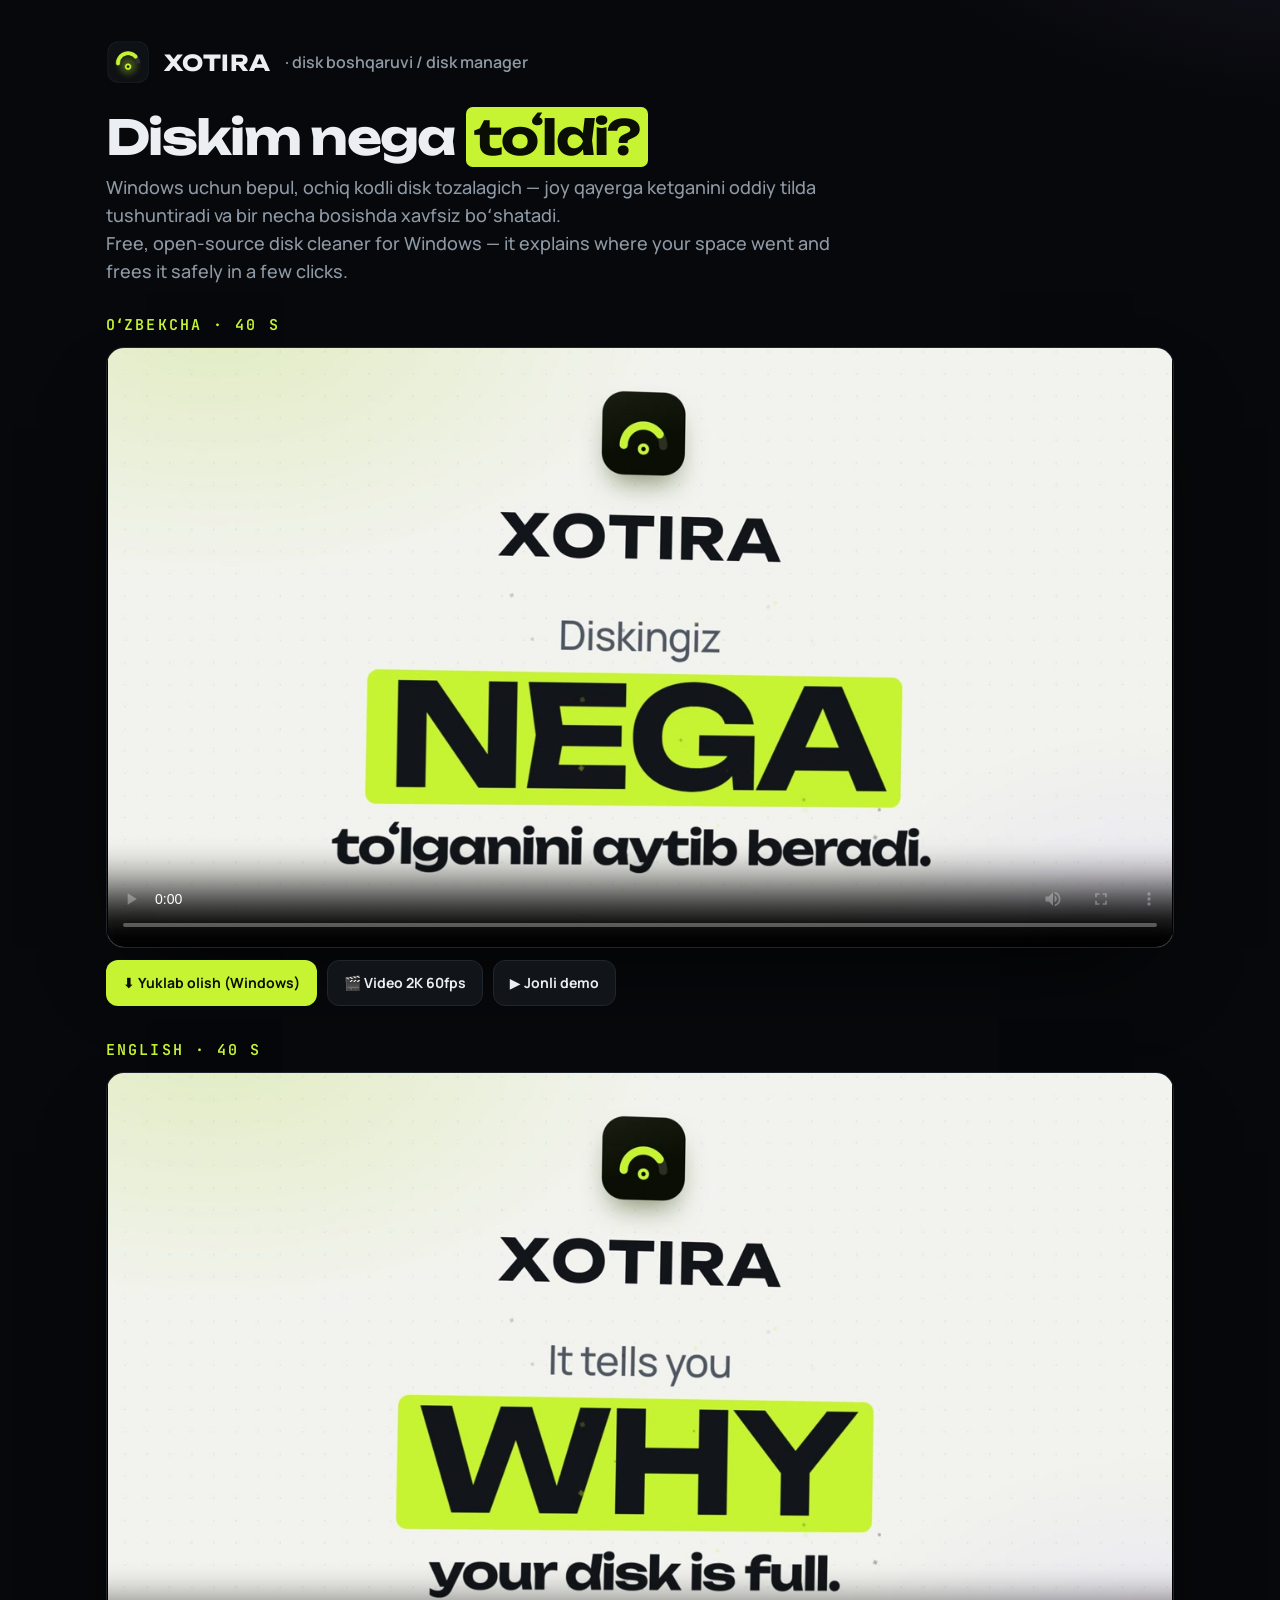
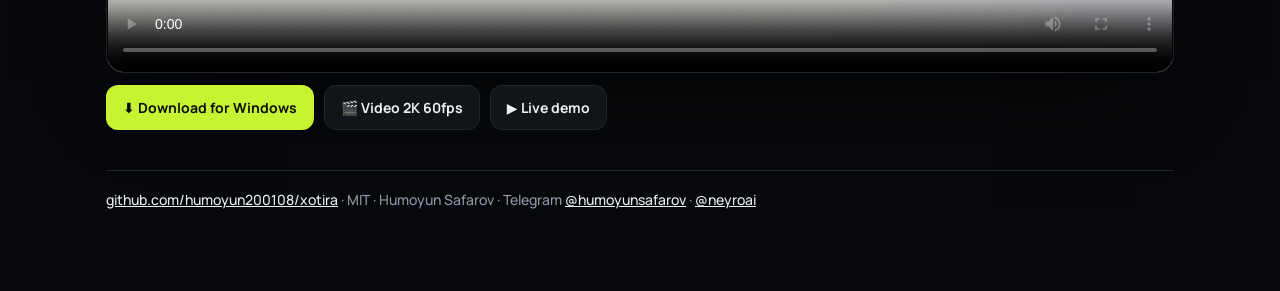
<file: promo/index.html>
<!doctype html>
<html lang="uz">
<head>
<meta charset="utf-8">
<meta name="viewport" content="width=device-width, initial-scale=1">
<title>Xotira — promo video</title>
<meta name="description" content="Xotira — Windows uchun bepul, ochiq kodli disk tozalagich. Promo video (oʻzbekcha va inglizcha).">
<meta property="og:title" content="Xotira — Why is my disk full?">
<meta property="og:description" content="Free, open-source disk cleaner for Windows. 40-second promo in Uzbek and English.">
<meta property="og:image" content="https://humoyun200108.github.io/xotira/promo/poster_en.jpg">
<meta property="og:type" content="video.other">
<link rel="icon" href="../assets/icon.png">
<link rel="stylesheet" href="../assets/fonts/fonts.css">
<style>
  :root { --bg: #07080b; --card: #111419; --line: #20262e; --text: #ebeff4; --muted: #8e99a6; --lime: #c6f432; }
  * { box-sizing: border-box; }
  body { margin: 0; background: var(--bg); color: var(--text); font: 500 16px/1.55 Manrope, 'Segoe UI', system-ui, sans-serif;
         background-image: radial-gradient(1100px 520px at -8% -18%, rgba(198,244,50,.10), transparent 60%), radial-gradient(900px 440px at 108% -8%, rgba(167,139,250,.12), transparent 60%); }
  .wrap { max-width: 1100px; margin: 0 auto; padding: 40px 16px 80px; }
  header { display: flex; align-items: center; gap: 14px; margin-bottom: 28px; }
  header img { width: 44px; height: 44px; border-radius: 12px; }
  header b { font: 700 22px Unbounded, sans-serif; letter-spacing: .02em; }
  header span { color: var(--muted); font-weight: 600; }
  h1 { font: 700 clamp(28px, 5vw, 48px)/1.08 Unbounded, sans-serif; letter-spacing: -.035em; margin: 0 0 10px; }
  h1 em { font-style: normal; background: var(--lime); color: #0b0e04; padding: 0 .18em; border-radius: .14em; }
  .lead { color: var(--muted); font-size: 18px; margin: 0 0 30px; max-width: 760px; }
  section { margin: 0 0 34px; }
  section h2 { font: 700 15px 'JetBrains Mono', monospace; letter-spacing: .14em; text-transform: uppercase; color: var(--lime); margin: 0 0 12px; }
  video { width: 100%; aspect-ratio: 16 / 9; display: block; border-radius: 18px; background: #000; border: 1px solid var(--line); box-shadow: 0 40px 90px -40px rgba(0,0,0,.9); }
  .row { display: flex; flex-wrap: wrap; gap: 10px; margin-top: 12px; }
  a.btn { display: inline-flex; align-items: center; gap: 8px; padding: 11px 16px; border-radius: 12px; border: 1px solid var(--line); background: var(--card); color: var(--text); text-decoration: none; font-weight: 700; font-size: 14px; }
  a.btn.primary { background: var(--lime); color: #0b0e04; border-color: transparent; }
  a.btn:hover { border-color: var(--lime); }
  footer { color: var(--muted); font-size: 14px; border-top: 1px solid var(--line); padding-top: 18px; margin-top: 40px; }
  footer a { color: var(--text); }
</style>
</head>
<body>
<div class="wrap">
  <header><img src="../assets/icon.png" alt=""><b>XOTIRA</b><span>· disk boshqaruvi / disk manager</span></header>
  <h1>Diskim nega <em>toʻldi?</em></h1>
  <p class="lead">Windows uchun bepul, ochiq kodli disk tozalagich — joy qayerga ketganini oddiy tilda tushuntiradi va bir necha bosishda xavfsiz boʻshatadi.<br>
    Free, open-source disk cleaner for Windows — it explains where your space went and frees it safely in a few clicks.</p>

  <section id="uz">
    <h2>Oʻzbekcha · 40 s</h2>
    <video controls playsinline preload="metadata" poster="thumb_uz.jpg" src="xotira_promo_uz_1080p.mp4"></video>
    <div class="row">
      <a class="btn primary" href="https://github.com/humoyun200108/xotira/releases/latest">⬇ Yuklab olish (Windows)</a>
      <a class="btn" href="https://github.com/humoyun200108/xotira/releases/download/v1.0.0/Xotira_promo_UZ_2K_60fps.mp4">🎬 Video 2K 60fps</a>
      <a class="btn" href="../?demo=1&lang=uz">▶ Jonli demo</a>
    </div>
  </section>

  <section id="en">
    <h2>English · 40 s</h2>
    <video controls playsinline preload="metadata" poster="thumb_en.jpg" src="xotira_promo_en_1080p.mp4"></video>
    <div class="row">
      <a class="btn primary" href="https://github.com/humoyun200108/xotira/releases/latest">⬇ Download for Windows</a>
      <a class="btn" href="https://github.com/humoyun200108/xotira/releases/download/v1.0.0/Xotira_promo_EN_2K_60fps.mp4">🎬 Video 2K 60fps</a>
      <a class="btn" href="../?demo=1&lang=en">▶ Live demo</a>
    </div>
  </section>

  <footer>
    <a href="https://github.com/humoyun200108/xotira">github.com/humoyun200108/xotira</a> · MIT ·
    Humoyun Safarov · Telegram <a href="https://t.me/humoyunsafarov">@humoyunsafarov</a> · <a href="https://t.me/neyroai">@neyroai</a>
  </footer>
</div>
</body>
</html>
</file>
<file: assets/fonts/fonts.css>
/* Manrope, Unbounded, JetBrains Mono — SIL Open Font License 1.1 (see OFL-*.txt) */
/* cyrillic */
@font-face {
  font-family: 'JetBrains Mono';
  font-style: normal;
  font-weight: 500 600;
  font-display: swap;
  src: url(JetBrainsMono-cyrillic.woff2) format('woff2');
  unicode-range: U+0301, U+0400-045F, U+0490-0491, U+04B0-04B1, U+2116;
}
/* latin-ext */
@font-face {
  font-family: 'JetBrains Mono';
  font-style: normal;
  font-weight: 500 600;
  font-display: swap;
  src: url(JetBrainsMono-latin-ext.woff2) format('woff2');
  unicode-range: U+0100-02BA, U+02BD-02C5, U+02C7-02CC, U+02CE-02D7, U+02DD-02FF, U+0304, U+0308, U+0329, U+1D00-1DBF, U+1E00-1E9F, U+1EF2-1EFF, U+2020, U+20A0-20AB, U+20AD-20C4, U+2113, U+2C60-2C7F, U+A720-A7FF;
}
/* latin */
@font-face {
  font-family: 'JetBrains Mono';
  font-style: normal;
  font-weight: 500 600;
  font-display: swap;
  src: url(JetBrainsMono-latin.woff2) format('woff2');
  unicode-range: U+0000-00FF, U+0131, U+0152-0153, U+02BB-02BC, U+02C6, U+02DA, U+02DC, U+0304, U+0308, U+0329, U+2000-206F, U+20AC, U+2122, U+2191, U+2193, U+2212, U+2215, U+FEFF, U+FFFD;
}
/* cyrillic */
@font-face {
  font-family: 'Manrope';
  font-style: normal;
  font-weight: 400 800;
  font-display: swap;
  src: url(Manrope-cyrillic.woff2) format('woff2');
  unicode-range: U+0301, U+0400-045F, U+0490-0491, U+04B0-04B1, U+2116;
}
/* latin-ext */
@font-face {
  font-family: 'Manrope';
  font-style: normal;
  font-weight: 400 800;
  font-display: swap;
  src: url(Manrope-latin-ext.woff2) format('woff2');
  unicode-range: U+0100-02BA, U+02BD-02C5, U+02C7-02CC, U+02CE-02D7, U+02DD-02FF, U+0304, U+0308, U+0329, U+1D00-1DBF, U+1E00-1E9F, U+1EF2-1EFF, U+2020, U+20A0-20AB, U+20AD-20C4, U+2113, U+2C60-2C7F, U+A720-A7FF;
}
/* latin */
@font-face {
  font-family: 'Manrope';
  font-style: normal;
  font-weight: 400 800;
  font-display: swap;
  src: url(Manrope-latin.woff2) format('woff2');
  unicode-range: U+0000-00FF, U+0131, U+0152-0153, U+02BB-02BC, U+02C6, U+02DA, U+02DC, U+0304, U+0308, U+0329, U+2000-206F, U+20AC, U+2122, U+2191, U+2193, U+2212, U+2215, U+FEFF, U+FFFD;
}
/* cyrillic */
@font-face {
  font-family: 'Unbounded';
  font-style: normal;
  font-weight: 500 700;
  font-display: swap;
  src: url(Unbounded-cyrillic.woff2) format('woff2');
  unicode-range: U+0301, U+0400-045F, U+0490-0491, U+04B0-04B1, U+2116;
}
/* latin-ext */
@font-face {
  font-family: 'Unbounded';
  font-style: normal;
  font-weight: 500 700;
  font-display: swap;
  src: url(Unbounded-latin-ext.woff2) format('woff2');
  unicode-range: U+0100-02BA, U+02BD-02C5, U+02C7-02CC, U+02CE-02D7, U+02DD-02FF, U+0304, U+0308, U+0329, U+1D00-1DBF, U+1E00-1E9F, U+1EF2-1EFF, U+2020, U+20A0-20AB, U+20AD-20C4, U+2113, U+2C60-2C7F, U+A720-A7FF;
}
/* latin */
@font-face {
  font-family: 'Unbounded';
  font-style: normal;
  font-weight: 500 700;
  font-display: swap;
  src: url(Unbounded-latin.woff2) format('woff2');
  unicode-range: U+0000-00FF, U+0131, U+0152-0153, U+02BB-02BC, U+02C6, U+02DA, U+02DC, U+0304, U+0308, U+0329, U+2000-206F, U+20AC, U+2122, U+2191, U+2193, U+2212, U+2215, U+FEFF, U+FFFD;
}
</file>
